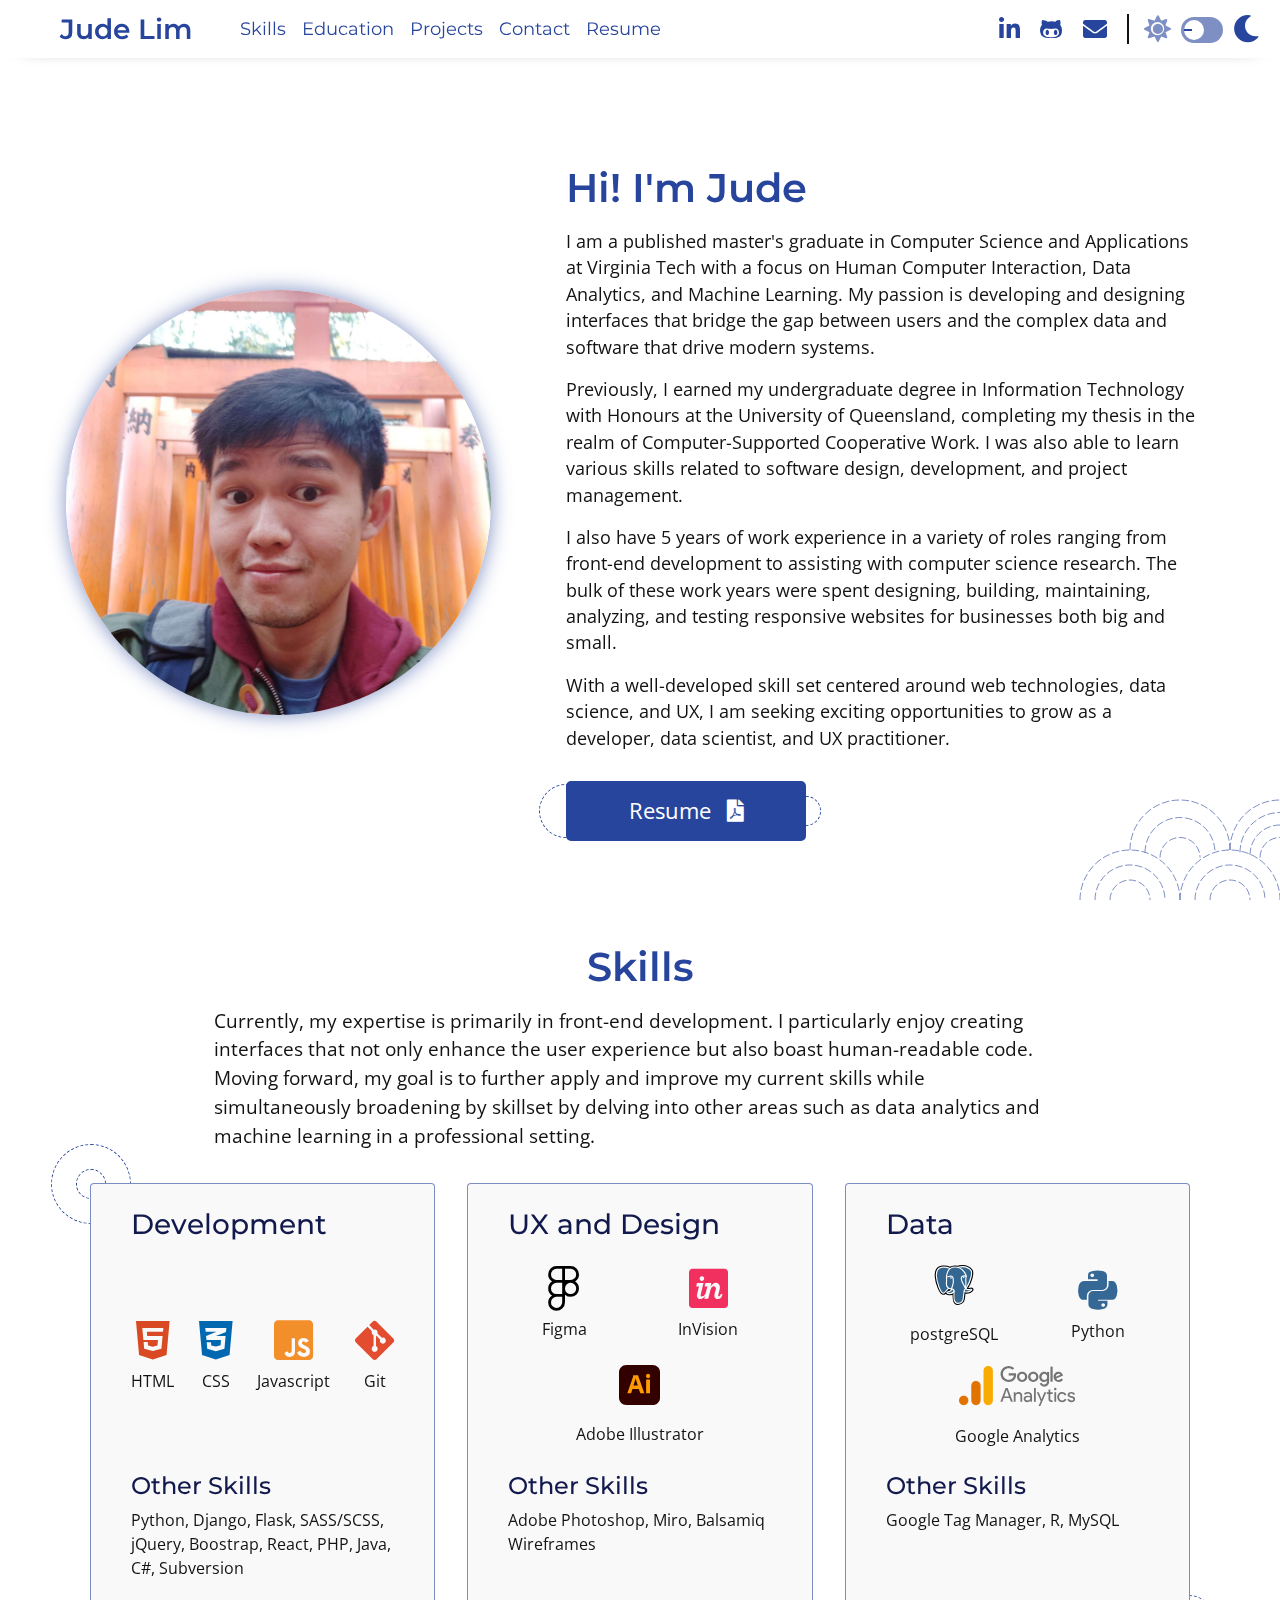
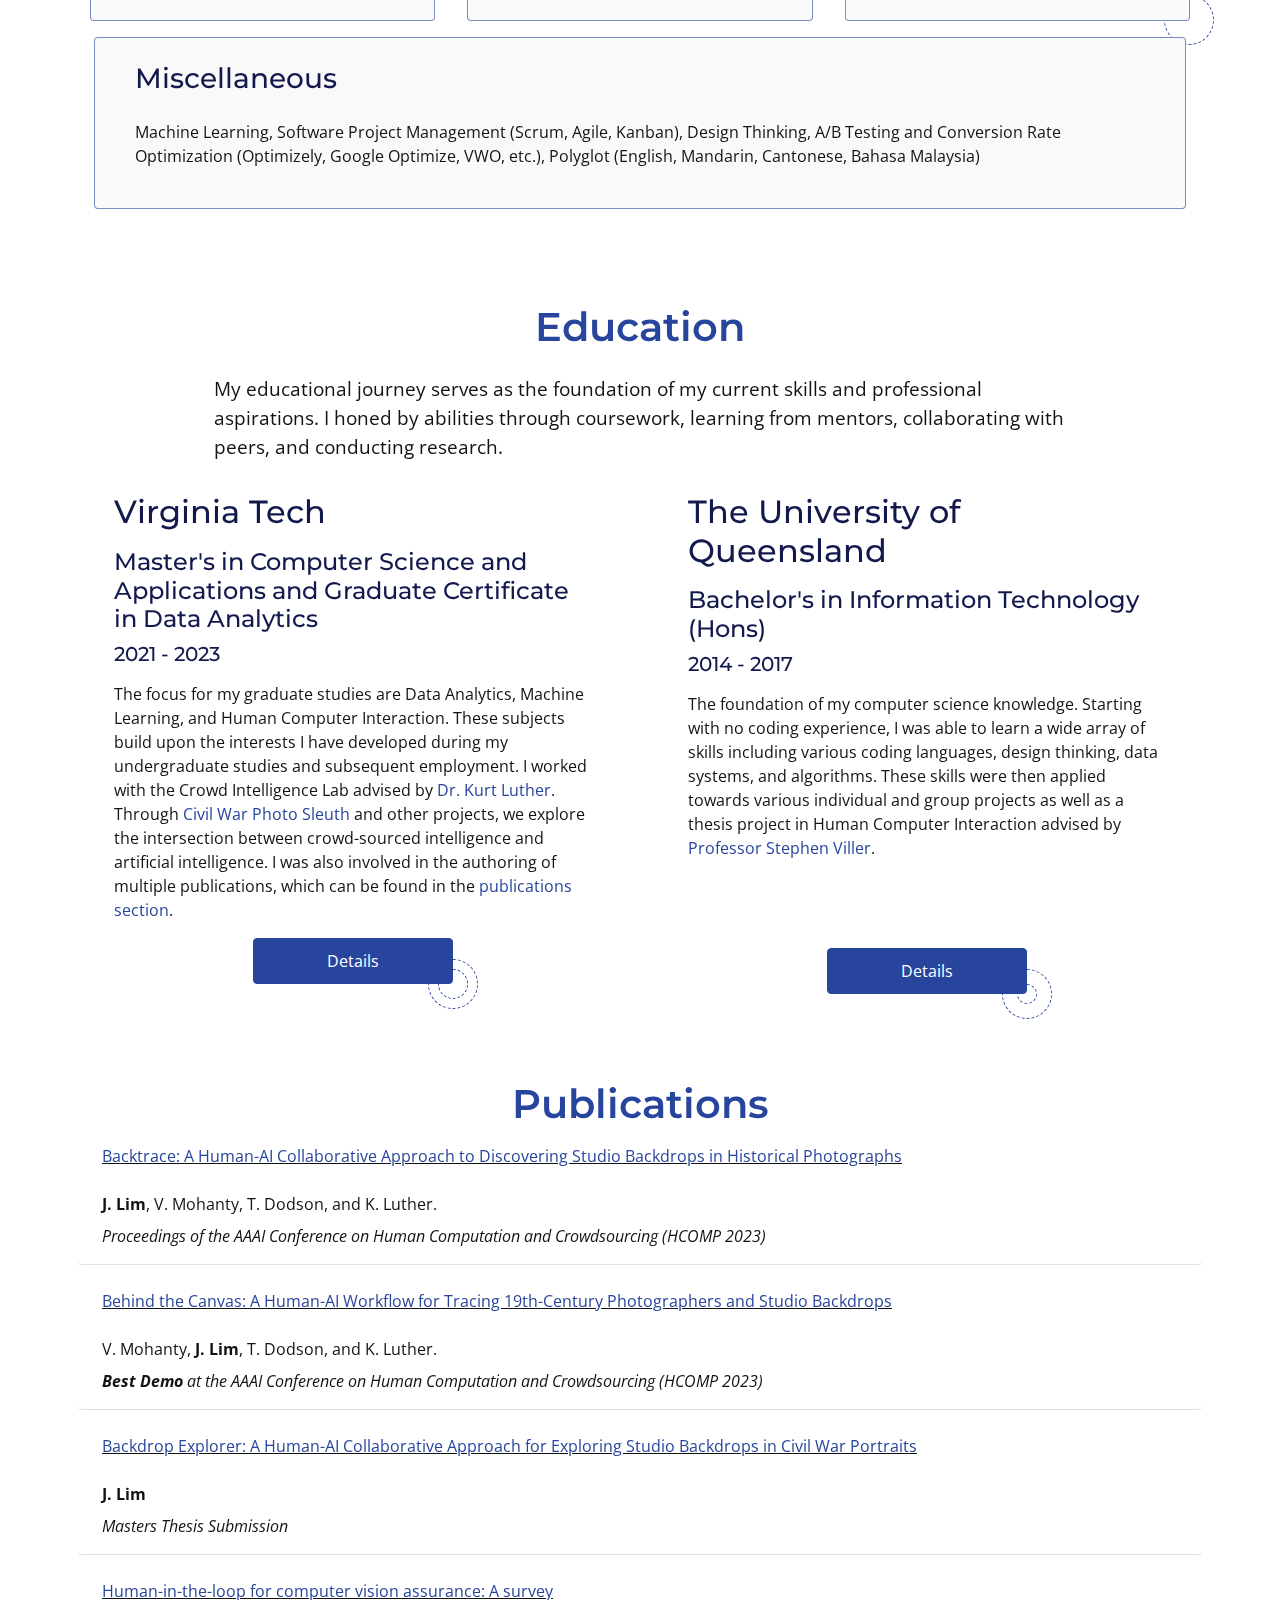
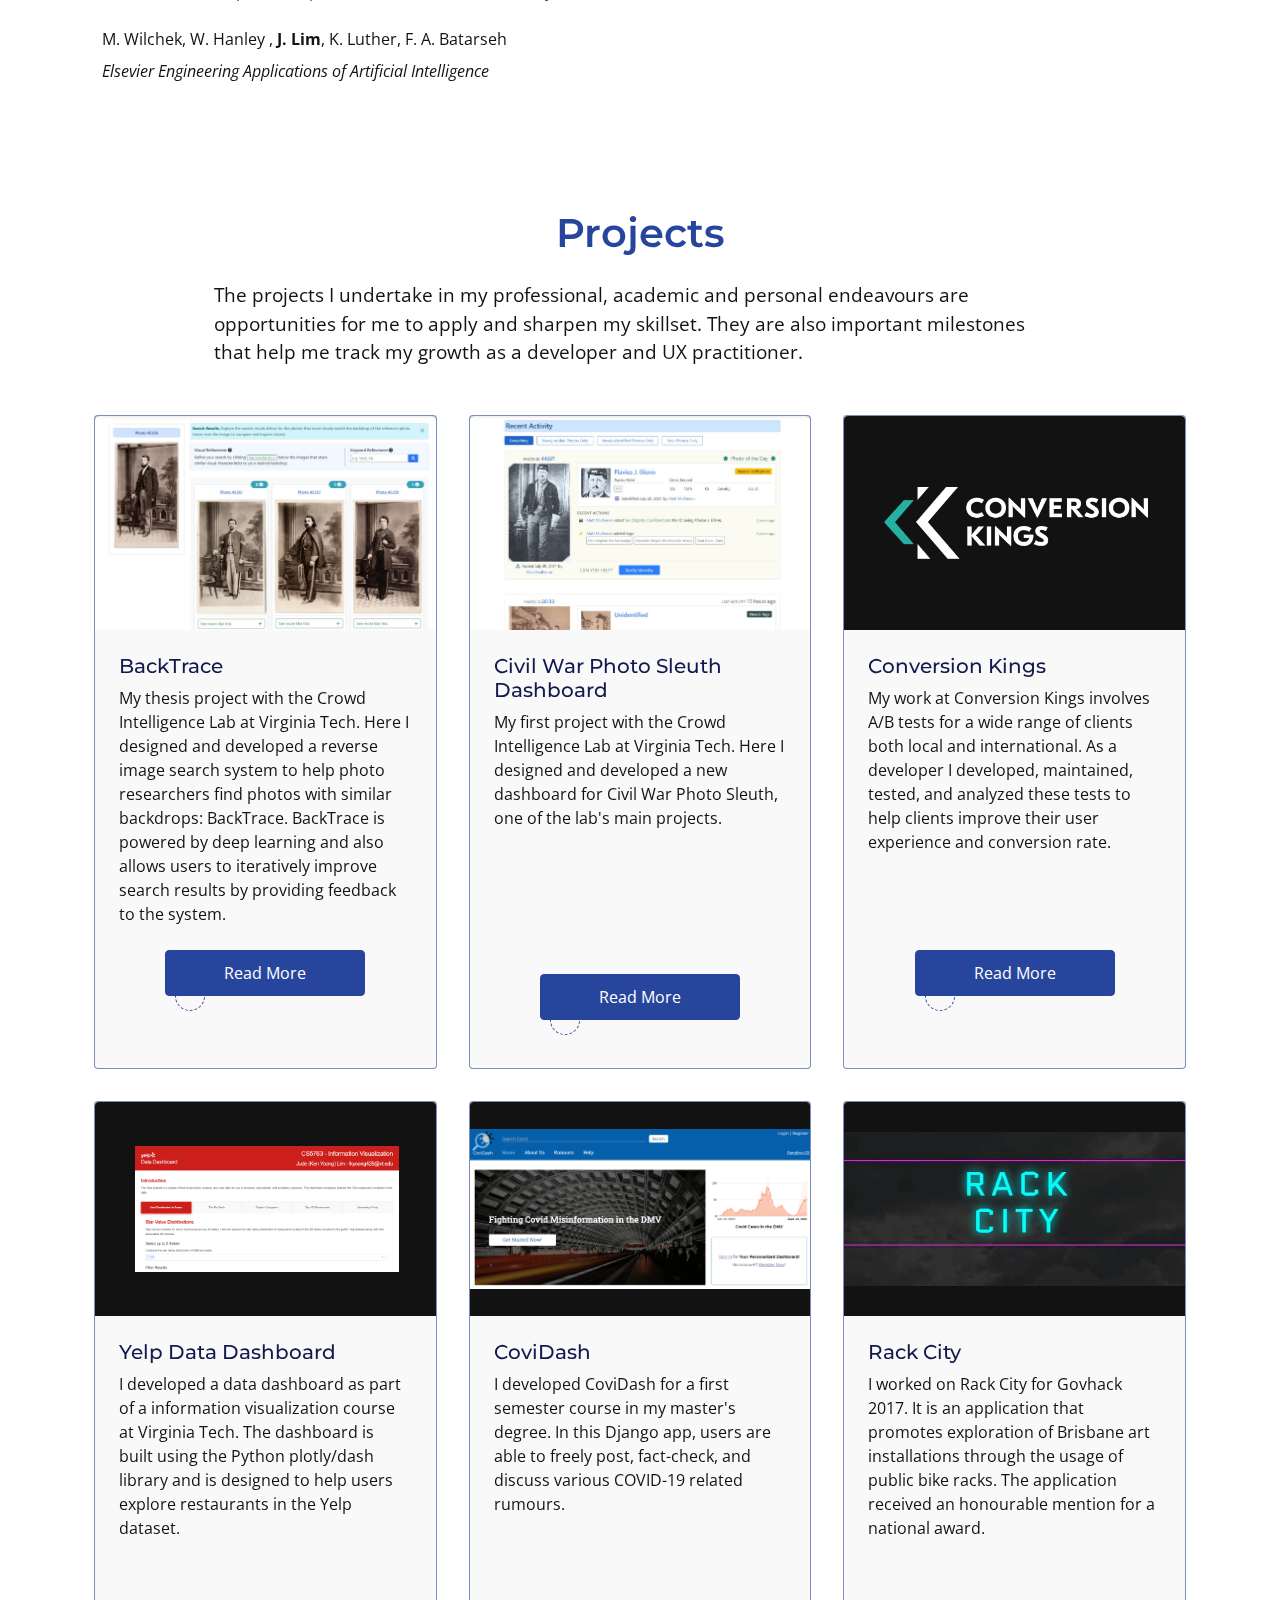
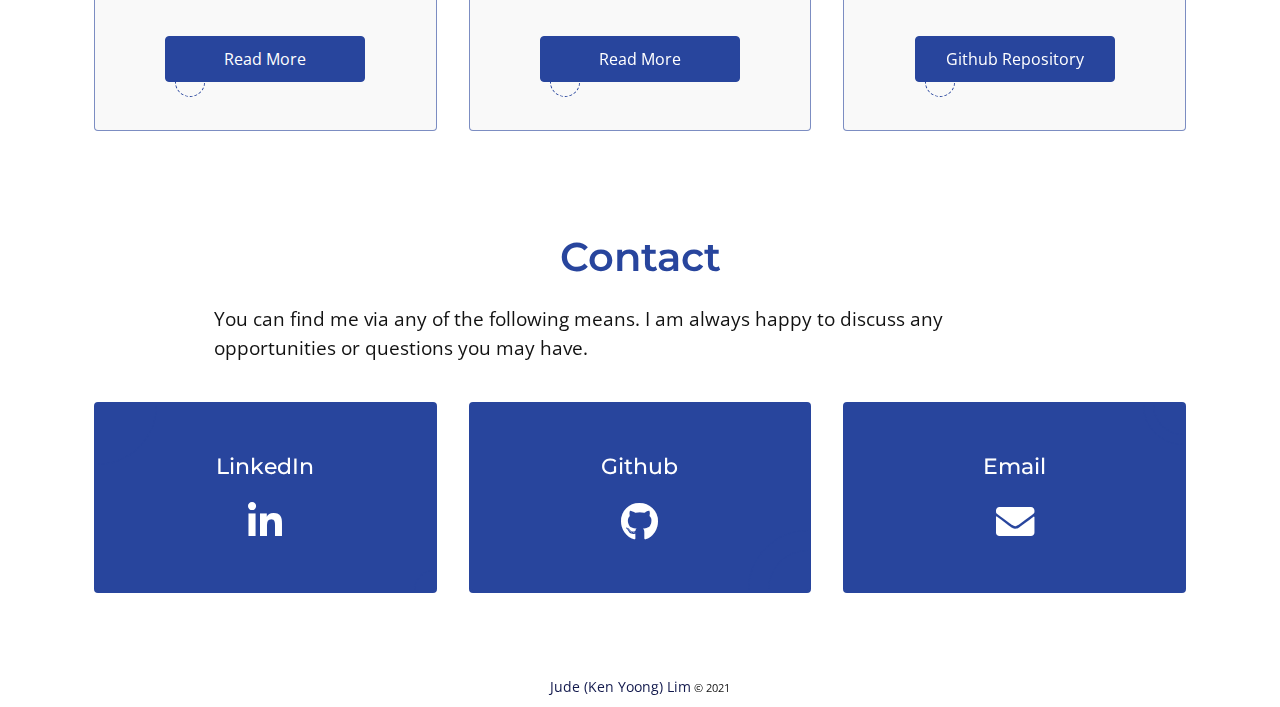
<file: index.html>
<!doctype html>
<html lang="en">

<head>
    <meta charset="utf-8">
    <meta name="viewport" content="width=device-width, initial-scale=1, maximum-scale=1, user-scalable=no">
    <link rel="icon" type="image/ico" href="img/logo.ico">

    <title>Jude Lim's Personal Homepage</title>

    <!--Stylesheets-->
    <link rel="stylesheet" href="css/normalize.css">
    <link rel="stylesheet" href="css/slick-theme.css">
    <link rel="stylesheet" href="css/slick.css">
    <link rel="stylesheet" href="css/bootstrap.min.css">
    <link rel="stylesheet" href="css/style.css">
    <link rel="stylesheet" href="css/all.min.css">
    <link rel="preconnect" href="https://fonts.googleapis.com">
    <link rel="preconnect" href="https://fonts.gstatic.com" crossorigin>
    <link
        href="https://fonts.googleapis.com/css2?family=Montserrat:ital,wght@0,100;0,400;0,600;1,100;1,400;1,600&family=Open+Sans:ital,wght@0,400;0,600;0,700;1,400;1,600;1,700&display=swap"
        rel="stylesheet">

    <!--Scripts-->
    <script src="js/jquery-3.6.0.min.js" defer></script>
    <script src="js/bootstrap.bundle.min.js" defer></script>
    <script src="js/slick.min.js" defer></script>
    <script src="js/scripts.js" defer></script>

</head>

<body>
    <noscript>You need to enable JavaScript to run this app.</noscript>

    <header>
        <nav class="navbar fixed-top navbar-expand-lg">
            <div class="mobo-toggle">
                <div class="top"></div>
                <div class="mid"></div>
                <div class="bot"></div>
            </div>

            <div class="collapse navbar-collapse" id="navbarNav">
                <a href="#bio" class="nav-name">
                    Jude Lim
                </a>

                <ul class="navbar-nav">
                    <li class="nav-item">
                        <a class="nav-link" href="#skills">Skills</a>
                    </li>
                    <li class="nav-item">
                        <a class="nav-link" href="#education">Education</a>
                    </li>
                    <li class="nav-item">
                        <a class="nav-link" href="#projects">Projects</a>
                    </li>
                    <li class="nav-item">
                        <a class="nav-link" href="#contact">Contact</a>
                    </li>
                    <li class="nav-item">
                        <a href="/download/Resume.pdf" target="_blank" rel="noopener noreferrer" class="nav-link"
                            href="#">Resume</a>
                    </li>
                </ul>
            </div>

            <div class="d-flex align-items-center nav-right">
                <div class="d-flex justify-content-end socials">
                    <a target="_blank" rel="noopener noreferrer" href="https://www.linkedin.com/in/jude-lim-9a2612101/">

                        <i class="fab fa-linkedin-in"></i>
                    </a>
                    <a target="_blank" rel="noopener noreferrer" href="https://github.com/KenLim4337/">

                        <i class="fab fa-github-alt"></i>
                    </a>
                    <a target="_blank" rel="noopener noreferrer" href="mailto:lkyoong428@gmail.com">

                        <i class="fas fa-envelope"></i>
                    </a>
                </div>
                <div class="toggle-wrap">


                    <button class="modeToggle" data-toggle="tooltip" data-placement="top"
                        title="Click to toggle dark mode!">
                        <div class="toggleInner">
                            <div class="toggleCircle"></div>
                        </div>
                    </button>

                    <i class="darkIcon fas fa-sun"></i>

                    <i class="lightIcon fas fa-moon"></i>
                </div>
            </div>
        </nav>
    </header>

    <main>
        <section id="bio" class="container bio-block p-2">
            <div class="row align-items-center">
                <div class="head-wrap">
                    <img class="headshot" src="img/headshot.jpg" alt="Headshot">
                </div>
                <div class="bio-text py-3">
                    <h1>Hi! I'm Jude</h1>

                    <div class="bio-body pt-2">
                        <p>
                            I am a published master's graduate in Computer Science and Applications at Virginia Tech with a focus on
                            Human Computer Interaction, Data Analytics, and Machine Learning. My passion is developing
                            and designing interfaces that bridge the gap between users and the complex data and software
                            that drive modern systems.
                        </p>

                        <p>
                            Previously, I earned my undergraduate degree in Information Technology with Honours at the
                            University of
                            Queensland, completing my thesis in the realm of Computer-Supported Cooperative Work. I was
                            also able to learn various skills related to software design, development, and project
                            management.
                        </p>

                        <p>
                            I also have 5 years of work experience in a variety of roles ranging from front-end
                            development to assisting with computer science research. The bulk of these work years were spent designing, building, maintaining, analyzing, and testing responsive websites for businesses both big and small.
                        </p>

                        <p>
                            With a well-developed skill set centered around web technologies, data science, and UX, I am seeking 
                            exciting opportunities to grow as a developer, data scientist, and UX practitioner.
                        </p>

                        <div class="cta-wrap">
                            <a href="/download/Resume.pdf" target="_blank" rel="noopener noreferrer"
                                class="resume-cta d-block">Resume <i class="fas fa-file-pdf"></i></a>
                        </div>
                    </div>
                </div>
            </div>
        </section>

        <section id="skills" class="container skills-block p-2">
            <h1 class="text-center">Skills</h1>

            <div class="section-sub-header text-left my-3 px-4">
                Currently, my expertise is primarily in front-end development. I particularly enjoy creating interfaces that not only enhance the user experience but also boast human-readable code. Moving forward, my goal is to further apply and improve my current skills while simultaneously broadening by skillset by delving into other areas such as data analytics and machine learning in a professional setting.
            </div>

            <div class="skill-wrapper row px-2 mt-4">
                <!--Dev, UX/Design, Data-->
                <div class="col-lg-4 p-2 px-3">
                    <div class="card rounded p-4 pb-2">
                        <h3 class="text-left ps-3 pe-3">Development</h3>

                        <div class="card-body">
                            <div class="highlighted-skills">
                                <div class="row justify-content-around align-items-center">
                                    <span class="key-skill d-inline-block" data-toggle="tooltip" data-placement="top"
                                        title="HTML"><i class="fab fa-html5"></i>
                                        <div>HTML</div>
                                    </span>
                                    <span class="key-skill d-inline-block" data-toggle="tooltip" data-placement="top"
                                        title="CSS"><i class="fab fa-css3-alt"></i>
                                        <div>CSS</div>
                                    </span>
                                    <span class="key-skill d-inline-block" data-toggle="tooltip" data-placement="top"
                                        title="Javascript" data-toggle="tooltip" data-placement="top"
                                        title="Javascript"><i class="fab fa-js-square"></i>
                                        <div>Javascript</div>
                                    </span>
                                    <span class="key-skill d-inline-block" data-toggle="tooltip" data-placement="top"
                                        title="Git"><i class="fab fa-git-alt"></i>
                                        <div>Git</div>
                                    </span>
                                </div>
                            </div>

                            <div class="other-skills mt-1">
                                <h4 class="text-left">Other Skills</h4>
                                <p class="text-left">
                                    Python, Django, Flask, SASS/SCSS, jQuery, Boostrap, React, PHP, Java, C#, Subversion
                                </p>
                            </div>
                        </div>
                    </div>
                </div>
                <div class="col-lg-4 p-2 px-3">
                    <div class="card rounded p-4 pb-2 pb-3">
                        <h3 class="text-left ps-3 pe-3">UX and Design</h3>

                        <div class="card-body">
                            <div class="highlighted-skills">
                                <div class="row justify-content-around align-items-center">
                                    <span class="key-skill d-inline-block" data-toggle="tooltip" data-placement="top"
                                        title="Figma"><i class="fab fa-figma"></i>
                                        <div>Figma</div>
                                    </span>

                                    <span class="key-skill d-inline-block" data-toggle="tooltip" data-placement="top"
                                        title="InVision"><i class="fab fa-invision"></i>
                                        <div>InVision</div>
                                    </span>

                                    <span class="key-skill d-inline-block" data-toggle="tooltip" data-placement="top"
                                        title="Adobe Illustrator"><i>
                                            <svg xmlns="http://www.w3.org/2000/svg"
                                                style="enable-background:new 0 0 240 234" version="1.1"
                                                viewBox="0 0 240 234" xml:space="preserve">
                                                <title>Adobe Illustrator CC logo</title>
                                                <style type="text/css">
                                                    .st0 {
                                                        fill: #330000;
                                                    }

                                                    .st1 {
                                                        fill: #FF9A00;
                                                    }
                                                </style>
                                                <g id="vlpa">
                                                    <g id="vlpb">
                                                        <g id="vlpc">
                                                            <g id="vlpd">
                                                                <path class="st0"
                                                                    d="M42.5,0h155C221,0,240,19,240,42.5v149c0,23.5-19,42.5-42.5,42.5h-155C19,234,0,215,0,191.5v-149      C0,19,19,0,42.5,0z" />
                                                            </g>
                                                        </g>
                                                    </g>
                                                    <g id="vlpe">
                                                        <g id="vlpf">
                                                            <path class="st1"
                                                                d="m116 140h-37.2l-7.6 23.5c-0.2 0.9-1 1.5-1.9 1.4h-18.8c-1.1 0-1.4-0.6-1.1-1.8l32.2-92.7c0.3-1 0.6-2.1 1-3.3 0.4-2.1 0.6-4.3 0.6-6.5-0.1-0.5 0.3-1 0.8-1.1h0.3 25.6c0.8 0 1.2 0.3 1.3 0.8l36.5 103c0.3 1.1 0 1.6-1 1.6h-20.9c-0.7 0.1-1.4-0.4-1.6-1.1l-8.2-23.8zm-31.4-20.3h25.4c-0.6-2.1-1.4-4.6-2.3-7.2-0.9-2.7-1.8-5.6-2.7-8.6-1-3.1-1.9-6.1-2.9-9.2s-1.9-6-2.7-8.9c-0.8-2.8-1.5-5.4-2.2-7.8h-0.2c-0.9 4.3-2 8.6-3.4 12.9-1.5 4.8-3 9.8-4.6 14.8-1.4 5.1-2.9 9.8-4.4 14z" />
                                                            <path class="st1"
                                                                d="m170 77c-3.3 0.1-6.5-1.2-8.9-3.5-2.3-2.5-3.5-5.8-3.4-9.2-0.1-3.4 1.2-6.6 3.6-8.9s5.6-3.5 8.9-3.5c3.9 0 6.9 1.2 9.1 3.5 2.2 2.4 3.4 5.6 3.3 8.9 0.1 3.4-1.1 6.7-3.5 9.2-2.3 2.4-5.7 3.7-9.1 3.5zm-11.2 86.8v-77c0-1 0.4-1.4 1.3-1.4h19.8c0.9 0 1.3 0.5 1.3 1.4v77c0 1.1-0.4 1.6-1.3 1.6h-19.6c-1 0-1.5-0.6-1.5-1.6z" />
                                                        </g>
                                                    </g>
                                                </g>
                                            </svg>
                                        </i>
                                        <div>Adobe Illustrator</div>
                                    </span>
                                </div>
                            </div>

                            <div class="other-skills mt-1">
                                <h4 class="text-left">Other Skills</h4>
                                <p class="text-left">
                                    Adobe Photoshop, Miro, Balsamiq Wireframes
                                </p>
                            </div>
                        </div>
                    </div>
                </div>

                <div class="col-lg-4 p-2 px-3">
                    <div class="card rounded p-4 pb-2">
                        <h3 class="text-left ps-3 pe-3">Data</h3>

                        <div class="card-body">
                            <div class="highlighted-skills">
                                <div class="row justify-content-around align-items-center">

                                    <span class="key-skill d-inline-block" data-toggle="tooltip" data-placement="top"
                                        title="postgreSQL"><i>
                                            <svg xmlns="http://www.w3.org/2000/svg" height="64" viewBox="0 0 25.6 25.6"
                                                width="64">
                                                <style>
                                                    .B {
                                                        stroke-linecap: round
                                                    }

                                                    .C {
                                                        stroke-linejoin: round
                                                    }

                                                    .D {
                                                        stroke-linejoin: miter
                                                    }

                                                    .E {
                                                        stroke-width: .716
                                                    }
                                                </style>
                                                <g fill="none" stroke="#fff">
                                                    <path
                                                        d="M18.983 18.636c.163-1.357.114-1.555 1.124-1.336l.257.023c.777.035 1.793-.125 2.4-.402 1.285-.596 2.047-1.592.78-1.33-2.89.596-3.1-.383-3.1-.383 3.053-4.53 4.33-10.28 3.227-11.687-3.004-3.84-8.205-2.024-8.292-1.976l-.028.005c-.57-.12-1.2-.19-1.93-.2-1.308-.02-2.3.343-3.054.914 0 0-9.277-3.822-8.846 4.807.092 1.836 2.63 13.9 5.66 10.25C8.29 15.987 9.36 14.86 9.36 14.86c.53.353 1.167.533 1.834.468l.052-.044a2.01 2.01 0 0 0 .021.518c-.78.872-.55 1.025-2.11 1.346-1.578.325-.65.904-.046 1.056.734.184 2.432.444 3.58-1.162l-.046.183c.306.245.285 1.76.33 2.842s.116 2.093.337 2.688.48 2.13 2.53 1.7c1.713-.367 3.023-.896 3.143-5.81"
                                                        fill="#000" stroke="#000" stroke-linecap="butt"
                                                        stroke-width="2.149" class="D" />
                                                    <path
                                                        d="M23.535 15.6c-2.89.596-3.1-.383-3.1-.383 3.053-4.53 4.33-10.28 3.228-11.687-3.004-3.84-8.205-2.023-8.292-1.976l-.028.005a10.31 10.31 0 0 0-1.929-.201c-1.308-.02-2.3.343-3.054.914 0 0-9.278-3.822-8.846 4.807.092 1.836 2.63 13.9 5.66 10.25C8.29 15.987 9.36 14.86 9.36 14.86c.53.353 1.167.533 1.834.468l.052-.044a2.02 2.02 0 0 0 .021.518c-.78.872-.55 1.025-2.11 1.346-1.578.325-.65.904-.046 1.056.734.184 2.432.444 3.58-1.162l-.046.183c.306.245.52 1.593.484 2.815s-.06 2.06.18 2.716.48 2.13 2.53 1.7c1.713-.367 2.6-1.32 2.725-2.906.088-1.128.286-.962.3-1.97l.16-.478c.183-1.53.03-2.023 1.085-1.793l.257.023c.777.035 1.794-.125 2.39-.402 1.285-.596 2.047-1.592.78-1.33z"
                                                        fill="#336791" stroke="none" />
                                                    <g class="E">
                                                        <g class="B">
                                                            <path
                                                                d="M12.814 16.467c-.08 2.846.02 5.712.298 6.4s.875 2.05 2.926 1.612c1.713-.367 2.337-1.078 2.607-2.647l.633-5.017M10.356 2.2S1.072-1.596 1.504 7.033c.092 1.836 2.63 13.9 5.66 10.25C8.27 15.95 9.27 14.907 9.27 14.907m6.1-13.4c-.32.1 5.164-2.005 8.282 1.978 1.1 1.407-.175 7.157-3.228 11.687"
                                                                class="C" />
                                                            <path
                                                                d="M20.425 15.17s.2.98 3.1.382c1.267-.262.504.734-.78 1.33-1.054.49-3.418.615-3.457-.06-.1-1.745 1.244-1.215 1.147-1.652-.088-.394-.69-.78-1.086-1.744-.347-.84-4.76-7.29 1.224-6.333.22-.045-1.56-5.7-7.16-5.782S7.99 8.196 7.99 8.196"
                                                                stroke-linejoin="bevel" />
                                                        </g>
                                                        <g class="C">
                                                            <path
                                                                d="M11.247 15.768c-.78.872-.55 1.025-2.11 1.346-1.578.325-.65.904-.046 1.056.734.184 2.432.444 3.58-1.163.35-.49-.002-1.27-.482-1.468-.232-.096-.542-.216-.94.23z" />
                                                            <path
                                                                d="M11.196 15.753c-.08-.513.168-1.122.433-1.836.398-1.07 1.316-2.14.582-5.537-.547-2.53-4.22-.527-4.22-.184s.166 1.74-.06 3.365c-.297 2.122 1.35 3.916 3.246 3.733"
                                                                class="B" />
                                                        </g>
                                                    </g>
                                                    <g fill="#fff" class="D">
                                                        <path
                                                            d="M10.322 8.145c-.017.117.215.43.516.472s.558-.202.575-.32-.215-.246-.516-.288-.56.02-.575.136z"
                                                            stroke-width=".239" />
                                                        <path
                                                            d="M19.486 7.906c.016.117-.215.43-.516.472s-.56-.202-.575-.32.215-.246.516-.288.56.02.575.136z"
                                                            stroke-width=".119" />
                                                    </g>
                                                    <path
                                                        d="M20.562 7.095c.05.92-.198 1.545-.23 2.524-.046 1.422.678 3.05-.413 4.68"
                                                        class="B C E" />
                                                </g>
                                            </svg>
                                        </i>
                                        <div>postgreSQL</div>
                                    </span>

                                    <span class="key-skill d-inline-block" data-toggle="tooltip" data-placement="top"
                                        title="Python"><i class="fab fa-python"></i></i>
                                        <div>Python</div>
                                    </span>

                                    <span class="key-skill d-inline-block" data-toggle="tooltip" data-placement="top"
                                        title="Google Analytics"><i>
                                            <svg xmlns:dc="http://purl.org/dc/elements/1.1/"
                                                xmlns:cc="http://creativecommons.org/ns#"
                                                xmlns:rdf="http://www.w3.org/1999/02/22-rdf-syntax-ns#"
                                                xmlns:svg="http://www.w3.org/2000/svg"
                                                xmlns="http://www.w3.org/2000/svg"
                                                xmlns:xlink="http://www.w3.org/1999/xlink"
                                                xmlns:sodipodi="http://sodipodi.sourceforge.net/DTD/sodipodi-0.dtd"
                                                xmlns:inkscape="http://www.inkscape.org/namespaces/inkscape"
                                                inkscape:version="1.0 (4035a4f, 2020-05-01)"
                                                sodipodi:docname="Analytics_1.svg" id="svg4243" version="1.1"
                                                viewBox="0 0 450 154.87004" height="154.87004pt" width="450pt">
                                                <metadata id="metadata4247">
                                                    <rdf:RDF>
                                                        <cc:Work rdf:about="">
                                                            <dc:format>image/svg+xml</dc:format>
                                                            <dc:type
                                                                rdf:resource="http://purl.org/dc/dcmitype/StillImage" />
                                                        </cc:Work>
                                                    </rdf:RDF>
                                                </metadata>
                                                <sodipodi:namedview inkscape:current-layer="svg4243"
                                                    inkscape:window-maximized="0" inkscape:window-y="0"
                                                    inkscape:window-x="0" inkscape:cy="5.2810631"
                                                    inkscape:cx="97.109558" inkscape:zoom="0.39975639" showgrid="false"
                                                    id="namedview4245" inkscape:window-height="900"
                                                    inkscape:window-width="1440" inkscape:pageshadow="2"
                                                    inkscape:pageopacity="0" guidetolerance="10" gridtolerance="10"
                                                    objecttolerance="10" borderopacity="1" bordercolor="#666666"
                                                    pagecolor="#ffffff" />
                                                <defs id="defs1428">
                                                    <g id="g1319">
                                                        <symbol id="glyph0-0" overflow="visible">
                                                            <path id="path833"
                                                                d="M 21.046875,0 H 3.3125 v -30.078125 h 17.734375 z m -2.53125,-2.390625 v -25.28125 H 5.84375 v 25.28125 z m 0,0"
                                                                style="stroke:none" />
                                                        </symbol>
                                                        <symbol id="glyph0-1" overflow="visible">
                                                            <path id="path836"
                                                                d="M 3.359375,-30.078125 H 14.15625 c 1.507812,0 2.925781,0.355469 4.25,1.0625 1.332031,0.699219 2.390625,1.664063 3.171875,2.890625 0.789063,1.230469 1.1875,2.617188 1.1875,4.15625 0,1.460938 -0.375,2.734375 -1.125,3.828125 -0.742187,1.09375 -1.742187,1.933594 -3,2.515625 v 0.171875 c 1.519531,0.5 2.753906,1.371094 3.703125,2.609375 0.945312,1.230469 1.421875,2.667969 1.421875,4.3125 0,1.625 -0.414063,3.089844 -1.234375,4.390625 -0.824219,1.304687 -1.929688,2.320313 -3.3125,3.046875 C 17.832031,-0.363281 16.335938,0 14.734375,0 h -11.375 z M 14.15625,-17.09375 c 1.007812,0 1.894531,-0.226562 2.65625,-0.6875 0.769531,-0.46875 1.363281,-1.070312 1.78125,-1.8125 0.425781,-0.738281 0.640625,-1.5 0.640625,-2.28125 0,-0.757812 -0.203125,-1.507812 -0.609375,-2.25 -0.40625,-0.738281 -0.980469,-1.347656 -1.71875,-1.828125 -0.742188,-0.476563 -1.601562,-0.71875 -2.578125,-0.71875 H 6.9375 v 9.578125 z m 0.796875,13.6875 c 1.007813,0 1.910156,-0.25 2.703125,-0.75 0.800781,-0.5 1.414062,-1.148438 1.84375,-1.953125 0.4375,-0.800781 0.65625,-1.617187 0.65625,-2.453125 0,-0.84375 -0.226562,-1.660156 -0.671875,-2.453125 -0.449219,-0.800781 -1.078125,-1.445313 -1.890625,-1.9375 -0.8125,-0.488281 -1.75,-0.734375 -2.8125,-0.734375 H 6.9375 v 10.28125 z m 0,0"
                                                                style="stroke:none" />
                                                        </symbol>
                                                        <symbol id="glyph0-2" overflow="visible">
                                                            <path id="path839"
                                                                d="m 4.75,-25.375 c -0.699219,0 -1.304688,-0.25 -1.8125,-0.75 -0.5,-0.5 -0.75,-1.101562 -0.75,-1.8125 0,-0.71875 0.25,-1.320312 0.75,-1.8125 0.507812,-0.488281 1.113281,-0.734375 1.8125,-0.734375 0.726562,0 1.335938,0.246094 1.828125,0.734375 0.488281,0.492188 0.734375,1.09375 0.734375,1.8125 0,0.710938 -0.246094,1.3125 -0.734375,1.8125 -0.492187,0.5 -1.101563,0.75 -1.828125,0.75 z m -1.765625,3.953125 h 3.5625 V 0 h -3.5625 z m 0,0"
                                                                style="stroke:none" />
                                                        </symbol>
                                                        <symbol id="glyph0-3" overflow="visible">
                                                            <path id="path842"
                                                                d="m 12.1875,0.671875 c -2.054688,0 -3.890625,-0.492187 -5.515625,-1.46875 C 5.046875,-1.773438 3.78125,-3.125 2.875,-4.84375 1.96875,-6.570312 1.515625,-8.515625 1.515625,-10.671875 c 0,-2.039063 0.425781,-3.9375 1.28125,-5.6875 0.851563,-1.75 2.066406,-3.140625 3.640625,-4.171875 1.582031,-1.039062 3.398438,-1.5625 5.453125,-1.5625 2.09375,0 3.910156,0.46875 5.453125,1.40625 1.539062,0.9375 2.722656,2.234375 3.546875,3.890625 0.832031,1.648437 1.25,3.539063 1.25,5.671875 0,0.335938 -0.03125,0.699219 -0.09375,1.09375 H 5.078125 c 0.082031,1.617188 0.472656,2.984375 1.171875,4.109375 0.707031,1.125 1.597656,1.96875 2.671875,2.53125 1.082031,0.554687 2.210937,0.828125 3.390625,0.828125 2.789062,0 4.898438,-1.285156 6.328125,-3.859375 l 3.03125,1.46875 c -0.898437,1.710937 -2.140625,3.074219 -3.734375,4.09375 -1.59375,1.019531 -3.511719,1.53125 -5.75,1.53125 z m 6.171875,-13.65625 c -0.0625,-0.894531 -0.320313,-1.789063 -0.765625,-2.6875 -0.449219,-0.894531 -1.152344,-1.648437 -2.109375,-2.265625 -0.949219,-0.613281 -2.148437,-0.921875 -3.59375,-0.921875 -1.6875,0 -3.121094,0.542969 -4.296875,1.625 -1.167969,1.074219 -1.933594,2.492187 -2.296875,4.25 z m 0,0"
                                                                style="stroke:none" />
                                                        </symbol>
                                                        <symbol id="glyph0-4" overflow="visible">
                                                            <path id="path845"
                                                                d="m 2.640625,-21.421875 h 3.40625 v 3.15625 H 6.21875 c 0.582031,-1.0625 1.519531,-1.960937 2.8125,-2.703125 1.289062,-0.75 2.660156,-1.125 4.109375,-1.125 2.582031,0 4.550781,0.75 5.90625,2.25 1.351563,1.5 2.03125,3.539062 2.03125,6.109375 V 0 h -3.5625 v -13.1875 c 0,-1.988281 -0.480469,-3.429688 -1.4375,-4.328125 -0.949219,-0.894531 -2.246094,-1.34375 -3.890625,-1.34375 -1.15625,0 -2.1875,0.324219 -3.09375,0.96875 -0.90625,0.648437 -1.617188,1.496094 -2.125,2.546875 -0.5,1.042969 -0.75,2.140625 -0.75,3.296875 V 0 H 2.640625 Z m 0,0"
                                                                style="stroke:none" />
                                                        </symbol>
                                                        <symbol id="glyph0-5" overflow="visible">
                                                            <path id="path848"
                                                                d="m 0.296875,-21.421875 h 3.8125 L 10.75,-4.203125 h 0.09375 l 6.71875,-17.21875 h 3.734375 L 12.5625,0 H 8.953125 Z m 0,0"
                                                                style="stroke:none" />
                                                        </symbol>
                                                        <symbol id="glyph0-6" overflow="visible">
                                                            <path id="path851"
                                                                d="m 10.421875,0.671875 c -2.585937,0 -4.554687,-0.7539062 -5.90625,-2.265625 -1.355469,-1.507812 -2.03125,-3.625 -2.03125,-6.34375 v -13.484375 h 3.5625 v 12.9375 c 0,2.042969 0.457031,3.542969 1.375,4.5 0.925781,0.949219 2.175781,1.421875 3.75,1.421875 1.207031,0 2.28125,-0.320312 3.21875,-0.96875 0.9375,-0.644531 1.660156,-1.484375 2.171875,-2.515625 0.519531,-1.039063 0.78125,-2.132813 0.78125,-3.28125 v -12.09375 h 3.578125 V 0 h -3.40625 V -3.109375 H 17.34375 c -0.585938,1.0625 -1.523438,1.960937 -2.8125,2.6875 -1.292969,0.726563 -2.664062,1.09375 -4.109375,1.09375 z m 0,0"
                                                                style="stroke:none" />
                                                        </symbol>
                                                        <symbol id="glyph0-7" overflow="visible">
                                                            <path id="path854"
                                                                d="m 11.765625,0.671875 c -1.9375,0 -3.683594,-0.492187 -5.234375,-1.46875 C 4.976562,-1.773438 3.753906,-3.125 2.859375,-4.84375 c -0.898437,-1.726562 -1.34375,-3.679688 -1.34375,-5.859375 0,-2.15625 0.445313,-4.101563 1.34375,-5.84375 0.894531,-1.738281 2.117187,-3.097656 3.671875,-4.078125 1.550781,-0.976562 3.296875,-1.46875 5.234375,-1.46875 1.625,0 3.078125,0.375 4.359375,1.125 1.289062,0.742188 2.269531,1.652344 2.9375,2.734375 h 0.171875 l -0.171875,-2.96875 v -8.875 h 3.578125 V 0 h -3.40625 V -3.15625 H 19.0625 c -0.667969,1.074219 -1.648438,1.980469 -2.9375,2.71875 -1.28125,0.738281 -2.734375,1.109375 -4.359375,1.109375 z m 0.375,-3.234375 c 1.257813,0 2.425781,-0.332031 3.5,-1 1.082031,-0.675781 1.953125,-1.628906 2.609375,-2.859375 0.65625,-1.238281 0.984375,-2.664063 0.984375,-4.28125 0,-1.625 -0.328125,-3.050781 -0.984375,-4.28125 -0.65625,-1.238281 -1.527344,-2.191406 -2.609375,-2.859375 -1.074219,-0.675781 -2.242187,-1.015625 -3.5,-1.015625 -1.230469,0 -2.390625,0.339844 -3.484375,1.015625 -1.09375,0.667969 -1.96875,1.625 -2.625,2.875 -0.65625,1.242188 -0.984375,2.664062 -0.984375,4.265625 0,1.59375 0.328125,3.015625 0.984375,4.265625 0.65625,1.242188 1.53125,2.199219 2.625,2.875 1.09375,0.667969 2.253906,1 3.484375,1 z m 0,0"
                                                                style="stroke:none" />
                                                        </symbol>
                                                        <symbol id="glyph0-8" overflow="visible">
                                                            <path id="path857"
                                                                d="M 9.484375,0.671875 C 7.921875,0.671875 6.519531,0.363281 5.28125,-0.25 4.050781,-0.863281 3.097656,-1.707031 2.421875,-2.78125 c -0.667969,-1.082031 -1,-2.3125 -1,-3.6875 0,-2.269531 0.851563,-4.039062 2.5625,-5.3125 1.707031,-1.269531 3.863281,-1.90625 6.46875,-1.90625 1.289063,0 2.488281,0.140625 3.59375,0.421875 1.101563,0.273437 1.953125,0.589844 2.546875,0.953125 v -1.296875 c 0,-1.59375 -0.5625,-2.875 -1.6875,-3.84375 -1.117188,-0.96875 -2.527344,-1.453125 -4.234375,-1.453125 -1.179687,0 -2.277344,0.261719 -3.296875,0.78125 -1.023438,0.523438 -1.828125,1.246094 -2.421875,2.171875 l -2.6875,-2.015625 C 3.109375,-19.257812 4.269531,-20.269531 5.75,-21 c 1.488281,-0.726562 3.128906,-1.09375 4.921875,-1.09375 2.90625,0 5.179687,0.765625 6.828125,2.296875 1.65625,1.523437 2.484375,3.601563 2.484375,6.234375 V 0 H 16.59375 v -3.0625 h -0.171875 c -0.617187,1.03125 -1.542969,1.914062 -2.78125,2.640625 -1.230469,0.726563 -2.617187,1.09375 -4.15625,1.09375 z m 0.34375,-3.15625 c 1.207031,0 2.328125,-0.304687 3.359375,-0.921875 1.03125,-0.613281 1.851562,-1.4375 2.46875,-2.46875 0.625,-1.039062 0.9375,-2.175781 0.9375,-3.40625 -0.679688,-0.445312 -1.507812,-0.8125 -2.484375,-1.09375 C 13.128906,-10.65625 12.09375,-10.796875 11,-10.796875 c -1.960938,0 -3.4375,0.40625 -4.4375,1.21875 -0.992188,0.8125 -1.484375,1.867187 -1.484375,3.15625 0,1.179687 0.445313,2.132813 1.34375,2.859375 0.894531,0.71875 2.03125,1.078125 3.40625,1.078125 z m 0,0"
                                                                style="stroke:none" />
                                                        </symbol>
                                                        <symbol id="glyph0-9" overflow="visible">
                                                            <path id="path860"
                                                                d="M 10.125,0.671875 C 7.820312,0.671875 5.898438,0.132812 4.359375,-0.9375 2.828125,-2.019531 1.738281,-3.398438 1.09375,-5.078125 l 3.1875,-1.4375 c 0.53125,1.292969 1.320312,2.289063 2.375,2.984375 1.050781,0.699219 2.207031,1.046875 3.46875,1.046875 1.34375,0 2.488281,-0.269531 3.4375,-0.8125 C 14.519531,-3.835938 15,-4.613281 15,-5.625 c 0,-0.894531 -0.382812,-1.613281 -1.140625,-2.15625 -0.761719,-0.550781 -1.949219,-1.023438 -3.5625,-1.421875 L 7.6875,-9.875 c -1.710938,-0.414062 -3.109375,-1.128906 -4.203125,-2.140625 -1.09375,-1.007813 -1.640625,-2.3125 -1.640625,-3.90625 0,-1.226563 0.367188,-2.3125 1.109375,-3.25 0.75,-0.9375 1.738281,-1.65625 2.96875,-2.15625 1.226563,-0.507813 2.554687,-0.765625 3.984375,-0.765625 1.875,0 3.546875,0.40625 5.015625,1.21875 1.476563,0.8125 2.523437,1.949219 3.140625,3.40625 l -3.109375,1.421875 C 14.003906,-17.953125 12.3125,-18.90625 9.875,-18.90625 c -1.179688,0 -2.210938,0.277344 -3.09375,0.828125 C 5.894531,-17.535156 5.453125,-16.84375 5.453125,-16 c 0,0.78125 0.304687,1.417969 0.921875,1.90625 0.625,0.492188 1.550781,0.890625 2.78125,1.203125 l 3.109375,0.796875 c 2.09375,0.53125 3.671875,1.324219 4.734375,2.375 1.070312,1.054688 1.609375,2.335938 1.609375,3.84375 0,1.3125 -0.382813,2.46875 -1.140625,3.46875 -0.75,0.992188 -1.773438,1.75 -3.0625,2.28125 C 13.113281,0.40625 11.6875,0.671875 10.125,0.671875 Z m 0,0"
                                                                style="stroke:none" />
                                                        </symbol>
                                                        <symbol id="glyph0-10" overflow="visible">
                                                            <path id="path863"
                                                                d="m 17.46875,0.671875 c -2.824219,0 -5.429688,-0.6796875 -7.8125,-2.046875 C 7.28125,-2.75 5.390625,-4.640625 3.984375,-7.046875 2.585938,-9.460938 1.890625,-12.125 1.890625,-15.03125 c 0,-2.914062 0.695313,-5.578125 2.09375,-7.984375 1.40625,-2.40625 3.296875,-4.296875 5.671875,-5.671875 2.382812,-1.375 4.988281,-2.0625 7.8125,-2.0625 2.21875,0 4.296875,0.398438 6.234375,1.1875 1.945313,0.78125 3.550781,1.886719 4.8125,3.3125 L 26,-23.6875 c -0.980469,-1.175781 -2.214844,-2.078125 -3.703125,-2.703125 -1.480469,-0.632813 -3.074219,-0.953125 -4.78125,-0.953125 -2.105469,0 -4.085937,0.511719 -5.9375,1.53125 -1.84375,1.023438 -3.320313,2.464844 -4.421875,4.328125 C 6.050781,-19.617188 5.5,-17.46875 5.5,-15.03125 c 0,2.4375 0.550781,4.589844 1.65625,6.453125 1.101562,1.855469 2.578125,3.292969 4.421875,4.3125 1.851563,1.023437 3.832031,1.53125 5.9375,1.53125 2.007813,0 3.691406,-0.3125 5.046875,-0.9375 1.363281,-0.632813 2.535156,-1.46875 3.515625,-2.5 0.726563,-0.78125 1.316406,-1.722656 1.765625,-2.828125 0.445312,-1.113281 0.726562,-2.34375 0.84375,-3.6875 H 17.5625 V -16 H 32 c 0.144531,0.78125 0.21875,1.511719 0.21875,2.1875 0,1.84375 -0.296875,3.640625 -0.890625,5.390625 -0.585937,1.75 -1.523437,3.28125 -2.8125,4.59375 -2.773437,3 -6.453125,4.5 -11.046875,4.5 z m 0,0"
                                                                style="stroke:none" />
                                                        </symbol>
                                                        <symbol id="glyph0-11" overflow="visible">
                                                            <path id="path866"
                                                                d="m 12.515625,0.671875 c -2.105469,0 -3.996094,-0.507813 -5.671875,-1.515625 -1.679688,-1.007812 -2.984375,-2.378906 -3.921875,-4.109375 -0.9375,-1.738281 -1.40625,-3.65625 -1.40625,-5.75 0,-2.101563 0.46875,-4.019531 1.40625,-5.75 0.9375,-1.738281 2.242187,-3.113281 3.921875,-4.125 1.675781,-1.007813 3.566406,-1.515625 5.671875,-1.515625 2.101563,0 3.992187,0.507812 5.671875,1.515625 1.675781,1.011719 2.984375,2.386719 3.921875,4.125 0.9375,1.730469 1.40625,3.648437 1.40625,5.75 0,2.09375 -0.46875,4.011719 -1.40625,5.75 -0.9375,1.730469 -2.246094,3.101563 -3.921875,4.109375 -1.679688,1.007812 -3.570312,1.515625 -5.671875,1.515625 z m 0,-3.234375 c 1.3125,0 2.535156,-0.328125 3.671875,-0.984375 1.132812,-0.65625 2.046875,-1.597656 2.734375,-2.828125 0.6875,-1.238281 1.03125,-2.679688 1.03125,-4.328125 0,-1.65625 -0.34375,-3.097656 -1.03125,-4.328125 -0.6875,-1.238281 -1.601563,-2.1875 -2.734375,-2.84375 -1.136719,-0.65625 -2.359375,-0.984375 -3.671875,-0.984375 -1.3125,0 -2.546875,0.328125 -3.703125,0.984375 -1.148438,0.65625 -2.0625,1.605469 -2.75,2.84375 -0.679688,1.230469 -1.015625,2.671875 -1.015625,4.328125 0,1.648437 0.335937,3.089844 1.015625,4.328125 0.6875,1.230469 1.601562,2.171875 2.75,2.828125 1.15625,0.65625 2.390625,0.984375 3.703125,0.984375 z m 0,0"
                                                                style="stroke:none" />
                                                        </symbol>
                                                        <symbol id="glyph0-12" overflow="visible">
                                                            <path id="path869"
                                                                d="M 12.046875,9.75 C 9.535156,9.75 7.457031,9.160156 5.8125,7.984375 4.175781,6.804688 3.078125,5.390625 2.515625,3.734375 l 3.28125,-1.375 c 0.445313,1.226563 1.222656,2.226563 2.328125,3 1.101562,0.769531 2.410156,1.15625 3.921875,1.15625 2.21875,0 3.9375,-0.648437 5.15625,-1.9375 C 18.421875,3.285156 19.03125,1.46875 19.03125,-0.875 v -2.40625 h -0.171875 c -0.699219,1.09375 -1.6875,1.984375 -2.96875,2.671875 -1.273437,0.6875 -2.71875,1.03125 -4.34375,1.03125 -1.84375,0 -3.53125,-0.4726562 -5.0625,-1.421875 -1.523437,-0.957031 -2.730469,-2.289062 -3.625,-4 -0.898437,-1.707031 -1.34375,-3.65625 -1.34375,-5.84375 0,-2.144531 0.445313,-4.078125 1.34375,-5.796875 0.894531,-1.726563 2.101563,-3.066406 3.625,-4.015625 1.53125,-0.957031 3.21875,-1.4375 5.0625,-1.4375 1.625,0 3.070313,0.34375 4.34375,1.03125 1.28125,0.6875 2.269531,1.589844 2.96875,2.703125 h 0.171875 v -3.0625 h 3.390625 V -0.84375 c 0,3.445312 -0.953125,6.070312 -2.859375,7.875 C 17.664062,8.84375 15.160156,9.75 12.046875,9.75 Z m 0,-12.5625 c 1.289063,0 2.460937,-0.320312 3.515625,-0.96875 1.050781,-0.644531 1.890625,-1.566406 2.515625,-2.765625 0.632813,-1.207031 0.953125,-2.640625 0.953125,-4.296875 0,-1.675781 -0.320312,-3.113281 -0.953125,-4.3125 -0.625,-1.207031 -1.464844,-2.125 -2.515625,-2.75 -1.054688,-0.632812 -2.226562,-0.953125 -3.515625,-0.953125 -1.28125,0 -2.453125,0.324219 -3.515625,0.96875 -1.0625,0.648437 -1.914062,1.574219 -2.546875,2.78125 -0.625,1.199219 -0.9375,2.621094 -0.9375,4.265625 0,1.65625 0.3125,3.09375 0.9375,4.3125 0.632813,1.21875 1.484375,2.148438 2.546875,2.78125 1.0625,0.625 2.234375,0.9375 3.515625,0.9375 z m 0,0"
                                                                style="stroke:none" />
                                                        </symbol>
                                                        <symbol id="glyph0-13" overflow="visible">
                                                            <path id="path872"
                                                                d="M 2.640625,-30.078125 H 6.21875 V 0 H 2.640625 Z m 0,0"
                                                                style="stroke:none" />
                                                        </symbol>
                                                        <symbol id="glyph1-0" overflow="visible">
                                                            <path id="path875"
                                                                d="M 6.765625,0 H 1.0625 v -9.671875 h 5.703125 z m -0.8125,-0.765625 v -8.125 H 1.875 v 8.125 z m 0,0"
                                                                style="stroke:none" />
                                                        </symbol>
                                                        <symbol id="glyph1-1" overflow="visible">
                                                            <path id="path878"
                                                                d="M 5.609375,0.21875 C 4.703125,0.21875 3.863281,0 3.09375,-0.4375 2.332031,-0.882812 1.726562,-1.492188 1.28125,-2.265625 c -0.449219,-0.769531 -0.671875,-1.625 -0.671875,-2.5625 0,-0.9375 0.222656,-1.789063 0.671875,-2.5625 C 1.726562,-8.171875 2.332031,-8.78125 3.09375,-9.21875 3.863281,-9.65625 4.703125,-9.875 5.609375,-9.875 6.328125,-9.875 7,-9.75 7.625,-9.5 c 0.625,0.25 1.140625,0.605469 1.546875,1.0625 l -0.8125,0.828125 c -0.3125,-0.382813 -0.710937,-0.675781 -1.1875,-0.875 C 6.691406,-8.679688 6.175781,-8.78125 5.625,-8.78125 c -0.679688,0 -1.3125,0.167969 -1.90625,0.5 -0.59375,0.324219 -1.070312,0.789062 -1.421875,1.390625 -0.355469,0.59375 -0.53125,1.28125 -0.53125,2.0625 0,0.78125 0.175781,1.476563 0.53125,2.078125 C 2.648438,-2.15625 3.125,-1.691406 3.71875,-1.359375 4.3125,-1.035156 4.945312,-0.875 5.625,-0.875 c 0.644531,0 1.1875,-0.097656 1.625,-0.296875 0.4375,-0.207031 0.816406,-0.476563 1.140625,-0.8125 0.226563,-0.25 0.414063,-0.550781 0.5625,-0.90625 0.144531,-0.351563 0.234375,-0.75 0.265625,-1.1875 H 5.640625 v -1.0625 h 4.640625 c 0.05078,0.25 0.07813,0.484375 0.07813,0.703125 0,0.59375 -0.101563,1.171875 -0.296875,1.734375 -0.1875,0.5625 -0.484375,1.054687 -0.890625,1.46875 -0.898437,0.96875 -2.085937,1.453125 -3.5625,1.453125 z m 0,0"
                                                                style="stroke:none" />
                                                        </symbol>
                                                        <symbol id="glyph1-2" overflow="visible">
                                                            <path id="path881"
                                                                d="m 4.015625,0.21875 c -0.667969,0 -1.273437,-0.1640625 -1.8125,-0.484375 C 1.660156,-0.585938 1.238281,-1.03125 0.9375,-1.59375 0.632812,-2.15625 0.484375,-2.769531 0.484375,-3.4375 c 0,-0.675781 0.148437,-1.289062 0.453125,-1.84375 0.300781,-0.5625 0.722656,-1.003906 1.265625,-1.328125 0.539063,-0.320313 1.144531,-0.484375 1.8125,-0.484375 0.675781,0 1.285156,0.164062 1.828125,0.484375 0.539062,0.324219 0.960938,0.765625 1.265625,1.328125 0.300781,0.554688 0.453125,1.167969 0.453125,1.84375 0,0.667969 -0.152344,1.28125 -0.453125,1.84375 C 6.804688,-1.03125 6.382812,-0.585938 5.84375,-0.265625 5.300781,0.0546875 4.691406,0.21875 4.015625,0.21875 Z m 0,-1.046875 c 0.425781,0 0.820313,-0.101563 1.1875,-0.3125 0.363281,-0.207031 0.65625,-0.507813 0.875,-0.90625 0.21875,-0.394531 0.328125,-0.859375 0.328125,-1.390625 0,-0.53125 -0.109375,-0.992188 -0.328125,-1.390625 -0.21875,-0.394531 -0.511719,-0.695313 -0.875,-0.90625 -0.367187,-0.21875 -0.761719,-0.328125 -1.1875,-0.328125 -0.417969,0 -0.8125,0.109375 -1.1875,0.328125 -0.367187,0.210937 -0.65625,0.511719 -0.875,0.90625 C 1.734375,-4.429688 1.625,-3.96875 1.625,-3.4375 c 0,0.53125 0.109375,0.996094 0.328125,1.390625 0.21875,0.398437 0.507813,0.699219 0.875,0.90625 0.375,0.210937 0.769531,0.3125 1.1875,0.3125 z m 0,0"
                                                                style="stroke:none" />
                                                        </symbol>
                                                        <symbol id="glyph1-3" overflow="visible">
                                                            <path id="path884"
                                                                d="M 3.875,3.125 C 3.0625,3.125 2.390625,2.9375 1.859375,2.5625 1.335938,2.1875 0.988281,1.734375 0.8125,1.203125 L 1.859375,0.75 c 0.144531,0.394531 0.394531,0.71875 0.75,0.96875 0.351563,0.25 0.773437,0.375 1.265625,0.375 0.707031,0 1.253906,-0.210938 1.640625,-0.625 0.394531,-0.417969 0.59375,-1 0.59375,-1.75 V -1.046875 H 6.0625 C 5.832031,-0.703125 5.515625,-0.414062 5.109375,-0.1875 4.703125,0.03125 4.238281,0.140625 3.71875,0.140625 3.125,0.140625 2.578125,-0.0078125 2.078125,-0.3125 1.585938,-0.625 1.195312,-1.054688 0.90625,-1.609375 0.625,-2.160156 0.484375,-2.785156 0.484375,-3.484375 c 0,-0.6875 0.140625,-1.304687 0.421875,-1.859375 0.289062,-0.5625 0.679688,-0.992188 1.171875,-1.296875 0.5,-0.300781 1.046875,-0.453125 1.640625,-0.453125 0.519531,0 0.984375,0.109375 1.390625,0.328125 0.40625,0.21875 0.722656,0.507813 0.953125,0.859375 h 0.046875 v -0.984375 h 1.09375 v 6.625 C 7.203125,0.835938 6.894531,1.675781 6.28125,2.25 5.675781,2.832031 4.875,3.125 3.875,3.125 Z m 0,-4.03125 c 0.414062,0 0.789062,-0.101562 1.125,-0.3125 0.34375,-0.207031 0.613281,-0.503906 0.8125,-0.890625 0.195312,-0.382813 0.296875,-0.84375 0.296875,-1.375 C 6.109375,-4.023438 6.007812,-4.488281 5.8125,-4.875 5.613281,-5.257812 5.34375,-5.550781 5,-5.75 4.664062,-5.957031 4.289062,-6.0625 3.875,-6.0625 c -0.417969,0 -0.796875,0.105469 -1.140625,0.3125 -0.335937,0.210938 -0.605469,0.507812 -0.8125,0.890625 -0.199219,0.386719 -0.296875,0.84375 -0.296875,1.375 0,0.53125 0.097656,0.996094 0.296875,1.390625 0.207031,0.386719 0.476563,0.683594 0.8125,0.890625 0.34375,0.199219 0.722656,0.296875 1.140625,0.296875 z m 0,0"
                                                                style="stroke:none" />
                                                        </symbol>
                                                        <symbol id="glyph1-4" overflow="visible">
                                                            <path id="path887"
                                                                d="M 0.84375,-9.671875 H 2 V 0 H 0.84375 Z m 0,0"
                                                                style="stroke:none" />
                                                        </symbol>
                                                        <symbol id="glyph1-5" overflow="visible">
                                                            <path id="path890"
                                                                d="M 3.921875,0.21875 C 3.253906,0.21875 2.660156,0.0625 2.140625,-0.25 1.617188,-0.570312 1.210938,-1.007812 0.921875,-1.5625 c -0.292969,-0.550781 -0.4375,-1.171875 -0.4375,-1.859375 0,-0.664063 0.132813,-1.28125 0.40625,-1.84375 0.28125,-0.5625 0.671875,-1.003906 1.171875,-1.328125 0.507812,-0.332031 1.097656,-0.5 1.765625,-0.5 0.664063,0 1.242187,0.152344 1.734375,0.453125 0.5,0.292969 0.878906,0.703125 1.140625,1.234375 0.269531,0.53125 0.40625,1.140625 0.40625,1.828125 0,0.105469 -0.00781,0.226563 -0.015625,0.359375 H 1.640625 C 1.660156,-2.695312 1.78125,-2.253906 2,-1.890625 c 0.226562,0.355469 0.515625,0.621094 0.859375,0.796875 0.351563,0.179688 0.71875,0.265625 1.09375,0.265625 0.90625,0 1.585937,-0.410156 2.046875,-1.234375 l 0.96875,0.46875 C 6.675781,-1.039062 6.273438,-0.597656 5.765625,-0.265625 5.253906,0.0546875 4.640625,0.21875 3.921875,0.21875 Z M 5.90625,-4.171875 C 5.882812,-4.460938 5.800781,-4.75 5.65625,-5.03125 5.507812,-5.320312 5.28125,-5.566406 4.96875,-5.765625 4.664062,-5.960938 4.285156,-6.0625 3.828125,-6.0625 c -0.542969,0 -1.007813,0.179688 -1.390625,0.53125 -0.375,0.34375 -0.621094,0.796875 -0.734375,1.359375 z m 0,0"
                                                                style="stroke:none" />
                                                        </symbol>
                                                        <symbol id="glyph1-6" overflow="visible">
                                                            <path id="path893"
                                                                d="M 3.875,-9.671875 H 5.171875 L 8.84375,0 h -1.25 L 6.609375,-2.65625 H 2.4375 L 1.453125,0 h -1.25 z m 2.34375,5.9375 -1.296875,-3.484375 -0.375,-1.046875 H 4.5 L 4.125,-7.21875 2.828125,-3.734375 Z m 0,0"
                                                                style="stroke:none" />
                                                        </symbol>
                                                        <symbol id="glyph1-7" overflow="visible">
                                                            <path id="path896"
                                                                d="M 0.84375,-6.890625 H 1.9375 V -5.875 H 2 c 0.1875,-0.34375 0.488281,-0.628906 0.90625,-0.859375 0.414062,-0.238281 0.851562,-0.359375 1.3125,-0.359375 0.832031,0 1.46875,0.242188 1.90625,0.71875 0.4375,0.480469 0.65625,1.132812 0.65625,1.953125 V 0 H 5.625 v -4.234375 c 0,-0.644531 -0.152344,-1.109375 -0.453125,-1.390625 -0.304687,-0.289062 -0.71875,-0.4375 -1.25,-0.4375 -0.375,0 -0.710937,0.105469 -1,0.3125 -0.292969,0.210938 -0.523437,0.484375 -0.6875,0.828125 C 2.078125,-4.585938 2,-4.238281 2,-3.875 V 0 H 0.84375 Z m 0,0"
                                                                style="stroke:none" />
                                                        </symbol>
                                                        <symbol id="glyph1-8" overflow="visible">
                                                            <path id="path899"
                                                                d="m 3.046875,0.21875 c -0.5,0 -0.949219,-0.101562 -1.34375,-0.296875 C 1.304688,-0.273438 1,-0.546875 0.78125,-0.890625 c -0.21875,-0.351563 -0.328125,-0.75 -0.328125,-1.1875 0,-0.726563 0.273437,-1.296875 0.828125,-1.703125 0.550781,-0.414062 1.242188,-0.625 2.078125,-0.625 0.414063,0 0.800781,0.046875 1.15625,0.140625 0.351563,0.09375 0.625,0.199219 0.8125,0.3125 V -4.375 c 0,-0.507812 -0.183594,-0.921875 -0.546875,-1.234375 -0.355469,-0.3125 -0.808594,-0.46875 -1.359375,-0.46875 -0.375,0 -0.730469,0.085937 -1.0625,0.25 C 2.035156,-5.660156 1.78125,-5.425781 1.59375,-5.125 L 0.734375,-5.78125 C 1.003906,-6.195312 1.375,-6.519531 1.84375,-6.75 c 0.476562,-0.226562 1.003906,-0.34375 1.578125,-0.34375 0.9375,0 1.671875,0.246094 2.203125,0.734375 0.53125,0.492187 0.796875,1.15625 0.796875,2 V 0 H 5.328125 V -0.984375 H 5.28125 C 5.082031,-0.648438 4.785156,-0.363281 4.390625,-0.125 3.992188,0.101562 3.546875,0.21875 3.046875,0.21875 Z M 3.15625,-0.796875 c 0.382812,0 0.742188,-0.097656 1.078125,-0.296875 0.332031,-0.195312 0.597656,-0.460938 0.796875,-0.796875 0.195312,-0.332031 0.296875,-0.695313 0.296875,-1.09375 -0.210937,-0.144531 -0.476563,-0.257813 -0.796875,-0.34375 -0.3125,-0.09375 -0.648438,-0.140625 -1,-0.140625 -0.625,0 -1.101562,0.132812 -1.421875,0.390625 -0.3125,0.261719 -0.46875,0.601563 -0.46875,1.015625 0,0.375 0.140625,0.683594 0.421875,0.921875 0.289062,0.230469 0.65625,0.34375 1.09375,0.34375 z m 0,0"
                                                                style="stroke:none" />
                                                        </symbol>
                                                        <symbol id="glyph1-9" overflow="visible">
                                                            <path id="path902"
                                                                d="M 2.953125,-0.4375 0.109375,-6.890625 H 1.34375 l 2.171875,5.125 H 3.53125 l 2.078125,-5.125 h 1.25 l -4.25,9.8125 h -1.1875 z m 0,0"
                                                                style="stroke:none" />
                                                        </symbol>
                                                        <symbol id="glyph1-10" overflow="visible">
                                                            <path id="path905"
                                                                d="m 3.5,0.109375 c -0.28125,0 -0.542969,-0.0429688 -0.78125,-0.125 -0.242188,-0.09375 -0.4375,-0.21875 -0.59375,-0.375 C 1.757812,-0.734375 1.578125,-1.207031 1.578125,-1.8125 V -5.84375 H 0.375 v -1.046875 h 1.203125 v -1.9375 h 1.15625 v 1.9375 h 1.6875 v 1.046875 h -1.6875 v 3.75 c 0,0.375 0.066406,0.65625 0.203125,0.84375 0.175781,0.199219 0.425781,0.296875 0.75,0.296875 0.28125,0 0.53125,-0.078125 0.75,-0.234375 v 1.125 C 4.300781,0 4.164062,0.0390625 4.03125,0.0625 3.894531,0.09375 3.71875,0.109375 3.5,0.109375 Z m 0,0"
                                                                style="stroke:none" />
                                                        </symbol>
                                                        <symbol id="glyph1-11" overflow="visible">
                                                            <path id="path908"
                                                                d="m 1.53125,-8.15625 c -0.230469,0 -0.429688,-0.078125 -0.59375,-0.234375 -0.15625,-0.164063 -0.234375,-0.363281 -0.234375,-0.59375 0,-0.226563 0.078125,-0.421875 0.234375,-0.578125 0.164062,-0.15625 0.363281,-0.234375 0.59375,-0.234375 0.226562,0 0.421875,0.078125 0.578125,0.234375 0.15625,0.15625 0.234375,0.351562 0.234375,0.578125 0,0.230469 -0.078125,0.429687 -0.234375,0.59375 -0.15625,0.15625 -0.351563,0.234375 -0.578125,0.234375 z m -0.578125,1.265625 h 1.15625 V 0 h -1.15625 z m 0,0"
                                                                style="stroke:none" />
                                                        </symbol>
                                                        <symbol id="glyph1-12" overflow="visible">
                                                            <path id="path911"
                                                                d="m 3.96875,0.21875 c -0.667969,0 -1.265625,-0.1640625 -1.796875,-0.484375 -0.53125,-0.320313 -0.949219,-0.757813 -1.25,-1.3125 C 0.628906,-2.128906 0.484375,-2.75 0.484375,-3.4375 c 0,-0.695312 0.144531,-1.320312 0.4375,-1.875 0.300781,-0.5625 0.71875,-1 1.25,-1.3125 0.53125,-0.3125 1.128906,-0.46875 1.796875,-0.46875 0.75,0 1.375,0.171875 1.875,0.515625 0.507812,0.34375 0.875,0.804687 1.09375,1.375 l -1.03125,0.4375 C 5.726562,-5.191406 5.46875,-5.515625 5.125,-5.734375 4.789062,-5.953125 4.390625,-6.0625 3.921875,-6.0625 c -0.40625,0 -0.789063,0.109375 -1.140625,0.328125 -0.355469,0.21875 -0.636719,0.527344 -0.84375,0.921875 -0.210938,0.398438 -0.3125,0.855469 -0.3125,1.375 0,0.511719 0.101562,0.964844 0.3125,1.359375 0.207031,0.398437 0.488281,0.703125 0.84375,0.921875 0.351562,0.21875 0.734375,0.328125 1.140625,0.328125 0.476563,0 0.894531,-0.109375 1.25,-0.328125 0.351563,-0.226562 0.613281,-0.550781 0.78125,-0.96875 l 1.03125,0.4375 C 6.742188,-1.125 6.363281,-0.664062 5.84375,-0.3125 5.332031,0.0390625 4.707031,0.21875 3.96875,0.21875 Z m 0,0"
                                                                style="stroke:none" />
                                                        </symbol>
                                                        <symbol id="glyph1-13" overflow="visible">
                                                            <path id="path914"
                                                                d="M 3.25,0.21875 C 2.507812,0.21875 1.890625,0.046875 1.390625,-0.296875 0.898438,-0.648438 0.550781,-1.097656 0.34375,-1.640625 L 1.375,-2.09375 c 0.175781,0.417969 0.429688,0.742188 0.765625,0.96875 0.332031,0.21875 0.703125,0.328125 1.109375,0.328125 0.4375,0 0.804688,-0.085937 1.109375,-0.265625 C 4.660156,-1.238281 4.8125,-1.488281 4.8125,-1.8125 4.8125,-2.09375 4.691406,-2.320312 4.453125,-2.5 4.210938,-2.675781 3.832031,-2.828125 3.3125,-2.953125 l -0.84375,-0.21875 c -0.554688,-0.132813 -1.007812,-0.363281 -1.359375,-0.6875 -0.34375,-0.320313 -0.515625,-0.738281 -0.515625,-1.25 0,-0.394531 0.117188,-0.742187 0.359375,-1.046875 0.238281,-0.300781 0.554687,-0.53125 0.953125,-0.6875 0.394531,-0.164062 0.820312,-0.25 1.28125,-0.25 0.601562,0 1.140625,0.132812 1.609375,0.390625 0.476563,0.261719 0.816406,0.625 1.015625,1.09375 l -1,0.453125 C 4.5,-5.769531 3.953125,-6.078125 3.171875,-6.078125 c -0.375,0 -0.710937,0.089844 -1,0.265625 C 1.890625,-5.632812 1.75,-5.410156 1.75,-5.140625 c 0,0.25 0.097656,0.453125 0.296875,0.609375 0.195313,0.15625 0.492187,0.289062 0.890625,0.390625 l 1,0.25 c 0.675781,0.179687 1.1875,0.433594 1.53125,0.765625 0.34375,0.335938 0.515625,0.746094 0.515625,1.234375 0,0.429687 -0.125,0.804687 -0.375,1.125 -0.242187,0.3125 -0.570313,0.558594 -0.984375,0.734375 -0.40625,0.164062 -0.867188,0.25 -1.375,0.25 z m 0,0"
                                                                style="stroke:none" />
                                                        </symbol>
                                                        <symbol id="glyph1-14" overflow="visible">
                                                            <path id="path917" d="M 0,0 Z M 0,0" style="stroke:none" />
                                                        </symbol>
                                                        <symbol id="glyph1-15" overflow="visible">
                                                            <path id="path920"
                                                                d="m 0.09375,-6.890625 h 1.234375 l 2.125,5.546875 h 0.03125 l 2.15625,-5.546875 H 6.84375 L 4.03125,0 H 2.875 Z m 0,0"
                                                                style="stroke:none" />
                                                        </symbol>
                                                        <symbol id="glyph1-16" overflow="visible">
                                                            <path id="path923"
                                                                d="m 3.34375,0.21875 c -0.824219,0 -1.453125,-0.2382812 -1.890625,-0.71875 -0.4375,-0.488281 -0.65625,-1.171875 -0.65625,-2.046875 v -4.34375 H 1.9375 v 4.15625 c 0,0.667969 0.144531,1.152344 0.4375,1.453125 0.300781,0.304688 0.707031,0.453125 1.21875,0.453125 0.382812,0 0.726562,-0.097656 1.03125,-0.296875 0.300781,-0.207031 0.535156,-0.476562 0.703125,-0.8125 0.164063,-0.332031 0.25,-0.6875 0.25,-1.0625 V -6.890625 H 6.71875 V 0 H 5.625 V -1 H 5.578125 c -0.1875,0.34375 -0.492187,0.636719 -0.90625,0.875 C 4.253906,0.101562 3.8125,0.21875 3.34375,0.21875 Z m 0,0"
                                                                style="stroke:none" />
                                                        </symbol>
                                                        <symbol id="glyph1-17" overflow="visible">
                                                            <path id="path926"
                                                                d="M 0.84375,-6.890625 H 1.9375 V -5.78125 H 2 c 0.132812,-0.375 0.394531,-0.6875 0.78125,-0.9375 0.382812,-0.25 0.789062,-0.375 1.21875,-0.375 0.3125,0 0.582031,0.046875 0.8125,0.140625 v 1.25 c -0.292969,-0.144531 -0.621094,-0.21875 -0.984375,-0.21875 -0.335937,0 -0.640625,0.09375 -0.921875,0.28125 C 2.632812,-5.453125 2.414062,-5.195312 2.25,-4.875 2.082031,-4.5625 2,-4.21875 2,-3.84375 V 0 H 0.84375 Z m 0,0"
                                                                style="stroke:none" />
                                                        </symbol>
                                                        <symbol id="glyph1-18" overflow="visible">
                                                            <path id="path929"
                                                                d="m 3.78125,0.21875 c -0.625,0 -1.1875,-0.15625 -1.6875,-0.46875 -0.5,-0.320312 -0.898438,-0.757812 -1.1875,-1.3125 -0.28125,-0.550781 -0.421875,-1.175781 -0.421875,-1.875 0,-0.695312 0.140625,-1.320312 0.421875,-1.875 0.289062,-0.5625 0.6875,-1 1.1875,-1.3125 0.5,-0.3125 1.0625,-0.46875 1.6875,-0.46875 0.519531,0 0.988281,0.121094 1.40625,0.359375 0.414062,0.230469 0.726562,0.523437 0.9375,0.875 H 6.1875 L 6.125,-6.8125 V -9.671875 H 7.28125 V 0 H 6.1875 V -1.015625 H 6.125 c -0.210938,0.34375 -0.523438,0.636719 -0.9375,0.875 C 4.769531,0.0976562 4.300781,0.21875 3.78125,0.21875 Z m 0.125,-1.046875 c 0.40625,0 0.78125,-0.101563 1.125,-0.3125 C 5.375,-1.359375 5.648438,-1.664062 5.859375,-2.0625 6.078125,-2.457031 6.1875,-2.914062 6.1875,-3.4375 6.1875,-3.957031 6.078125,-4.414062 5.859375,-4.8125 5.648438,-5.207031 5.375,-5.515625 5.03125,-5.734375 4.6875,-5.953125 4.3125,-6.0625 3.90625,-6.0625 c -0.398438,0 -0.773438,0.109375 -1.125,0.328125 -0.355469,0.21875 -0.636719,0.527344 -0.84375,0.921875 -0.210938,0.398438 -0.3125,0.855469 -0.3125,1.375 0,0.511719 0.101562,0.96875 0.3125,1.375 0.207031,0.398438 0.488281,0.703125 0.84375,0.921875 0.351562,0.210937 0.726562,0.3125 1.125,0.3125 z m 0,0"
                                                                style="stroke:none" />
                                                        </symbol>
                                                        <symbol id="glyph1-19" overflow="visible">
                                                            <path id="path932"
                                                                d="M 0.5,-0.984375 4.5625,-5.84375 H 0.625 v -1.046875 h 5.34375 v 0.984375 l -4.0625,4.859375 H 6.078125 V 0 H 0.5 Z m 0,0"
                                                                style="stroke:none" />
                                                        </symbol>
                                                        <symbol id="glyph1-20" overflow="visible">
                                                            <path id="path935"
                                                                d="M 4.34375,0.21875 C 3.820312,0.21875 3.351562,0.0976562 2.9375,-0.140625 2.519531,-0.378906 2.207031,-0.671875 2,-1.015625 H 1.9375 V 0 H 0.84375 V -9.671875 H 2 V -6.8125 L 1.9375,-5.859375 H 2 c 0.207031,-0.351563 0.519531,-0.644531 0.9375,-0.875 0.414062,-0.238281 0.882812,-0.359375 1.40625,-0.359375 0.625,0 1.1875,0.15625 1.6875,0.46875 0.5,0.3125 0.890625,0.75 1.171875,1.3125 0.289063,0.554688 0.4375,1.179688 0.4375,1.875 0,0.699219 -0.148437,1.324219 -0.4375,1.875 -0.28125,0.554688 -0.671875,0.992188 -1.171875,1.3125 -0.5,0.3125 -1.0625,0.46875 -1.6875,0.46875 z m -0.125,-1.046875 c 0.394531,0 0.769531,-0.101563 1.125,-0.3125 C 5.695312,-1.359375 5.976562,-1.664062 6.1875,-2.0625 6.394531,-2.457031 6.5,-2.914062 6.5,-3.4375 6.5,-3.957031 6.394531,-4.414062 6.1875,-4.8125 5.976562,-5.207031 5.695312,-5.515625 5.34375,-5.734375 4.988281,-5.953125 4.613281,-6.0625 4.21875,-6.0625 c -0.398438,0 -0.773438,0.109375 -1.125,0.328125 C 2.75,-5.515625 2.46875,-5.207031 2.25,-4.8125 c -0.210938,0.398438 -0.3125,0.855469 -0.3125,1.375 0,0.523438 0.101562,0.980469 0.3125,1.375 0.21875,0.398438 0.5,0.703125 0.84375,0.921875 0.351562,0.210937 0.726562,0.3125 1.125,0.3125 z m 0,0"
                                                                style="stroke:none" />
                                                        </symbol>
                                                        <symbol id="glyph1-21" overflow="visible">
                                                            <path id="path938"
                                                                d="M 0.6875,-9.671875 H 1.734375 V -6.6875 H 0.6875 Z m 0,0"
                                                                style="stroke:none" />
                                                        </symbol>
                                                        <symbol id="glyph1-22" overflow="visible">
                                                            <path id="path941"
                                                                d="m 0.796875,-6.890625 h 1.09375 v 1.03125 H 1.9375 c 0.207031,-0.351563 0.519531,-0.644531 0.9375,-0.875 0.425781,-0.238281 0.898438,-0.359375 1.421875,-0.359375 0.613281,0 1.171875,0.15625 1.671875,0.46875 0.5,0.3125 0.894531,0.75 1.1875,1.3125 0.289062,0.554688 0.4375,1.179688 0.4375,1.875 0,0.699219 -0.148438,1.324219 -0.4375,1.875 -0.292969,0.554688 -0.6875,0.992188 -1.1875,1.3125 -0.5,0.3125 -1.058594,0.46875 -1.671875,0.46875 -0.523437,0 -0.996094,-0.1210938 -1.421875,-0.359375 -0.417969,-0.238281 -0.730469,-0.53125 -0.9375,-0.875 H 1.890625 L 1.9375,-0.0625 V 2.921875 H 0.796875 Z m 3.375,6.0625 c 0.394531,0 0.765625,-0.101563 1.109375,-0.3125 0.351562,-0.21875 0.632812,-0.523437 0.84375,-0.921875 0.207031,-0.394531 0.3125,-0.851562 0.3125,-1.375 0,-0.519531 -0.105469,-0.976562 -0.3125,-1.375 C 5.914062,-5.207031 5.632812,-5.515625 5.28125,-5.734375 4.9375,-5.953125 4.566406,-6.0625 4.171875,-6.0625 c -0.40625,0 -0.78125,0.109375 -1.125,0.328125 -0.34375,0.21875 -0.625,0.527344 -0.84375,0.921875 -0.210937,0.398438 -0.3125,0.855469 -0.3125,1.375 0,0.523438 0.101563,0.980469 0.3125,1.375 0.21875,0.398438 0.5,0.703125 0.84375,0.921875 0.34375,0.210937 0.71875,0.3125 1.125,0.3125 z m 0,0"
                                                                style="stroke:none" />
                                                        </symbol>
                                                        <symbol id="glyph1-23" overflow="visible">
                                                            <path id="path944"
                                                                d="M 1.640625,-5.84375 H 0.375 V -6.890625 H 1.640625 V -7.625 c 0,-0.4375 0.097656,-0.816406 0.296875,-1.140625 0.195312,-0.320313 0.460938,-0.570313 0.796875,-0.75 C 3.066406,-9.691406 3.4375,-9.78125 3.84375,-9.78125 c 0.382812,0 0.722656,0.058594 1.015625,0.171875 v 1.125 c -0.167969,-0.070313 -0.324219,-0.125 -0.46875,-0.15625 -0.136719,-0.039063 -0.304687,-0.0625 -0.5,-0.0625 -0.304687,0 -0.5625,0.105469 -0.78125,0.3125 -0.210937,0.210937 -0.3125,0.507813 -0.3125,0.890625 v 0.609375 H 4.5625 V -5.84375 H 2.796875 V 0 h -1.15625 z m 0,0"
                                                                style="stroke:none" />
                                                        </symbol>
                                                        <symbol id="glyph1-24" overflow="visible">
                                                            <path id="path947"
                                                                d="m 6.984375,-1.6875 c -0.242187,0.5625 -0.617187,1.023438 -1.125,1.375 -0.5,0.34375 -1.117187,0.519531 -1.84375,0.53125 l -0.1875,0.4375 C 3.984375,0.632812 4.082031,0.625 4.125,0.625 4.46875,0.625 4.757812,0.742188 5,0.984375 5.238281,1.222656 5.359375,1.53125 5.359375,1.90625 5.359375,2.257812 5.226562,2.5625 4.96875,2.8125 4.707031,3.070312 4.382812,3.203125 4,3.203125 3.707031,3.203125 3.445312,3.113281 3.21875,2.9375 2.988281,2.769531 2.828125,2.554688 2.734375,2.296875 L 3.40625,2 C 3.445312,2.132812 3.519531,2.25 3.625,2.34375 3.726562,2.4375 3.851562,2.484375 4,2.484375 4.175781,2.484375 4.316406,2.425781 4.421875,2.3125 4.535156,2.195312 4.59375,2.0625 4.59375,1.90625 4.59375,1.726562 4.535156,1.582031 4.421875,1.46875 4.316406,1.351562 4.175781,1.296875 4,1.296875 3.8125,1.296875 3.65625,1.375 3.53125,1.53125 L 2.921875,1.25 3.328125,0.15625 C 2.773438,0.0703125 2.28125,-0.132812 1.84375,-0.46875 1.414062,-0.800781 1.082031,-1.222656 0.84375,-1.734375 0.601562,-2.253906 0.484375,-2.820312 0.484375,-3.4375 c 0,-0.695312 0.144531,-1.320312 0.4375,-1.875 0.300781,-0.5625 0.71875,-1 1.25,-1.3125 0.53125,-0.3125 1.128906,-0.46875 1.796875,-0.46875 0.75,0 1.375,0.171875 1.875,0.515625 0.507812,0.34375 0.875,0.804687 1.09375,1.375 l -1.03125,0.4375 C 5.726562,-5.191406 5.46875,-5.515625 5.125,-5.734375 4.789062,-5.953125 4.390625,-6.0625 3.921875,-6.0625 c -0.40625,0 -0.789063,0.109375 -1.140625,0.328125 -0.355469,0.21875 -0.636719,0.527344 -0.84375,0.921875 -0.210938,0.398438 -0.3125,0.855469 -0.3125,1.375 0,0.511719 0.101562,0.964844 0.3125,1.359375 0.207031,0.398437 0.488281,0.703125 0.84375,0.921875 0.351562,0.21875 0.734375,0.328125 1.140625,0.328125 0.476563,0 0.894531,-0.109375 1.25,-0.328125 0.351563,-0.226562 0.613281,-0.550781 0.78125,-0.96875 z m 0,0"
                                                                style="stroke:none" />
                                                        </symbol>
                                                        <symbol id="glyph1-25" overflow="visible">
                                                            <path id="path950"
                                                                d="M 3.921875,0.21875 C 3.253906,0.21875 2.660156,0.0625 2.140625,-0.25 1.617188,-0.570312 1.210938,-1.007812 0.921875,-1.5625 c -0.292969,-0.550781 -0.4375,-1.171875 -0.4375,-1.859375 0,-0.664063 0.132813,-1.28125 0.40625,-1.84375 0.28125,-0.5625 0.671875,-1.003906 1.171875,-1.328125 0.507812,-0.332031 1.097656,-0.5 1.765625,-0.5 0.664063,0 1.242187,0.152344 1.734375,0.453125 0.5,0.292969 0.878906,0.703125 1.140625,1.234375 0.269531,0.53125 0.40625,1.140625 0.40625,1.828125 0,0.105469 -0.00781,0.226563 -0.015625,0.359375 H 1.640625 C 1.660156,-2.695312 1.78125,-2.253906 2,-1.890625 c 0.226562,0.355469 0.515625,0.621094 0.859375,0.796875 0.351563,0.179688 0.71875,0.265625 1.09375,0.265625 0.90625,0 1.585937,-0.410156 2.046875,-1.234375 l 0.96875,0.46875 C 6.675781,-1.039062 6.273438,-0.597656 5.765625,-0.265625 5.253906,0.0546875 4.640625,0.21875 3.921875,0.21875 Z M 5.90625,-4.171875 C 5.882812,-4.460938 5.800781,-4.75 5.65625,-5.03125 5.507812,-5.320312 5.28125,-5.566406 4.96875,-5.765625 4.664062,-5.960938 4.285156,-6.0625 3.828125,-6.0625 c -0.542969,0 -1.007813,0.179688 -1.390625,0.53125 -0.375,0.34375 -0.621094,0.796875 -0.734375,1.359375 z M 4.03125,-9.9375 h 1.25 l -0.953125,1.71875 h -1 z m 0,0"
                                                                style="stroke:none" />
                                                        </symbol>
                                                        <symbol id="glyph1-26" overflow="visible">
                                                            <path id="path953"
                                                                d="m 1.609375,0.078125 c -0.25,0 -0.460937,-0.08203125 -0.625,-0.25 C 0.828125,-0.335938 0.75,-0.539062 0.75,-0.78125 c 0,-0.238281 0.078125,-0.441406 0.234375,-0.609375 0.164063,-0.164063 0.375,-0.25 0.625,-0.25 0.238281,0 0.441406,0.085937 0.609375,0.25 0.164062,0.167969 0.25,0.371094 0.25,0.609375 0,0.242188 -0.085938,0.445312 -0.25,0.609375 -0.167969,0.16796875 -0.371094,0.25 -0.609375,0.25 z m 0,0"
                                                                style="stroke:none" />
                                                        </symbol>
                                                        <symbol id="glyph1-27" overflow="visible">
                                                            <path id="path956"
                                                                d="M 0.1875,-9.671875 H 1.453125 L 3.84375,-2.65625 4.171875,-1.703125 H 4.21875 l 0.34375,-0.953125 2.5,-7.015625 H 8.328125 L 4.796875,0 H 3.625 Z m 0,0"
                                                                style="stroke:none" />
                                                        </symbol>
                                                        <symbol id="glyph1-28" overflow="visible">
                                                            <path id="path959"
                                                                d="M 0.84375,-6.890625 H 1.9375 V -5.875 H 2 c 0.195312,-0.351562 0.492188,-0.644531 0.890625,-0.875 0.394531,-0.226562 0.8125,-0.34375 1.25,-0.34375 0.507813,0 0.945313,0.121094 1.3125,0.359375 0.375,0.242187 0.644531,0.5625 0.8125,0.96875 0.238281,-0.40625 0.554687,-0.726563 0.953125,-0.96875 0.40625,-0.238281 0.875,-0.359375 1.40625,-0.359375 0.789062,0 1.382812,0.242188 1.78125,0.71875 0.40625,0.480469 0.609375,1.132812 0.609375,1.953125 V 0 H 9.875 V -4.234375 C 9.875,-4.878906 9.742188,-5.34375 9.484375,-5.625 9.222656,-5.914062 8.835938,-6.0625 8.328125,-6.0625 c -0.34375,0 -0.65625,0.101562 -0.9375,0.296875 C 7.117188,-5.566406 6.898438,-5.300781 6.734375,-4.96875 6.578125,-4.632812 6.5,-4.273438 6.5,-3.890625 V 0 H 5.359375 v -4.21875 c 0,-0.65625 -0.132813,-1.125 -0.390625,-1.40625 -0.261719,-0.289062 -0.640625,-0.4375 -1.140625,-0.4375 -0.34375,0 -0.65625,0.105469 -0.9375,0.3125 -0.28125,0.199219 -0.5,0.46875 -0.65625,0.8125 C 2.078125,-4.601562 2,-4.242188 2,-3.859375 V 0 H 0.84375 Z m 0,0"
                                                                style="stroke:none" />
                                                        </symbol>
                                                        <symbol id="glyph1-29" overflow="visible">
                                                            <path id="path962"
                                                                d="M 0.84375,-9.671875 H 2 v 6.078125 l 3.234375,-3.296875 h 1.46875 v 0.0625 L 4,-4.109375 l 2.78125,4.0625 V 0 h -1.375 L 3.1875,-3.3125 2,-2.125 V 0 H 0.84375 Z m 0,0"
                                                                style="stroke:none" />
                                                        </symbol>
                                                        <symbol id="glyph1-30" overflow="visible">
                                                            <path id="path965"
                                                                d="M 0.6875,1.125 1.421875,0 C 1.253906,-0.03125 1.101562,-0.113281 0.96875,-0.25 c -0.125,-0.144531 -0.1875,-0.320312 -0.1875,-0.53125 0,-0.238281 0.082031,-0.441406 0.25,-0.609375 0.164062,-0.164063 0.367188,-0.25 0.609375,-0.25 0.25,0 0.457031,0.085937 0.625,0.25 0.164063,0.167969 0.25,0.371094 0.25,0.609375 0,0.15625 -0.03125,0.304688 -0.09375,0.4375 -0.0625,0.136719 -0.15625,0.296875 -0.28125,0.484375 l -0.90625,1.34375 z m 0,0"
                                                                style="stroke:none" />
                                                        </symbol>
                                                        <symbol id="glyph1-31" overflow="visible">
                                                            <path id="path968"
                                                                d="m 2.609375,-3.5 -2.375,-3.390625 H 1.53125 l 1.765625,2.5625 1.71875,-2.5625 h 1.34375 L 3.9375,-3.5 6.40625,0 H 5.0625 L 3.28125,-2.640625 1.515625,0 h -1.34375 z m 0,0"
                                                                style="stroke:none" />
                                                        </symbol>
                                                        <symbol id="glyph1-32" overflow="visible">
                                                            <path id="path971"
                                                                d="M 0.84375,-9.671875 H 2 V -6.8125 L 1.9375,-5.875 H 2 c 0.1875,-0.351562 0.484375,-0.644531 0.890625,-0.875 0.414063,-0.226562 0.863281,-0.34375 1.34375,-0.34375 0.84375,0 1.484375,0.246094 1.921875,0.734375 0.4375,0.492187 0.65625,1.136719 0.65625,1.9375 V 0 H 5.671875 v -4.234375 c 0,-0.625 -0.164063,-1.082031 -0.484375,-1.375 C 4.875,-5.910156 4.46875,-6.0625 3.96875,-6.0625 c -0.367188,0 -0.699219,0.109375 -1,0.328125 -0.292969,0.21875 -0.527344,0.5 -0.703125,0.84375 C 2.085938,-4.554688 2,-4.203125 2,-3.828125 V 0 H 0.84375 Z m 0,0"
                                                                style="stroke:none" />
                                                        </symbol>
                                                        <symbol id="glyph1-33" overflow="visible">
                                                            <path id="path974"
                                                                d="M 3.25,1.84375 C 2.59375,1.082031 2.023438,0.164062 1.546875,-0.90625 1.078125,-1.988281 0.84375,-3.132812 0.84375,-4.34375 c 0,-1.21875 0.234375,-2.363281 0.703125,-3.4375 0.476563,-1.070312 1.046875,-1.988281 1.703125,-2.75 l 0.84375,0.59375 c -0.617188,0.730469 -1.121094,1.589844 -1.515625,2.578125 -0.398437,0.980469 -0.59375,1.984375 -0.59375,3.015625 0,1.023438 0.195313,2.027344 0.59375,3.015625 0.394531,0.992187 0.898437,1.84375 1.515625,2.5625 z m 0,0"
                                                                style="stroke:none" />
                                                        </symbol>
                                                        <symbol id="glyph1-34" overflow="visible">
                                                            <path id="path977"
                                                                d="M 6.125,-0.0625 6.1875,-1.015625 H 6.125 c -0.210938,0.34375 -0.523438,0.636719 -0.9375,0.875 C 4.769531,0.0976562 4.300781,0.21875 3.78125,0.21875 c -0.625,0 -1.1875,-0.15625 -1.6875,-0.46875 -0.5,-0.320312 -0.898438,-0.757812 -1.1875,-1.3125 -0.28125,-0.550781 -0.421875,-1.175781 -0.421875,-1.875 0,-0.695312 0.140625,-1.320312 0.421875,-1.875 0.289062,-0.5625 0.6875,-1 1.1875,-1.3125 0.5,-0.3125 1.0625,-0.46875 1.6875,-0.46875 0.519531,0 0.988281,0.121094 1.40625,0.359375 0.414062,0.230469 0.726562,0.523437 0.9375,0.875 h 0.0625 v -1.03125 h 1.09375 v 9.8125 H 6.125 Z M 3.90625,-0.828125 c 0.40625,0 0.78125,-0.101563 1.125,-0.3125 C 5.375,-1.359375 5.648438,-1.664062 5.859375,-2.0625 6.078125,-2.457031 6.1875,-2.914062 6.1875,-3.4375 6.1875,-3.957031 6.078125,-4.414062 5.859375,-4.8125 5.648438,-5.207031 5.375,-5.515625 5.03125,-5.734375 4.6875,-5.953125 4.3125,-6.0625 3.90625,-6.0625 c -0.398438,0 -0.773438,0.109375 -1.125,0.328125 -0.355469,0.21875 -0.636719,0.527344 -0.84375,0.921875 -0.210938,0.398438 -0.3125,0.855469 -0.3125,1.375 0,0.511719 0.101562,0.96875 0.3125,1.375 0.207031,0.398438 0.488281,0.703125 0.84375,0.921875 0.351562,0.210937 0.726562,0.3125 1.125,0.3125 z m 0,0"
                                                                style="stroke:none" />
                                                        </symbol>
                                                        <symbol id="glyph1-35" overflow="visible">
                                                            <path id="path980"
                                                                d="M 0.265625,1.234375 C 0.878906,0.515625 1.382812,-0.335938 1.78125,-1.328125 2.175781,-2.316406 2.375,-3.320312 2.375,-4.34375 2.375,-5.375 2.175781,-6.378906 1.78125,-7.359375 1.382812,-8.347656 0.878906,-9.207031 0.265625,-9.9375 l 0.84375,-0.59375 c 0.65625,0.761719 1.21875,1.679688 1.6875,2.75 0.476563,1.074219 0.71875,2.21875 0.71875,3.4375 0,1.210938 -0.242187,2.355469 -0.71875,3.4375 -0.46875,1.070312 -1.03125,1.988281 -1.6875,2.75 z m 0,0"
                                                                style="stroke:none" />
                                                        </symbol>
                                                        <symbol id="glyph2-0" overflow="visible">
                                                            <path id="path983"
                                                                d="M 6.765625,0 H 1.0625 v -9.671875 h 5.703125 z m -0.8125,-0.765625 v -8.125 H 1.875 v 8.125 z m 0,0"
                                                                style="stroke:none" />
                                                        </symbol>
                                                        <symbol id="glyph2-1" overflow="visible">
                                                            <path id="path986" d="M 0,0 Z M 0,0" style="stroke:none" />
                                                        </symbol>
                                                        <symbol id="glyph2-2" overflow="visible">
                                                            <path id="path989"
                                                                d="M 1.640625,-5.84375 H 0.375 V -6.890625 H 1.640625 V -7.625 c 0,-0.4375 0.097656,-0.816406 0.296875,-1.140625 0.195312,-0.320313 0.460938,-0.570313 0.796875,-0.75 C 3.066406,-9.691406 3.4375,-9.78125 3.84375,-9.78125 c 0.382812,0 0.722656,0.058594 1.015625,0.171875 v 1.125 c -0.167969,-0.070313 -0.324219,-0.125 -0.46875,-0.15625 -0.136719,-0.039063 -0.304687,-0.0625 -0.5,-0.0625 -0.304687,0 -0.5625,0.105469 -0.78125,0.3125 -0.210937,0.210937 -0.3125,0.507813 -0.3125,0.890625 v 0.609375 h 3.125 V -7.625 c 0,-0.4375 0.09375,-0.816406 0.28125,-1.140625 C 6.398438,-9.085938 6.664062,-9.335938 7,-9.515625 7.34375,-9.691406 7.71875,-9.78125 8.125,-9.78125 c 0.375,0 0.710938,0.058594 1.015625,0.171875 v 1.125 c -0.179687,-0.070313 -0.339844,-0.125 -0.484375,-0.15625 -0.136719,-0.039063 -0.304688,-0.0625 -0.5,-0.0625 -0.304688,0 -0.558594,0.105469 -0.765625,0.3125 -0.210937,0.210937 -0.3125,0.507813 -0.3125,0.890625 v 0.609375 H 8.84375 V -5.84375 H 7.078125 V 0 h -1.15625 v -5.84375 h -3.125 V 0 h -1.15625 z m 0,0"
                                                                style="stroke:none" />
                                                        </symbol>
                                                        <symbol id="glyph2-3" overflow="visible">
                                                            <path id="path992"
                                                                d="m 6.5,-8.15625 c -0.230469,0 -0.429688,-0.078125 -0.59375,-0.234375 C 5.75,-8.554688 5.671875,-8.753906 5.671875,-8.984375 5.671875,-9.210938 5.75,-9.40625 5.90625,-9.5625 6.070312,-9.71875 6.269531,-9.796875 6.5,-9.796875 c 0.226562,0 0.421875,0.078125 0.578125,0.234375 0.15625,0.15625 0.234375,0.351562 0.234375,0.578125 0,0.230469 -0.078125,0.429687 -0.234375,0.59375 C 6.921875,-8.234375 6.726562,-8.15625 6.5,-8.15625 Z m -4.859375,2.3125 H 0.375 V -6.890625 H 1.640625 V -7.625 c 0,-0.4375 0.097656,-0.816406 0.296875,-1.140625 0.195312,-0.320313 0.460938,-0.570313 0.796875,-0.75 C 3.066406,-9.691406 3.4375,-9.78125 3.84375,-9.78125 c 0.382812,0 0.722656,0.058594 1.015625,0.171875 v 1.125 c -0.167969,-0.070313 -0.324219,-0.125 -0.46875,-0.15625 -0.136719,-0.039063 -0.304687,-0.0625 -0.5,-0.0625 -0.304687,0 -0.5625,0.105469 -0.78125,0.3125 -0.210937,0.210937 -0.3125,0.507813 -0.3125,0.890625 v 0.609375 h 4.28125 V 0 h -1.15625 v -5.84375 h -3.125 V 0 h -1.15625 z m 0,0"
                                                                style="stroke:none" />
                                                        </symbol>
                                                        <symbol id="glyph2-4" overflow="visible">
                                                            <path id="path995"
                                                                d="m 6.734375,-5.84375 h -1.28125 v -1.046875 h 1.28125 V -7.625 c 0,-0.4375 0.097656,-0.816406 0.296875,-1.140625 0.195312,-0.320313 0.460938,-0.570313 0.796875,-0.75 C 8.160156,-9.691406 8.53125,-9.78125 8.9375,-9.78125 c 0.382812,0 0.722656,0.058594 1.015625,0.171875 v 1.125 c -0.1875,-0.070313 -0.351563,-0.125 -0.484375,-0.15625 -0.136719,-0.039063 -0.296875,-0.0625 -0.484375,-0.0625 -0.3125,0 -0.574219,0.105469 -0.78125,0.3125 -0.210937,0.210937 -0.3125,0.507813 -0.3125,0.890625 v 0.609375 h 1.75 v 1.046875 h -1.75 V 0 H 6.734375 Z M 0.84375,-6.890625 H 1.9375 v 1.09375 H 2 c 0.15625,-0.40625 0.425781,-0.71875 0.8125,-0.9375 0.394531,-0.226563 0.828125,-0.34375 1.296875,-0.34375 0.1875,0 0.347656,0.015625 0.484375,0.046875 v 1.171875 C 4.4375,-5.890625 4.226562,-5.90625 3.96875,-5.90625 c -0.585938,0 -1.058594,0.195312 -1.421875,0.578125 C 2.179688,-4.941406 2,-4.441406 2,-3.828125 V 0 H 0.84375 Z m 0,0"
                                                                style="stroke:none" />
                                                        </symbol>
                                                        <symbol id="glyph3-0" overflow="visible">
                                                            <path id="path998"
                                                                d="M 12.03125,0 H 1.890625 V -17.1875 H 12.03125 Z M 10.578125,-1.375 V -15.8125 H 3.34375 V -1.375 Z m 0,0"
                                                                style="stroke:none" />
                                                        </symbol>
                                                        <symbol id="glyph3-1" overflow="visible">
                                                            <path id="path1001"
                                                                d="M 1.921875,-17.1875 H 8.09375 c 0.863281,0 1.671875,0.203125 2.421875,0.609375 0.757813,0.398437 1.363281,0.949219 1.8125,1.65625 0.457031,0.699219 0.6875,1.492187 0.6875,2.375 0,0.835937 -0.214844,1.5625 -0.640625,2.1875 -0.429688,0.617187 -1,1.09375 -1.71875,1.4375 v 0.09375 c 0.863281,0.28125 1.566406,0.777344 2.109375,1.484375 0.539063,0.710938 0.8125,1.53125 0.8125,2.46875 0,0.929688 -0.234375,1.765625 -0.703125,2.515625 C 12.40625,-1.617188 11.773438,-1.039062 10.984375,-0.625 10.191406,-0.207031 9.335938,0 8.421875,0 h -6.5 z m 6.171875,7.421875 c 0.570312,0 1.078125,-0.128906 1.515625,-0.390625 0.4375,-0.269531 0.773437,-0.613281 1.015625,-1.03125 0.238281,-0.425781 0.359375,-0.863281 0.359375,-1.3125 0,-0.4375 -0.117187,-0.863281 -0.34375,-1.28125 -0.230469,-0.425781 -0.558594,-0.773438 -0.984375,-1.046875 C 9.238281,-15.097656 8.75,-15.234375 8.1875,-15.234375 H 3.953125 v 5.46875 z M 8.546875,-1.9375 c 0.570313,0 1.085937,-0.144531 1.546875,-0.4375 0.457031,-0.289062 0.804688,-0.660156 1.046875,-1.109375 0.25,-0.457031 0.375,-0.925781 0.375,-1.40625 0,-0.476563 -0.132813,-0.945313 -0.390625,-1.40625 C 10.875,-6.753906 10.515625,-7.125 10.046875,-7.40625 9.585938,-7.6875 9.054688,-7.828125 8.453125,-7.828125 h -4.5 V -1.9375 Z m 0,0"
                                                                style="stroke:none" />
                                                        </symbol>
                                                        <symbol id="glyph3-2" overflow="visible">
                                                            <path id="path1004"
                                                                d="m 6.953125,0.390625 c -1.167969,0 -2.214844,-0.28125 -3.140625,-0.84375 -0.929688,-0.5625 -1.652344,-1.332031 -2.171875,-2.3125 -0.523437,-0.988281 -0.78125,-2.097656 -0.78125,-3.328125 0,-1.164062 0.242187,-2.25 0.734375,-3.25 0.488281,-1 1.1875,-1.796875 2.09375,-2.390625 0.90625,-0.59375 1.941406,-0.890625 3.109375,-0.890625 1.195313,0 2.234375,0.273438 3.109375,0.8125 0.882812,0.53125 1.5625,1.273438 2.03125,2.21875 0.46875,0.9375 0.703125,2.015625 0.703125,3.234375 0,0.1875 -0.01563,0.398437 -0.04687,0.625 h -9.6875 c 0.039062,0.929687 0.257812,1.714844 0.65625,2.359375 0.40625,0.636719 0.914062,1.117188 1.53125,1.4375 0.625,0.3125 1.269531,0.46875 1.9375,0.46875 1.601562,0 2.8125,-0.734375 3.625,-2.203125 l 1.734375,0.84375 c -0.523437,0.96875 -1.242187,1.75 -2.15625,2.34375 -0.90625,0.5820312 -2,0.875 -3.28125,0.875 z m 3.53125,-7.8125 c -0.03125,-0.507813 -0.179687,-1.019531 -0.4375,-1.53125 -0.25,-0.507813 -0.648437,-0.941406 -1.1875,-1.296875 -0.542969,-0.351562 -1.230469,-0.53125 -2.0625,-0.53125 -0.960937,0 -1.777344,0.3125 -2.453125,0.9375 -0.667969,0.617188 -1.105469,1.421875 -1.3125,2.421875 z M 7.171875,-17.65625 H 9.40625 l -1.703125,3.046875 h -1.78125 z m 0,0"
                                                                style="stroke:none" />
                                                        </symbol>
                                                        <symbol id="glyph3-3" overflow="visible">
                                                            <path id="path1007"
                                                                d="m 1.515625,-12.234375 h 1.9375 v 1.796875 h 0.09375 c 0.34375,-0.613281 0.878906,-1.128906 1.609375,-1.546875 0.738281,-0.425781 1.523438,-0.640625 2.359375,-0.640625 1.46875,0 2.585937,0.429688 3.359375,1.28125 0.78125,0.855469 1.171875,2.023438 1.171875,3.5 V 0 h -2.03125 v -7.53125 c 0,-1.132812 -0.277344,-1.957031 -0.828125,-2.46875 -0.542969,-0.519531 -1.289062,-0.78125 -2.234375,-0.78125 -0.65625,0 -1.246094,0.1875 -1.765625,0.5625 -0.511719,0.367188 -0.914062,0.851562 -1.203125,1.453125 -0.292969,0.59375 -0.4375,1.21875 -0.4375,1.875 V 0 h -2.03125 z m 0,0"
                                                                style="stroke:none" />
                                                        </symbol>
                                                        <symbol id="glyph3-4" overflow="visible">
                                                            <path id="path1010"
                                                                d="m 7.0625,0.390625 c -1.1875,0 -2.257812,-0.28125 -3.203125,-0.84375 C 2.921875,-1.023438 2.1875,-1.800781 1.65625,-2.78125 1.125,-3.769531 0.859375,-4.882812 0.859375,-6.125 0.859375,-7.351562 1.125,-8.460938 1.65625,-9.453125 2.1875,-10.441406 2.921875,-11.21875 3.859375,-11.78125 4.804688,-12.34375 5.875,-12.625 7.0625,-12.625 c 1.320312,0 2.4375,0.308594 3.34375,0.921875 0.90625,0.617187 1.550781,1.4375 1.9375,2.46875 l -1.859375,0.765625 c -0.304687,-0.75 -0.757813,-1.320312 -1.359375,-1.71875 -0.59375,-0.394531 -1.320312,-0.59375 -2.171875,-0.59375 -0.71875,0 -1.390625,0.199219 -2.015625,0.59375 -0.617188,0.398438 -1.117188,0.949219 -1.5,1.65625 -0.375,0.699219 -0.5625,1.5 -0.5625,2.40625 0,0.917969 0.1875,1.730469 0.5625,2.4375 0.382812,0.699219 0.882812,1.246094 1.5,1.640625 0.625,0.386719 1.296875,0.578125 2.015625,0.578125 0.863281,0 1.609375,-0.195312 2.234375,-0.59375 0.625,-0.394531 1.085938,-0.960938 1.390625,-1.703125 L 12.40625,-3 c -0.417969,1.011719 -1.085938,1.828125 -2,2.453125 -0.917969,0.625 -2.03125,0.9375 -3.34375,0.9375 z m 0,0"
                                                                style="stroke:none" />
                                                        </symbol>
                                                        <symbol id="glyph3-5" overflow="visible">
                                                            <path id="path1013"
                                                                d="M 2.71875,-14.5 C 2.3125,-14.5 1.960938,-14.640625 1.671875,-14.921875 1.390625,-15.210938 1.25,-15.554688 1.25,-15.953125 1.25,-16.367188 1.390625,-16.71875 1.671875,-17 c 0.289063,-0.28125 0.640625,-0.421875 1.046875,-0.421875 0.414062,0 0.757812,0.140625 1.03125,0.421875 0.28125,0.28125 0.421875,0.632812 0.421875,1.046875 0,0.398437 -0.140625,0.742187 -0.421875,1.03125 C 3.476562,-14.640625 3.132812,-14.5 2.71875,-14.5 Z m -1.015625,2.265625 H 3.75 V 0 H 1.703125 Z m 0,0"
                                                                style="stroke:none" />
                                                        </symbol>
                                                        <symbol id="glyph3-6" overflow="visible">
                                                            <path id="path1016"
                                                                d="m 6.953125,0.390625 c -1.167969,0 -2.214844,-0.28125 -3.140625,-0.84375 -0.929688,-0.5625 -1.652344,-1.332031 -2.171875,-2.3125 -0.523437,-0.988281 -0.78125,-2.097656 -0.78125,-3.328125 0,-1.164062 0.242187,-2.25 0.734375,-3.25 0.488281,-1 1.1875,-1.796875 2.09375,-2.390625 0.90625,-0.59375 1.941406,-0.890625 3.109375,-0.890625 1.195313,0 2.234375,0.273438 3.109375,0.8125 0.882812,0.53125 1.5625,1.273438 2.03125,2.21875 0.46875,0.9375 0.703125,2.015625 0.703125,3.234375 0,0.1875 -0.01563,0.398437 -0.04687,0.625 h -9.6875 c 0.039062,0.929687 0.257812,1.714844 0.65625,2.359375 0.40625,0.636719 0.914062,1.117188 1.53125,1.4375 0.625,0.3125 1.269531,0.46875 1.9375,0.46875 1.601562,0 2.8125,-0.734375 3.625,-2.203125 l 1.734375,0.84375 c -0.523437,0.96875 -1.242187,1.75 -2.15625,2.34375 -0.90625,0.5820312 -2,0.875 -3.28125,0.875 z m 3.53125,-7.8125 c -0.03125,-0.507813 -0.179687,-1.019531 -0.4375,-1.53125 -0.25,-0.507813 -0.648437,-0.941406 -1.1875,-1.296875 -0.542969,-0.351562 -1.230469,-0.53125 -2.0625,-0.53125 -0.960937,0 -1.777344,0.3125 -2.453125,0.9375 -0.667969,0.617188 -1.105469,1.421875 -1.3125,2.421875 z m 0,0"
                                                                style="stroke:none" />
                                                        </symbol>
                                                        <symbol id="glyph3-7" overflow="visible">
                                                            <path id="path1019"
                                                                d="m 0.890625,-1.75 7.21875,-8.640625 h -7 v -1.84375 h 9.5 v 1.75 l -7.21875,8.640625 h 7.40625 V 0 h -9.90625 z m 0,0"
                                                                style="stroke:none" />
                                                        </symbol>
                                                        <symbol id="glyph3-8" overflow="visible">
                                                            <path id="path1022"
                                                                d="m 6.71875,0.390625 c -1.105469,0 -2.101562,-0.28125 -2.984375,-0.84375 C 2.847656,-1.015625 2.144531,-1.785156 1.625,-2.765625 1.113281,-3.753906 0.859375,-4.875 0.859375,-6.125 c 0,-1.226562 0.253906,-2.335938 0.765625,-3.328125 0.519531,-0.988281 1.222656,-1.765625 2.109375,-2.328125 0.882813,-0.5625 1.878906,-0.84375 2.984375,-0.84375 0.925781,0 1.753906,0.214844 2.484375,0.640625 0.738281,0.417969 1.300781,0.9375 1.6875,1.5625 h 0.09375 L 10.890625,-12.125 v -5.0625 H 12.9375 V 0 h -1.953125 v -1.796875 h -0.09375 C 10.503906,-1.191406 9.941406,-0.675781 9.203125,-0.25 8.472656,0.175781 7.644531,0.390625 6.71875,0.390625 Z M 6.9375,-1.46875 c 0.71875,0 1.382812,-0.1875 2,-0.5625 0.613281,-0.382812 1.109375,-0.929688 1.484375,-1.640625 0.375,-0.707031 0.5625,-1.523437 0.5625,-2.453125 0,-0.925781 -0.1875,-1.738281 -0.5625,-2.4375 -0.375,-0.707031 -0.871094,-1.253906 -1.484375,-1.640625 -0.617188,-0.382813 -1.28125,-0.578125 -2,-0.578125 -0.710938,0 -1.375,0.195312 -2,0.578125 -0.617188,0.386719 -1.117188,0.9375 -1.5,1.65625 C 3.0625,-7.835938 2.875,-7.03125 2.875,-6.125 c 0,0.917969 0.1875,1.734375 0.5625,2.453125 0.382812,0.710937 0.882812,1.257813 1.5,1.640625 0.625,0.375 1.289062,0.5625 2,0.5625 z m 0,0"
                                                                style="stroke:none" />
                                                        </symbol>
                                                        <symbol id="glyph3-9" overflow="visible">
                                                            <path id="path1025"
                                                                d="m 1.21875,-17.1875 h 1.859375 v 5.3125 H 1.21875 Z m 0,0"
                                                                style="stroke:none" />
                                                        </symbol>
                                                        <symbol id="glyph3-10" overflow="visible">
                                                            <path id="path1028"
                                                                d="m 2.921875,-10.390625 h -2.25 v -1.84375 h 2.25 V -13.5625 c 0,-0.769531 0.175781,-1.441406 0.53125,-2.015625 0.351563,-0.570313 0.828125,-1.015625 1.421875,-1.328125 0.59375,-0.3125 1.25,-0.46875 1.96875,-0.46875 0.6875,0 1.285156,0.09375 1.796875,0.28125 v 2 C 8.347656,-15.207031 8.070312,-15.300781 7.8125,-15.375 c -0.25,-0.07031 -0.554688,-0.109375 -0.90625,-0.109375 -0.523438,0 -0.976562,0.1875 -1.359375,0.5625 -0.386719,0.375 -0.578125,0.902344 -0.578125,1.578125 v 1.109375 h 3.140625 v 1.84375 H 4.96875 V 0 H 2.921875 Z m 0,0"
                                                                style="stroke:none" />
                                                        </symbol>
                                                        <symbol id="glyph3-11" overflow="visible">
                                                            <path id="path1031"
                                                                d="m 7.15625,0.390625 c -1.199219,0 -2.28125,-0.289063 -3.25,-0.859375 C 2.945312,-1.050781 2.195312,-1.835938 1.65625,-2.828125 1.125,-3.816406 0.859375,-4.914062 0.859375,-6.125 c 0,-1.195312 0.265625,-2.289062 0.796875,-3.28125 0.539062,-0.988281 1.289062,-1.769531 2.25,-2.34375 0.96875,-0.582031 2.050781,-0.875 3.25,-0.875 1.195312,0 2.273438,0.292969 3.234375,0.875 0.957031,0.574219 1.703125,1.355469 2.234375,2.34375 0.539062,0.992188 0.8125,2.085938 0.8125,3.28125 0,1.210938 -0.273438,2.308594 -0.8125,3.296875 -0.53125,0.992187 -1.277344,1.777344 -2.234375,2.359375 C 9.429688,0.101562 8.351562,0.390625 7.15625,0.390625 Z m 0,-1.859375 c 0.75,0 1.445312,-0.1875 2.09375,-0.5625 0.644531,-0.375 1.164062,-0.910156 1.5625,-1.609375 0.394531,-0.707031 0.59375,-1.535156 0.59375,-2.484375 0,-0.9375 -0.199219,-1.753906 -0.59375,-2.453125 -0.398438,-0.707031 -0.917969,-1.25 -1.5625,-1.625 -0.648438,-0.382813 -1.34375,-0.578125 -2.09375,-0.578125 -0.75,0 -1.453125,0.195312 -2.109375,0.578125 -0.65625,0.375 -1.183594,0.917969 -1.578125,1.625 C 3.070312,-7.878906 2.875,-7.0625 2.875,-6.125 c 0,0.949219 0.195312,1.777344 0.59375,2.484375 0.394531,0.699219 0.921875,1.234375 1.578125,1.609375 0.65625,0.375 1.359375,0.5625 2.109375,0.5625 z m 0,0"
                                                                style="stroke:none" />
                                                        </symbol>
                                                        <symbol id="glyph3-12" overflow="visible">
                                                            <path id="path1034"
                                                                d="m 1.515625,-12.234375 h 1.9375 v 1.96875 h 0.09375 C 3.785156,-10.941406 4.25,-11.5 4.9375,-11.9375 c 0.6875,-0.4375 1.410156,-0.65625 2.171875,-0.65625 0.550781,0 1.03125,0.07813 1.4375,0.234375 v 2.203125 c -0.511719,-0.25 -1.089844,-0.375 -1.734375,-0.375 -0.59375,0 -1.140625,0.167969 -1.640625,0.5 -0.492187,0.335938 -0.886719,0.789062 -1.1875,1.359375 -0.292969,0.5625 -0.4375,1.171875 -0.4375,1.828125 V 0 h -2.03125 z m 0,0"
                                                                style="stroke:none" />
                                                        </symbol>
                                                        <symbol id="glyph3-13" overflow="visible">
                                                            <path id="path1037"
                                                                d="m 1.515625,-12.234375 h 1.9375 v 1.796875 h 0.09375 C 3.898438,-11.0625 4.425781,-11.582031 5.125,-12 c 0.707031,-0.414062 1.457031,-0.625 2.25,-0.625 0.894531,0 1.671875,0.21875 2.328125,0.65625 0.664063,0.429688 1.144531,1 1.4375,1.71875 0.425781,-0.71875 0.992187,-1.289062 1.703125,-1.71875 0.71875,-0.4375 1.550781,-0.65625 2.5,-0.65625 1.40625,0 2.460938,0.429688 3.171875,1.28125 0.707031,0.855469 1.0625,2.023438 1.0625,3.5 V 0 H 17.5625 v -7.53125 c 0,-1.132812 -0.234375,-1.957031 -0.703125,-2.46875 -0.460937,-0.519531 -1.140625,-0.78125 -2.046875,-0.78125 -0.617188,0 -1.171875,0.179688 -1.671875,0.53125 -0.492187,0.355469 -0.875,0.828125 -1.15625,1.421875 -0.28125,0.59375 -0.421875,1.234375 -0.421875,1.921875 V 0 H 9.53125 v -7.515625 c 0,-1.144531 -0.234375,-1.972656 -0.703125,-2.484375 -0.460937,-0.519531 -1.136719,-0.78125 -2.03125,-0.78125 -0.617187,0 -1.171875,0.183594 -1.671875,0.546875 -0.492188,0.355469 -0.875,0.835937 -1.15625,1.4375 -0.28125,0.605469 -0.421875,1.25 -0.421875,1.9375 V 0 h -2.03125 z m 0,0"
                                                                style="stroke:none" />
                                                        </symbol>
                                                        <symbol id="glyph3-14" overflow="visible">
                                                            <path id="path1040"
                                                                d="m 5.421875,0.390625 c -0.898437,0 -1.699219,-0.179687 -2.40625,-0.53125 C 2.316406,-0.492188 1.773438,-0.976562 1.390625,-1.59375 1.003906,-2.207031 0.8125,-2.910156 0.8125,-3.703125 c 0,-1.289063 0.488281,-2.300781 1.46875,-3.03125 0.976562,-0.726563 2.207031,-1.09375 3.6875,-1.09375 0.738281,0 1.421875,0.085937 2.046875,0.25 0.632813,0.15625 1.125,0.339844 1.46875,0.546875 v -0.75 c 0,-0.90625 -0.324219,-1.632812 -0.96875,-2.1875 -0.636719,-0.550781 -1.445313,-0.828125 -2.421875,-0.828125 -0.667969,0 -1.292969,0.152344 -1.875,0.453125 -0.585938,0.292969 -1.046875,0.699219 -1.390625,1.21875 l -1.53125,-1.140625 C 1.773438,-11.003906 2.4375,-11.582031 3.28125,-12 c 0.851562,-0.414062 1.789062,-0.625 2.8125,-0.625 1.664062,0 2.96875,0.4375 3.90625,1.3125 0.945312,0.867188 1.421875,2.054688 1.421875,3.5625 V 0 h -1.9375 v -1.75 h -0.09375 c -0.355469,0.59375 -0.886719,1.101562 -1.59375,1.515625 -0.699219,0.414063 -1.492187,0.625 -2.375,0.625 z m 0.1875,-1.8125 c 0.6875,0 1.328125,-0.171875 1.921875,-0.515625 0.59375,-0.351562 1.066406,-0.828125 1.421875,-1.421875 0.351563,-0.59375 0.53125,-1.238281 0.53125,-1.9375 -0.386719,-0.257813 -0.859375,-0.46875 -1.421875,-0.625 -0.5625,-0.164063 -1.15625,-0.25 -1.78125,-0.25 -1.117188,0 -1.960938,0.234375 -2.53125,0.703125 -0.5625,0.460938 -0.84375,1.058594 -0.84375,1.796875 0,0.679687 0.253906,1.226563 0.765625,1.640625 0.507813,0.40625 1.15625,0.609375 1.9375,0.609375 z m 0,0"
                                                                style="stroke:none" />
                                                        </symbol>
                                                        <symbol id="glyph3-15" overflow="visible">
                                                            <path id="path1043"
                                                                d="m 6.21875,0.1875 c -0.5,0 -0.964844,-0.078125 -1.390625,-0.234375 -0.417969,-0.15625 -0.773437,-0.375 -1.0625,-0.65625 C 3.128906,-1.304688 2.8125,-2.144531 2.8125,-3.21875 v -7.171875 H 0.671875 v -1.84375 H 2.8125 v -3.46875 h 2.03125 v 3.46875 h 3 v 1.84375 h -3 v 6.671875 c 0,0.667969 0.128906,1.164062 0.390625,1.484375 0.300781,0.355469 0.738281,0.53125 1.3125,0.53125 0.5,0 0.945313,-0.132813 1.34375,-0.40625 V -0.125 C 7.648438,-0.0078125 7.40625,0.0664062 7.15625,0.109375 6.914062,0.160156 6.601562,0.1875 6.21875,0.1875 Z m 0,0"
                                                                style="stroke:none" />
                                                        </symbol>
                                                        <symbol id="glyph3-16" overflow="visible">
                                                            <path id="path1046"
                                                                d="m 5.78125,0.390625 c -1.3125,0 -2.414062,-0.3085938 -3.296875,-0.921875 -0.875,-0.625 -1.496094,-1.414062 -1.859375,-2.375 l 1.828125,-0.8125 c 0.300781,0.742188 0.75,1.308594 1.34375,1.703125 0.601563,0.398437 1.265625,0.59375 1.984375,0.59375 0.769531,0 1.425781,-0.15625 1.96875,-0.46875 0.539062,-0.3125 0.8125,-0.753906 0.8125,-1.328125 0,-0.507812 -0.21875,-0.921875 -0.65625,-1.234375 C 7.476562,-4.765625 6.800781,-5.03125 5.875,-5.25 L 4.390625,-5.640625 C 3.410156,-5.878906 2.609375,-6.285156 1.984375,-6.859375 1.367188,-7.441406 1.0625,-8.1875 1.0625,-9.09375 c 0,-0.707031 0.207031,-1.328125 0.625,-1.859375 0.425781,-0.539063 0.988281,-0.953125 1.6875,-1.234375 0.707031,-0.289062 1.46875,-0.4375 2.28125,-0.4375 1.070312,0 2.03125,0.234375 2.875,0.703125 0.84375,0.460937 1.4375,1.105469 1.78125,1.9375 l -1.765625,0.8125 c -0.542969,-1.082031 -1.511719,-1.625 -2.90625,-1.625 -0.679687,0 -1.265625,0.15625 -1.765625,0.46875 -0.5,0.3125 -0.75,0.710937 -0.75,1.1875 0,0.449219 0.171875,0.8125 0.515625,1.09375 0.351563,0.28125 0.882813,0.507813 1.59375,0.671875 l 1.78125,0.46875 c 1.195313,0.304688 2.097656,0.757812 2.703125,1.359375 0.601562,0.59375 0.90625,1.324219 0.90625,2.1875 0,0.75 -0.214844,1.414063 -0.640625,1.984375 -0.429687,0.5625 -1.011719,1 -1.75,1.3125 C 7.492188,0.238281 6.675781,0.390625 5.78125,0.390625 Z m 0,0"
                                                                style="stroke:none" />
                                                        </symbol>
                                                        <symbol id="glyph3-17" overflow="visible">
                                                            <path id="path1049"
                                                                d="m 1.421875,-12.234375 h 1.9375 v 1.8125 h 0.09375 c 0.375,-0.625 0.929687,-1.144531 1.671875,-1.5625 0.738281,-0.425781 1.570312,-0.640625 2.5,-0.640625 1.101562,0 2.097656,0.28125 2.984375,0.84375 0.894531,0.5625 1.597656,1.339844 2.109375,2.328125 0.507812,0.992187 0.765625,2.101563 0.765625,3.328125 0,1.25 -0.257813,2.371094 -0.765625,3.359375 -0.511719,0.980469 -1.214844,1.75 -2.109375,2.3125 C 9.722656,0.109375 8.726562,0.390625 7.625,0.390625 6.695312,0.390625 5.863281,0.175781 5.125,-0.25 4.382812,-0.675781 3.828125,-1.191406 3.453125,-1.796875 H 3.359375 L 3.453125,-0.125 v 5.3125 h -2.03125 z m 6,10.765625 c 0.695313,0 1.359375,-0.1875 1.984375,-0.5625 0.625,-0.382812 1.117188,-0.929688 1.484375,-1.640625 0.375,-0.707031 0.5625,-1.523437 0.5625,-2.453125 0,-0.925781 -0.1875,-1.738281 -0.5625,-2.4375 -0.367187,-0.707031 -0.859375,-1.253906 -1.484375,-1.640625 -0.625,-0.382813 -1.289062,-0.578125 -1.984375,-0.578125 -0.71875,0 -1.390625,0.195312 -2.015625,0.578125 -0.617188,0.386719 -1.109375,0.933594 -1.484375,1.640625 -0.375,0.699219 -0.5625,1.511719 -0.5625,2.4375 0,0.929688 0.1875,1.746094 0.5625,2.453125 0.375,0.710937 0.867187,1.257813 1.484375,1.640625 0.625,0.375 1.296875,0.5625 2.015625,0.5625 z m 0,0"
                                                                style="stroke:none" />
                                                        </symbol>
                                                        <symbol id="glyph3-18" overflow="visible">
                                                            <path id="path1052"
                                                                d="m 1.515625,-17.1875 h 2.03125 V 0 h -2.03125 z m 0,0"
                                                                style="stroke:none" />
                                                        </symbol>
                                                        <symbol id="glyph3-19" overflow="visible">
                                                            <path id="path1055"
                                                                d="m 6.953125,0.390625 c -1.167969,0 -2.214844,-0.28125 -3.140625,-0.84375 -0.929688,-0.5625 -1.652344,-1.332031 -2.171875,-2.3125 -0.523437,-0.988281 -0.78125,-2.097656 -0.78125,-3.328125 0,-1.164062 0.242187,-2.25 0.734375,-3.25 0.488281,-1 1.1875,-1.796875 2.09375,-2.390625 0.90625,-0.59375 1.941406,-0.890625 3.109375,-0.890625 1.195313,0 2.234375,0.273438 3.109375,0.8125 0.882812,0.53125 1.5625,1.273438 2.03125,2.21875 0.46875,0.9375 0.703125,2.015625 0.703125,3.234375 0,0.1875 -0.01563,0.398437 -0.04687,0.625 h -9.6875 c 0.039062,0.929687 0.257812,1.714844 0.65625,2.359375 0.40625,0.636719 0.914062,1.117188 1.53125,1.4375 0.625,0.3125 1.269531,0.46875 1.9375,0.46875 1.601562,0 2.8125,-0.734375 3.625,-2.203125 l 1.734375,0.84375 c -0.523437,0.96875 -1.242187,1.75 -2.15625,2.34375 -0.90625,0.5820312 -2,0.875 -3.28125,0.875 z m 3.53125,-7.8125 c -0.03125,-0.507813 -0.179687,-1.019531 -0.4375,-1.53125 -0.25,-0.507813 -0.648437,-0.941406 -1.1875,-1.296875 -0.542969,-0.351562 -1.230469,-0.53125 -2.0625,-0.53125 -0.960937,0 -1.777344,0.3125 -2.453125,0.9375 -0.667969,0.617188 -1.105469,1.421875 -1.3125,2.421875 z M 4.25,-17.65625 h 2.234375 l 1.234375,3.046875 H 5.921875 Z m 0,0"
                                                                style="stroke:none" />
                                                        </symbol>
                                                        <symbol id="glyph3-20" overflow="visible">
                                                            <path id="path1058"
                                                                d="m 1.921875,-17.1875 h 5.78125 c 0.957031,0 1.84375,0.21875 2.65625,0.65625 0.820313,0.429688 1.476563,1.03125 1.96875,1.8125 0.488281,0.773438 0.734375,1.648438 0.734375,2.625 0,0.980469 -0.246094,1.859375 -0.734375,2.640625 -0.492187,0.773437 -1.148437,1.371094 -1.96875,1.796875 -0.8125,0.429688 -1.699219,0.640625 -2.65625,0.640625 h -3.75 V 0 H 1.921875 Z M 7.75,-8.953125 c 0.644531,0 1.207031,-0.148437 1.6875,-0.453125 0.488281,-0.300781 0.867188,-0.691406 1.140625,-1.171875 0.269531,-0.476563 0.40625,-0.984375 0.40625,-1.515625 0,-0.53125 -0.136719,-1.035156 -0.40625,-1.515625 C 10.304688,-14.085938 9.925781,-14.476562 9.4375,-14.78125 8.957031,-15.082031 8.394531,-15.234375 7.75,-15.234375 H 3.953125 v 6.28125 z m 0,0"
                                                                style="stroke:none" />
                                                        </symbol>
                                                        <symbol id="glyph3-21" overflow="visible">
                                                            <path id="path1061" d="M 0,0 Z M 0,0" style="stroke:none" />
                                                        </symbol>
                                                        <symbol id="glyph3-22" overflow="visible">
                                                            <path id="path1064"
                                                                d="m 6.890625,5.5625 c -1.4375,0 -2.625,-0.339844 -3.5625,-1.015625 C 2.390625,3.878906 1.757812,3.078125 1.4375,2.140625 L 3.3125,1.34375 C 3.570312,2.050781 4.015625,2.625 4.640625,3.0625 c 0.632813,0.4375 1.382813,0.65625 2.25,0.65625 1.257813,0 2.238281,-0.371094 2.9375,-1.109375 C 10.523438,1.878906 10.875,0.84375 10.875,-0.5 V -1.875 H 10.78125 C 10.375,-1.25 9.804688,-0.738281 9.078125,-0.34375 8.347656,0.0390625 7.519531,0.234375 6.59375,0.234375 c -1.054688,0 -2.015625,-0.2695312 -2.890625,-0.8125 C 2.835938,-1.117188 2.144531,-1.875 1.625,-2.84375 1.113281,-3.820312 0.859375,-4.9375 0.859375,-6.1875 c 0,-1.238281 0.253906,-2.347656 0.765625,-3.328125 0.519531,-0.976563 1.210938,-1.738281 2.078125,-2.28125 0.875,-0.550781 1.835937,-0.828125 2.890625,-0.828125 0.925781,0 1.753906,0.199219 2.484375,0.59375 0.726563,0.386719 1.296875,0.902344 1.703125,1.546875 H 10.875 v -1.75 h 1.9375 v 11.75 c 0,1.96875 -0.546875,3.46875 -1.640625,4.5 C 10.085938,5.046875 8.660156,5.5625 6.890625,5.5625 Z m 0,-7.171875 c 0.726563,0 1.394531,-0.179687 2,-0.546875 0.601563,-0.375 1.082031,-0.90625 1.4375,-1.59375 0.363281,-0.6875 0.546875,-1.5 0.546875,-2.4375 0,-0.957031 -0.183594,-1.78125 -0.546875,-2.46875 -0.355469,-0.695312 -0.835937,-1.222656 -1.4375,-1.578125 -0.605469,-0.363281 -1.273437,-0.546875 -2,-0.546875 -0.742187,0 -1.417969,0.1875 -2.03125,0.5625 C 4.253906,-9.851562 3.769531,-9.328125 3.40625,-8.640625 3.050781,-7.953125 2.875,-7.132812 2.875,-6.1875 c 0,0.9375 0.175781,1.757812 0.53125,2.453125 0.363281,0.699219 0.847656,1.230469 1.453125,1.59375 0.613281,0.355469 1.289063,0.53125 2.03125,0.53125 z m 0,0"
                                                                style="stroke:none" />
                                                        </symbol>
                                                        <symbol id="glyph3-23" overflow="visible">
                                                            <path id="path1067"
                                                                d="m 1.515625,-17.1875 h 2.03125 v 5.0625 l -0.09375,1.6875 h 0.09375 c 0.34375,-0.625 0.875,-1.144531 1.59375,-1.5625 0.726563,-0.414062 1.523437,-0.625 2.390625,-0.625 1.488281,0 2.625,0.4375 3.40625,1.3125 0.789062,0.867188 1.1875,2.023438 1.1875,3.46875 V 0 h -2.046875 v -7.53125 c 0,-1.101562 -0.28125,-1.921875 -0.84375,-2.453125 -0.554687,-0.53125 -1.277344,-0.796875 -2.171875,-0.796875 -0.648438,0 -1.242188,0.195312 -1.78125,0.578125 -0.53125,0.386719 -0.953125,0.886719 -1.265625,1.5 -0.3125,0.605469 -0.46875,1.234375 -0.46875,1.890625 V 0 h -2.03125 z m 0,0"
                                                                style="stroke:none" />
                                                        </symbol>
                                                        <symbol id="glyph3-24" overflow="visible">
                                                            <path id="path1070"
                                                                d="m 4.625,-6.21875 -4.21875,-6.015625 h 2.3125 l 3.140625,4.53125 3.046875,-4.53125 h 2.390625 L 7.015625,-6.21875 11.375,0 H 9 L 5.828125,-4.703125 2.6875,0 h -2.375 z m 0,0"
                                                                style="stroke:none" />
                                                        </symbol>
                                                        <symbol id="glyph3-25" overflow="visible">
                                                            <path id="path1073"
                                                                d="m 5.953125,0.390625 c -1.46875,0 -2.59375,-0.4296875 -3.375,-1.296875 -0.773437,-0.863281 -1.15625,-2.070312 -1.15625,-3.625 v -7.703125 h 2.03125 v 7.390625 c 0,1.167969 0.265625,2.023438 0.796875,2.5625 0.53125,0.542969 1.242188,0.8125 2.140625,0.8125 0.6875,0 1.296875,-0.179688 1.828125,-0.546875 0.539062,-0.363281 0.957031,-0.84375 1.25,-1.4375 0.289062,-0.59375 0.4375,-1.21875 0.4375,-1.875 v -6.90625 h 2.046875 V 0 h -1.9375 V -1.78125 H 9.90625 c -0.335938,0.617188 -0.871094,1.132812 -1.609375,1.546875 -0.730469,0.414063 -1.511719,0.625 -2.34375,0.625 z m 0,0"
                                                                style="stroke:none" />
                                                        </symbol>
                                                        <symbol id="glyph3-26" overflow="visible">
                                                            <path id="path1076"
                                                                d="m 0.171875,-12.234375 h 2.1875 l 3.78125,9.828125 H 6.1875 l 3.84375,-9.828125 h 2.140625 L 7.171875,0 h -2.0625 z m 0,0"
                                                                style="stroke:none" />
                                                        </symbol>
                                                        <symbol id="glyph3-27" overflow="visible">
                                                            <path id="path1079"
                                                                d="M 9.984375,0.390625 C 8.367188,0.390625 6.878906,0 5.515625,-0.78125 c -1.355469,-0.789062 -2.433594,-1.875 -3.234375,-3.25 -0.804688,-1.375 -1.203125,-2.894531 -1.203125,-4.5625 0,-1.664062 0.398437,-3.1875 1.203125,-4.5625 0.800781,-1.375 1.878906,-2.453125 3.234375,-3.234375 1.363281,-0.78125 2.851563,-1.171875 4.46875,-1.171875 1.257813,0 2.445313,0.226562 3.5625,0.671875 1.113281,0.449219 2.03125,1.078125 2.75,1.890625 l -1.4375,1.46875 c -0.5625,-0.675781 -1.273437,-1.191406 -2.125,-1.546875 -0.84375,-0.363281 -1.75,-0.546875 -2.71875,-0.546875 -1.210937,0 -2.339844,0.292969 -3.390625,0.875 -1.054688,0.585938 -1.898438,1.40625 -2.53125,2.46875 -0.636719,1.0625 -0.953125,2.292969 -0.953125,3.6875 0,1.398438 0.316406,2.625 0.953125,3.6875 0.632812,1.0625 1.476562,1.886719 2.53125,2.46875 1.050781,0.585938 2.179688,0.875 3.390625,0.875 1.144531,0 2.101563,-0.175781 2.875,-0.53125 0.78125,-0.363281 1.453125,-0.84375 2.015625,-1.4375 0.414062,-0.445312 0.75,-0.984375 1,-1.609375 0.257812,-0.632813 0.421875,-1.335937 0.484375,-2.109375 H 10.03125 v -1.890625 h 8.25 c 0.08203,0.449219 0.125,0.867187 0.125,1.25 0,1.054687 -0.167969,2.078125 -0.5,3.078125 -0.335938,1 -0.871094,1.875 -1.609375,2.625 -1.585937,1.71875 -3.6875,2.578125 -6.3125,2.578125 z m 0,0"
                                                                style="stroke:none" />
                                                        </symbol>
                                                        <symbol id="glyph4-0" overflow="visible">
                                                            <path id="path1082"
                                                                d="M 12.03125,0 H 1.890625 V -17.1875 H 12.03125 Z M 10.578125,-1.375 V -15.8125 H 3.34375 V -1.375 Z m 0,0"
                                                                style="stroke:none" />
                                                        </symbol>
                                                        <symbol id="glyph4-1" overflow="visible">
                                                            <path id="path1085"
                                                                d="m 11.546875,-14.5 c -0.40625,0 -0.757813,-0.140625 -1.046875,-0.421875 -0.28125,-0.289063 -0.421875,-0.632813 -0.421875,-1.03125 0,-0.414063 0.140625,-0.765625 0.421875,-1.046875 0.289062,-0.28125 0.640625,-0.421875 1.046875,-0.421875 0.414063,0 0.765625,0.140625 1.046875,0.421875 0.28125,0.28125 0.421875,0.632812 0.421875,1.046875 0,0.398437 -0.140625,0.742187 -0.421875,1.03125 C 12.3125,-14.640625 11.960938,-14.5 11.546875,-14.5 Z m -8.625,4.109375 h -2.25 v -1.84375 h 2.25 V -13.5625 c 0,-0.769531 0.175781,-1.441406 0.53125,-2.015625 0.351563,-0.570313 0.828125,-1.015625 1.421875,-1.328125 0.59375,-0.3125 1.25,-0.46875 1.96875,-0.46875 0.6875,0 1.285156,0.09375 1.796875,0.28125 v 2 C 8.347656,-15.207031 8.070312,-15.300781 7.8125,-15.375 c -0.25,-0.07031 -0.554688,-0.109375 -0.90625,-0.109375 -0.523438,0 -0.976562,0.1875 -1.359375,0.5625 -0.386719,0.375 -0.578125,0.902344 -0.578125,1.578125 v 1.109375 h 7.609375 V 0 H 10.53125 V -10.390625 H 4.96875 V 0 H 2.921875 Z m 0,0"
                                                                style="stroke:none" />
                                                        </symbol>
                                                        <symbol id="glyph5-0" overflow="visible">
                                                            <path id="path1088"
                                                                d="m 4.140625,0 h -3.625 v -7.46875 h 3.625 z M 3.859375,-0.4375 V -7.03125 L 2.46875,-3.734375 Z m -3.0625,-6.53125 V -0.5 L 2.15625,-3.734375 Z M 1,-0.28125 H 3.640625 L 2.3125,-3.390625 Z M 2.3125,-4.078125 3.640625,-7.1875 H 1 Z m 0,0"
                                                                style="stroke:none" />
                                                        </symbol>
                                                        <symbol id="glyph5-1" overflow="visible">
                                                            <path id="path1091"
                                                                d="m 5.734375,-3.0625 c 0,0.523438 -0.152344,0.921875 -0.453125,1.203125 -0.304688,0.273437 -0.730469,0.40625 -1.28125,0.40625 -0.542969,0 -0.976562,-0.175781 -1.296875,-0.53125 C 2.378906,-2.347656 2.21875,-2.835938 2.21875,-3.453125 v -0.59375 c 0,-0.59375 0.160156,-1.070313 0.484375,-1.4375 0.332031,-0.363281 0.769531,-0.546875 1.3125,-0.546875 0.550781,0 0.972656,0.148438 1.265625,0.4375 0.300781,0.28125 0.453125,0.671875 0.453125,1.171875 H 4.9375 c 0,-0.320313 -0.078125,-0.550781 -0.234375,-0.6875 -0.15625,-0.144531 -0.386719,-0.21875 -0.6875,-0.21875 -0.3125,0 -0.558594,0.117187 -0.734375,0.34375 C 3.101562,-4.753906 3.015625,-4.4375 3.015625,-4.03125 v 0.59375 c 0,0.40625 0.085937,0.726562 0.265625,0.953125 0.175781,0.230469 0.421875,0.34375 0.734375,0.34375 0.300781,0 0.53125,-0.066406 0.6875,-0.203125 C 4.859375,-2.476562 4.9375,-2.71875 4.9375,-3.0625 Z M 7.09375,-3.734375 c 0,-0.570313 -0.132812,-1.097656 -0.390625,-1.578125 -0.25,-0.488281 -0.609375,-0.878906 -1.078125,-1.171875 -0.46875,-0.289063 -0.980469,-0.4375 -1.53125,-0.4375 -0.554688,0 -1.0625,0.140625 -1.53125,0.421875 -0.460938,0.28125 -0.824219,0.667969 -1.09375,1.15625 -0.261719,0.492188 -0.390625,1.027344 -0.390625,1.609375 0,0.585937 0.128906,1.121094 0.390625,1.609375 0.257812,0.492188 0.625,0.882812 1.09375,1.171875 0.46875,0.28125 0.972656,0.421875 1.515625,0.421875 0.550781,0 1.0625,-0.144531 1.53125,-0.4375 0.46875,-0.289062 0.832031,-0.679688 1.09375,-1.171875 0.257813,-0.488281 0.390625,-1.019531 0.390625,-1.59375 z m -6.640625,0 c 0,-0.6875 0.15625,-1.328125 0.46875,-1.921875 C 1.242188,-6.25 1.6875,-6.710938 2.25,-7.046875 2.820312,-7.390625 3.4375,-7.5625 4.09375,-7.5625 c 0.65625,0 1.265625,0.171875 1.828125,0.515625 0.5625,0.335937 1,0.796875 1.3125,1.390625 0.320313,0.59375 0.484375,1.234375 0.484375,1.921875 0,0.6875 -0.164062,1.328125 -0.484375,1.921875 -0.3125,0.59375 -0.75,1.0625 -1.3125,1.40625 C 5.359375,-0.0625 4.75,0.109375 4.09375,0.109375 3.425781,0.109375 2.8125,-0.0625 2.25,-0.40625 1.6875,-0.75 1.242188,-1.21875 0.921875,-1.8125 0.609375,-2.40625 0.453125,-3.046875 0.453125,-3.734375 Z m 0,0"
                                                                style="stroke:none" />
                                                        </symbol>
                                                        <symbol id="glyph6-0" overflow="visible">
                                                            <path id="path1094"
                                                                d="M 5.296875,0 H 0.84375 V -7.515625 H 5.296875 Z M 4.640625,-0.609375 V -6.90625 h -3.15625 v 6.296875 z m 0,0"
                                                                style="stroke:none" />
                                                        </symbol>
                                                        <symbol id="glyph6-1" overflow="visible">
                                                            <path id="path1097"
                                                                d="m 0.5,-1.078125 c 1.425781,-1.40625 2.300781,-2.289063 2.625,-2.65625 0.3125,-0.320313 0.519531,-0.582031 0.625,-0.78125 0.113281,-0.207031 0.171875,-0.445313 0.171875,-0.71875 0,-0.28125 -0.109375,-0.523437 -0.328125,-0.734375 -0.210938,-0.207031 -0.496094,-0.3125 -0.859375,-0.3125 -0.335937,0 -0.605469,0.101562 -0.8125,0.296875 C 1.710938,-5.796875 1.570312,-5.570312 1.5,-5.3125 L 0.484375,-5.734375 c 0.070313,-0.25 0.203125,-0.492187 0.390625,-0.734375 0.195312,-0.25 0.453125,-0.457031 0.765625,-0.625 0.320313,-0.164062 0.695313,-0.25 1.125,-0.25 0.445313,0 0.847656,0.09375 1.203125,0.28125 0.351562,0.1875 0.625,0.4375 0.8125,0.75 0.195312,0.3125 0.296875,0.664062 0.296875,1.046875 0,0.75 -0.386719,1.507813 -1.15625,2.265625 -0.304687,0.3125 -0.648437,0.664062 -1.03125,1.046875 C 2.492188,-1.566406 2.195312,-1.269531 2,-1.0625 v 0.03125 H 5.15625 V 0 H 0.5 Z m 0,0"
                                                                style="stroke:none" />
                                                        </symbol>
                                                        <symbol id="glyph6-2" overflow="visible">
                                                            <path id="path1100"
                                                                d="M 3.453125,0.171875 C 2.867188,0.171875 2.351562,0.0078125 1.90625,-0.3125 1.457031,-0.644531 1.113281,-1.097656 0.875,-1.671875 0.632812,-2.242188 0.515625,-2.882812 0.515625,-3.59375 0.515625,-4.300781 0.632812,-4.9375 0.875,-5.5 c 0.238281,-0.570312 0.582031,-1.019531 1.03125,-1.34375 0.445312,-0.332031 0.960938,-0.5 1.546875,-0.5 0.59375,0 1.113281,0.167969 1.5625,0.5 0.445313,0.324219 0.789063,0.773438 1.03125,1.34375 0.238281,0.5625 0.359375,1.199219 0.359375,1.90625 0,0.710938 -0.121094,1.351562 -0.359375,1.921875 -0.242187,0.574219 -0.585937,1.027344 -1.03125,1.359375 -0.449219,0.3203125 -0.96875,0.484375 -1.5625,0.484375 z m 0,-1.078125 c 0.375,0 0.695313,-0.113281 0.96875,-0.34375 0.269531,-0.238281 0.476563,-0.5625 0.625,-0.96875 0.144531,-0.40625 0.21875,-0.863281 0.21875,-1.375 0,-0.507812 -0.074219,-0.96875 -0.21875,-1.375 -0.148437,-0.414062 -0.355469,-0.738281 -0.625,-0.96875 -0.273437,-0.226562 -0.59375,-0.34375 -0.96875,-0.34375 -0.367187,0 -0.683594,0.117188 -0.953125,0.34375 -0.273438,0.230469 -0.480469,0.554688 -0.625,0.96875 -0.136719,0.40625 -0.203125,0.867188 -0.203125,1.375 0,0.511719 0.066406,0.96875 0.203125,1.375 0.144531,0.40625 0.351562,0.730469 0.625,0.96875 0.269531,0.230469 0.585938,0.34375 0.953125,0.34375 z m 0,0"
                                                                style="stroke:none" />
                                                        </symbol>
                                                        <symbol id="glyph6-3" overflow="visible">
                                                            <path id="path1103"
                                                                d="m 2.21875,-5.65625 -1.171875,0.84375 -0.578125,-0.875 2.078125,-1.5 h 0.8125 V 0 H 2.21875 Z m 0,0"
                                                                style="stroke:none" />
                                                        </symbol>
                                                        <symbol id="glyph6-4" overflow="visible">
                                                            <path id="path1106"
                                                                d="M 4.40625,0.171875 C 3.695312,0.171875 3.039062,0 2.4375,-0.34375 1.832031,-0.6875 1.351562,-1.15625 1,-1.75 0.644531,-2.351562 0.46875,-3.023438 0.46875,-3.765625 0.46875,-4.492188 0.644531,-5.15625 1,-5.75 1.351562,-6.351562 1.832031,-6.828125 2.4375,-7.171875 3.039062,-7.515625 3.695312,-7.6875 4.40625,-7.6875 c 0.570312,0 1.097656,0.105469 1.578125,0.3125 0.488281,0.199219 0.898437,0.480469 1.234375,0.84375 L 6.421875,-5.734375 C 5.910156,-6.304688 5.238281,-6.59375 4.40625,-6.59375 c -0.492188,0 -0.949219,0.121094 -1.375,0.359375 -0.429688,0.230469 -0.765625,0.5625 -1.015625,1 -0.25,0.429687 -0.375,0.917969 -0.375,1.46875 0,0.5625 0.125,1.0625 0.375,1.5 0.257813,0.429687 0.597656,0.761719 1.015625,1 0.425781,0.230469 0.890625,0.34375 1.390625,0.34375 0.789063,0 1.4375,-0.25 1.9375,-0.75 C 6.515625,-1.828125 6.644531,-2.019531 6.75,-2.25 6.863281,-2.488281 6.941406,-2.753906 6.984375,-3.046875 H 4.40625 V -4.0625 h 3.640625 c 0.039063,0.242188 0.0625,0.445312 0.0625,0.609375 0,0.480469 -0.074219,0.933594 -0.21875,1.359375 -0.148437,0.429688 -0.382813,0.808594 -0.703125,1.140625 -0.335938,0.367187 -0.734375,0.648437 -1.203125,0.84375 -0.46875,0.1875 -0.996094,0.28125 -1.578125,0.28125 z m 0,0"
                                                                style="stroke:none" />
                                                        </symbol>
                                                        <symbol id="glyph6-5" overflow="visible">
                                                            <path id="path1109"
                                                                d="m 3.1875,0.171875 c -0.542969,0 -1.027344,-0.125 -1.453125,-0.375 -0.429687,-0.25 -0.761719,-0.585937 -1,-1.015625 C 0.492188,-1.65625 0.375,-2.140625 0.375,-2.671875 c 0,-0.53125 0.117188,-1.015625 0.359375,-1.453125 0.238281,-0.4375 0.570313,-0.773438 1,-1.015625 0.425781,-0.25 0.910156,-0.375 1.453125,-0.375 0.53125,0 1.007812,0.125 1.4375,0.375 0.425781,0.25 0.753906,0.59375 0.984375,1.03125 0.238281,0.429687 0.359375,0.90625 0.359375,1.4375 0,0.53125 -0.121094,1.015625 -0.359375,1.453125 -0.230469,0.429688 -0.558594,0.765625 -0.984375,1.015625 -0.429688,0.25 -0.90625,0.375 -1.4375,0.375 z m 0,-1.046875 c 0.300781,0 0.578125,-0.070312 0.828125,-0.21875 0.25,-0.144531 0.445313,-0.351562 0.59375,-0.625 0.15625,-0.269531 0.234375,-0.585938 0.234375,-0.953125 0,-0.363281 -0.078125,-0.679687 -0.234375,-0.953125 -0.148437,-0.28125 -0.34375,-0.492188 -0.59375,-0.640625 -0.25,-0.144531 -0.527344,-0.21875 -0.828125,-0.21875 -0.304688,0 -0.585938,0.074219 -0.84375,0.21875 C 2.09375,-4.117188 1.890625,-3.90625 1.734375,-3.625 1.578125,-3.351562 1.5,-3.035156 1.5,-2.671875 c 0,0.367187 0.078125,0.683594 0.234375,0.953125 0.15625,0.273438 0.359375,0.480469 0.609375,0.625 0.257812,0.148438 0.539062,0.21875 0.84375,0.21875 z m 0,0"
                                                                style="stroke:none" />
                                                        </symbol>
                                                        <symbol id="glyph6-6" overflow="visible">
                                                            <path id="path1112"
                                                                d="m 3.078125,2.4375 c -0.65625,0 -1.199219,-0.152344 -1.625,-0.453125 C 1.023438,1.691406 0.738281,1.332031 0.59375,0.90625 L 1.640625,0.46875 C 1.753906,0.757812 1.9375,0.988281 2.1875,1.15625 c 0.257812,0.175781 0.554688,0.265625 0.890625,0.265625 0.5,0 0.882813,-0.148437 1.15625,-0.4375 0.28125,-0.292969 0.421875,-0.710937 0.421875,-1.25 V -0.78125 h -0.0625 c -0.167969,0.261719 -0.402344,0.464844 -0.703125,0.609375 -0.292969,0.1484375 -0.625,0.21875 -1,0.21875 -0.460937,0 -0.882813,-0.1132812 -1.265625,-0.34375 C 1.25,-0.523438 0.945312,-0.847656 0.71875,-1.265625 0.488281,-1.691406 0.375,-2.179688 0.375,-2.734375 c 0,-0.539063 0.113281,-1.019531 0.34375,-1.4375 C 0.945312,-4.597656 1.25,-4.925781 1.625,-5.15625 c 0.382812,-0.238281 0.804688,-0.359375 1.265625,-0.359375 0.363281,0 0.695313,0.074219 1,0.21875 0.300781,0.148437 0.535156,0.351563 0.703125,0.609375 h 0.0625 V -5.359375 H 5.75 V -0.28125 C 5.75,0.289062 5.632812,0.78125 5.40625,1.1875 5.1875,1.601562 4.875,1.914062 4.46875,2.125 4.0625,2.332031 3.597656,2.4375 3.078125,2.4375 Z M 3.09375,-0.96875 c 0.28125,0 0.539062,-0.066406 0.78125,-0.203125 0.238281,-0.144531 0.425781,-0.347656 0.5625,-0.609375 0.144531,-0.269531 0.21875,-0.585938 0.21875,-0.953125 0,-0.363281 -0.074219,-0.675781 -0.21875,-0.9375 C 4.300781,-3.941406 4.113281,-4.144531 3.875,-4.28125 3.632812,-4.425781 3.375,-4.5 3.09375,-4.5 2.800781,-4.5 2.535156,-4.425781 2.296875,-4.28125 2.054688,-4.144531 1.863281,-3.941406 1.71875,-3.671875 1.570312,-3.410156 1.5,-3.097656 1.5,-2.734375 c 0,0.367187 0.070312,0.683594 0.21875,0.953125 0.144531,0.261719 0.335938,0.464844 0.578125,0.609375 0.238281,0.136719 0.503906,0.203125 0.796875,0.203125 z m 0,0"
                                                                style="stroke:none" />
                                                        </symbol>
                                                        <symbol id="glyph6-7" overflow="visible">
                                                            <path id="path1115"
                                                                d="M 0.65625,-7.515625 H 1.796875 V 0 H 0.65625 Z m 0,0"
                                                                style="stroke:none" />
                                                        </symbol>
                                                        <symbol id="glyph6-8" overflow="visible">
                                                            <path id="path1118"
                                                                d="M 3.109375,0.171875 C 2.585938,0.171875 2.117188,0.0507812 1.703125,-0.1875 1.285156,-0.4375 0.957031,-0.773438 0.71875,-1.203125 0.488281,-1.640625 0.375,-2.128906 0.375,-2.671875 0.375,-3.179688 0.488281,-3.65625 0.71875,-4.09375 0.945312,-4.53125 1.265625,-4.875 1.671875,-5.125 c 0.40625,-0.257812 0.863281,-0.390625 1.375,-0.390625 0.539063,0 1.003906,0.121094 1.390625,0.359375 0.394531,0.230469 0.695312,0.554688 0.90625,0.96875 0.207031,0.40625 0.3125,0.871094 0.3125,1.390625 0,0.148437 -0.011719,0.265625 -0.03125,0.359375 H 1.484375 c 0.050781,0.511719 0.234375,0.90625 0.546875,1.1875 0.320312,0.273438 0.691406,0.40625 1.109375,0.40625 0.34375,0 0.632813,-0.078125 0.875,-0.234375 0.25,-0.15625 0.445313,-0.363281 0.59375,-0.625 L 5.546875,-1.25 c -0.25,0.4375 -0.578125,0.789062 -0.984375,1.046875 -0.40625,0.25 -0.890625,0.375 -1.453125,0.375 z M 4.53125,-3.28125 C 4.507812,-3.476562 4.441406,-3.675781 4.328125,-3.875 4.222656,-4.070312 4.0625,-4.234375 3.84375,-4.359375 3.632812,-4.492188 3.375,-4.5625 3.0625,-4.5625 c -0.386719,0 -0.710938,0.121094 -0.96875,0.359375 -0.261719,0.230469 -0.445312,0.539063 -0.546875,0.921875 z m 0,0"
                                                                style="stroke:none" />
                                                        </symbol>
                                                        <symbol id="glyph6-9" overflow="visible">
                                                            <path id="path1121"
                                                                d="M 0.84375,-8.3125 H 1.875 V 1.265625 H 0.84375 Z m 0,0"
                                                                style="stroke:none" />
                                                        </symbol>
                                                        <symbol id="glyph6-10" overflow="visible">
                                                            <path id="path1124" d="M 0,0 Z M 0,0" style="stroke:none" />
                                                        </symbol>
                                                        <symbol id="glyph6-11" overflow="visible">
                                                            <path id="path1127"
                                                                d="M 3,-7.515625 H 4.3125 L 7.15625,0 H 5.875 L 5.1875,-1.9375 H 2.125 L 1.421875,0 H 0.15625 Z M 4.8125,-3 3.96875,-5.296875 3.6875,-6.15625 H 3.625 L 3.34375,-5.296875 2.5,-3 Z m 0,0"
                                                                style="stroke:none" />
                                                        </symbol>
                                                        <symbol id="glyph6-12" overflow="visible">
                                                            <path id="path1130"
                                                                d="m 3.140625,0.171875 c -0.53125,0 -1.011719,-0.1210938 -1.4375,-0.359375 C 1.285156,-0.4375 0.957031,-0.773438 0.71875,-1.203125 0.488281,-1.640625 0.375,-2.128906 0.375,-2.671875 c 0,-0.550781 0.113281,-1.039063 0.34375,-1.46875 0.238281,-0.425781 0.566406,-0.757813 0.984375,-1 0.425781,-0.25 0.90625,-0.375 1.4375,-0.375 0.582031,0 1.078125,0.132813 1.484375,0.390625 0.414062,0.261719 0.710938,0.621094 0.890625,1.078125 L 4.5,-3.625 C 4.238281,-4.195312 3.78125,-4.484375 3.125,-4.484375 2.820312,-4.484375 2.546875,-4.40625 2.296875,-4.25 2.054688,-4.101562 1.863281,-3.894531 1.71875,-3.625 1.570312,-3.351562 1.5,-3.035156 1.5,-2.671875 c 0,0.355469 0.070312,0.667969 0.21875,0.9375 0.144531,0.273437 0.335938,0.484375 0.578125,0.640625 0.25,0.148438 0.523437,0.21875 0.828125,0.21875 0.332031,0 0.617188,-0.070312 0.859375,-0.21875 C 4.222656,-1.25 4.410156,-1.46875 4.546875,-1.75 L 5.5625,-1.3125 C 5.351562,-0.851562 5.039062,-0.488281 4.625,-0.21875 4.21875,0.0390625 3.722656,0.171875 3.140625,0.171875 Z m 0,0"
                                                                style="stroke:none" />
                                                        </symbol>
                                                        <symbol id="glyph6-13" overflow="visible">
                                                            <path id="path1133"
                                                                d="m 2.609375,0.171875 c -0.648437,0 -1.140625,-0.1914062 -1.484375,-0.578125 -0.335938,-0.394531 -0.5,-0.9375 -0.5,-1.625 V -5.359375 H 1.75 V -2.1875 c 0,0.429688 0.097656,0.757812 0.296875,0.984375 C 2.253906,-0.984375 2.53125,-0.875 2.875,-0.875 c 0.28125,0 0.53125,-0.070312 0.75,-0.21875 0.21875,-0.144531 0.382812,-0.335938 0.5,-0.578125 0.113281,-0.25 0.171875,-0.519531 0.171875,-0.8125 v -2.875 h 1.125 V 0 h -1.0625 v -0.71875 h -0.0625 c -0.15625,0.25 -0.390625,0.464844 -0.703125,0.640625 -0.304688,0.1640625 -0.632812,0.25 -0.984375,0.25 z m 0,0"
                                                                style="stroke:none" />
                                                        </symbol>
                                                        <symbol id="glyph6-14" overflow="visible">
                                                            <path id="path1136"
                                                                d="m 1.3125,-6.140625 c -0.210938,0 -0.390625,-0.070313 -0.546875,-0.21875 -0.148437,-0.15625 -0.21875,-0.335937 -0.21875,-0.546875 0,-0.207031 0.070313,-0.382812 0.21875,-0.53125 0.15625,-0.15625 0.335937,-0.234375 0.546875,-0.234375 0.207031,0 0.382812,0.078125 0.53125,0.234375 C 2,-7.289062 2.078125,-7.113281 2.078125,-6.90625 2.078125,-6.695312 2,-6.515625 1.84375,-6.359375 1.695312,-6.210938 1.519531,-6.140625 1.3125,-6.140625 Z M 0.75,-5.359375 H 1.875 V 0 H 0.75 Z m 0,0"
                                                                style="stroke:none" />
                                                        </symbol>
                                                        <symbol id="glyph6-15" overflow="visible">
                                                            <path id="path1139"
                                                                d="M 0.65625,-5.359375 H 1.734375 V -4.625 h 0.0625 c 0.15625,-0.257812 0.382813,-0.472656 0.6875,-0.640625 0.3125,-0.164063 0.644531,-0.25 1,-0.25 0.644531,0 1.132813,0.195313 1.46875,0.578125 0.332031,0.375 0.5,0.898438 0.5,1.5625 V 0 H 4.34375 v -3.234375 c 0,-0.414063 -0.109375,-0.726563 -0.328125,-0.9375 -0.210937,-0.207031 -0.496094,-0.3125 -0.859375,-0.3125 -0.261719,0 -0.496094,0.074219 -0.703125,0.21875 -0.210937,0.148437 -0.371094,0.34375 -0.484375,0.59375 C 1.851562,-3.429688 1.796875,-3.164062 1.796875,-2.875 V 0 H 0.65625 Z m 0,0"
                                                                style="stroke:none" />
                                                        </symbol>
                                                        <symbol id="glyph6-16" overflow="visible">
                                                            <path id="path1142"
                                                                d="m 2.34375,0.171875 c -0.386719,0 -0.730469,-0.0742188 -1.03125,-0.21875 -0.304688,-0.15625 -0.539062,-0.367187 -0.703125,-0.640625 -0.167969,-0.28125 -0.25,-0.59375 -0.25,-0.9375 0,-0.375 0.09375,-0.695312 0.28125,-0.96875 0.195313,-0.269531 0.460937,-0.472656 0.796875,-0.609375 0.34375,-0.144531 0.722656,-0.21875 1.140625,-0.21875 0.3125,0 0.59375,0.03125 0.84375,0.09375 0.257813,0.054687 0.46875,0.121094 0.625,0.203125 V -3.40625 C 4.046875,-3.75 3.914062,-4.023438 3.65625,-4.234375 3.40625,-4.453125 3.082031,-4.5625 2.6875,-4.5625 2.414062,-4.5625 2.15625,-4.5 1.90625,-4.375 1.664062,-4.257812 1.472656,-4.097656 1.328125,-3.890625 l -0.78125,-0.59375 C 0.773438,-4.816406 1.078125,-5.070312 1.453125,-5.25 1.835938,-5.425781 2.257812,-5.515625 2.71875,-5.515625 c 0.769531,0 1.363281,0.195313 1.78125,0.578125 0.425781,0.375 0.640625,0.90625 0.640625,1.59375 V 0 h -1.09375 v -0.65625 h -0.0625 C 3.828125,-0.414062 3.601562,-0.21875 3.3125,-0.0625 3.03125,0.09375 2.707031,0.171875 2.34375,0.171875 Z M 2.546875,-0.75 c 0.28125,0 0.535156,-0.066406 0.765625,-0.203125 0.226562,-0.144531 0.40625,-0.332031 0.53125,-0.5625 C 3.976562,-1.742188 4.046875,-1.988281 4.046875,-2.25 3.878906,-2.351562 3.6875,-2.429688 3.46875,-2.484375 3.25,-2.546875 3.019531,-2.578125 2.78125,-2.578125 c -0.4375,0 -0.761719,0.089844 -0.96875,0.265625 C 1.601562,-2.132812 1.5,-1.898438 1.5,-1.609375 c 0,0.25 0.09375,0.460937 0.28125,0.625 C 1.96875,-0.828125 2.222656,-0.75 2.546875,-0.75 Z m 0,0"
                                                                style="stroke:none" />
                                                        </symbol>
                                                        <symbol id="glyph6-17" overflow="visible">
                                                            <path id="path1145"
                                                                d="m 2.328125,-0.296875 -2.25,-5.0625 H 1.34375 l 1.53125,3.65625 h 0.046875 l 1.484375,-3.65625 h 1.25 l -3.296875,7.625 h -1.21875 z m 0,0"
                                                                style="stroke:none" />
                                                        </symbol>
                                                        <symbol id="glyph6-18" overflow="visible">
                                                            <path id="path1148"
                                                                d="M 2.859375,0.078125 C 2.617188,0.078125 2.394531,0.0390625 2.1875,-0.03125 1.976562,-0.101562 1.8125,-0.207031 1.6875,-0.34375 1.382812,-0.625 1.234375,-1.023438 1.234375,-1.546875 V -4.375 h -0.9375 v -0.984375 h 0.9375 v -1.5 h 1.125 v 1.5 h 1.3125 V -4.375 h -1.3125 v 2.578125 c 0,0.292969 0.054687,0.5 0.171875,0.625 0.113281,0.136719 0.296875,0.203125 0.546875,0.203125 0.125,0 0.226563,-0.015625 0.3125,-0.046875 0.09375,-0.039063 0.195313,-0.09375 0.3125,-0.15625 v 1.09375 c -0.242187,0.1015625 -0.523437,0.15625 -0.84375,0.15625 z m 0,0"
                                                                style="stroke:none" />
                                                        </symbol>
                                                        <symbol id="glyph6-19" overflow="visible">
                                                            <path id="path1151"
                                                                d="m 2.609375,0.171875 c -0.605469,0 -1.105469,-0.1328125 -1.5,-0.390625 -0.398437,-0.269531 -0.679687,-0.617188 -0.84375,-1.046875 l 1.03125,-0.453125 c 0.125,0.292969 0.300781,0.515625 0.53125,0.671875 0.226563,0.148437 0.488281,0.21875 0.78125,0.21875 0.300781,0 0.550781,-0.050781 0.75,-0.15625 0.207031,-0.113281 0.3125,-0.28125 0.3125,-0.5 0,-0.195313 -0.089844,-0.351563 -0.265625,-0.46875 C 3.238281,-2.066406 2.972656,-2.164062 2.609375,-2.25 L 1.96875,-2.390625 C 1.539062,-2.492188 1.1875,-2.675781 0.90625,-2.9375 0.632812,-3.207031 0.5,-3.546875 0.5,-3.953125 c 0,-0.3125 0.085938,-0.585937 0.265625,-0.828125 0.1875,-0.238281 0.4375,-0.421875 0.75,-0.546875 0.3125,-0.125 0.65625,-0.1875 1.03125,-0.1875 0.5,0 0.9375,0.101563 1.3125,0.296875 0.375,0.1875 0.644531,0.46875 0.8125,0.84375 l -0.96875,0.453125 C 3.484375,-4.347656 3.097656,-4.5625 2.546875,-4.5625 c -0.261719,0 -0.484375,0.058594 -0.671875,0.171875 -0.179688,0.105469 -0.265625,0.242187 -0.265625,0.40625 0,0.324219 0.273437,0.554687 0.828125,0.6875 l 0.78125,0.1875 c 0.519531,0.136719 0.914062,0.339844 1.1875,0.609375 0.269531,0.261719 0.40625,0.589844 0.40625,0.984375 0,0.335937 -0.101562,0.632813 -0.296875,0.890625 C 4.328125,-0.375 4.0625,-0.175781 3.71875,-0.03125 3.382812,0.101562 3.015625,0.171875 2.609375,0.171875 Z m 0,0"
                                                                style="stroke:none" />
                                                        </symbol>
                                                        <symbol id="glyph6-20" overflow="visible">
                                                            <path id="path1154"
                                                                d="m 4.390625,0.171875 c -0.730469,0 -1.398437,-0.171875 -2,-0.515625 -0.59375,-0.34375 -1.0625,-0.816406 -1.40625,-1.421875 -0.34375,-0.601563 -0.515625,-1.269531 -0.515625,-2 0,-0.71875 0.171875,-1.378906 0.515625,-1.984375 0.34375,-0.601562 0.8125,-1.078125 1.40625,-1.421875 0.601563,-0.34375 1.269531,-0.515625 2,-0.515625 1.125,0 2.050781,0.414062 2.78125,1.234375 l -0.8125,0.78125 c -0.261719,-0.300781 -0.554687,-0.53125 -0.875,-0.6875 C 5.171875,-6.515625 4.8125,-6.59375 4.40625,-6.59375 c -0.511719,0 -0.980469,0.121094 -1.40625,0.359375 -0.417969,0.230469 -0.75,0.5625 -1,1 -0.242188,0.429687 -0.359375,0.917969 -0.359375,1.46875 0,0.5625 0.117187,1.0625 0.359375,1.5 0.25,0.429687 0.582031,0.761719 1,1 0.425781,0.230469 0.894531,0.34375 1.40625,0.34375 0.851562,0 1.566406,-0.351563 2.140625,-1.0625 L 7.375,-1.1875 c -0.367188,0.429688 -0.804688,0.761719 -1.3125,1 C 5.550781,0.0507812 4.992188,0.171875 4.390625,0.171875 Z m 0,0"
                                                                style="stroke:none" />
                                                        </symbol>
                                                        <symbol id="glyph6-21" overflow="visible">
                                                            <path id="path1157"
                                                                d="M 2.953125,0.171875 C 2.460938,0.171875 2.019531,0.0507812 1.625,-0.1875 1.238281,-0.4375 0.929688,-0.773438 0.703125,-1.203125 0.484375,-1.640625 0.375,-2.128906 0.375,-2.671875 c 0,-0.550781 0.109375,-1.039063 0.328125,-1.46875 0.226563,-0.425781 0.535156,-0.757813 0.921875,-1 0.394531,-0.25 0.835938,-0.375 1.328125,-0.375 0.382813,0 0.726563,0.085937 1.03125,0.25 0.300781,0.167969 0.53125,0.382813 0.6875,0.640625 h 0.0625 l -0.0625,-0.75 v -2.140625 h 1.125 V 0 h -1.0625 v -0.71875 h -0.0625 c -0.15625,0.25 -0.386719,0.464844 -0.6875,0.640625 -0.304687,0.1640625 -0.648437,0.25 -1.03125,0.25 z M 3.125,-0.875 c 0.269531,0 0.53125,-0.070312 0.78125,-0.21875 C 4.15625,-1.25 4.351562,-1.460938 4.5,-1.734375 4.65625,-2.003906 4.734375,-2.316406 4.734375,-2.671875 4.734375,-3.035156 4.65625,-3.351562 4.5,-3.625 4.351562,-3.894531 4.15625,-4.101562 3.90625,-4.25 3.65625,-4.40625 3.394531,-4.484375 3.125,-4.484375 2.84375,-4.484375 2.578125,-4.40625 2.328125,-4.25 2.078125,-4.101562 1.875,-3.894531 1.71875,-3.625 1.570312,-3.351562 1.5,-3.035156 1.5,-2.671875 c 0,0.355469 0.070312,0.667969 0.21875,0.9375 C 1.875,-1.460938 2.078125,-1.25 2.328125,-1.09375 2.578125,-0.945312 2.84375,-0.875 3.125,-0.875 Z m 0,0"
                                                                style="stroke:none" />
                                                        </symbol>
                                                        <symbol id="glyph6-22" overflow="visible">
                                                            <path id="path1160"
                                                                d="M 0.53125,-7.515625 H 1.5625 v 2.34375 H 0.53125 Z m 0,0"
                                                                style="stroke:none" />
                                                        </symbol>
                                                        <symbol id="glyph6-23" overflow="visible">
                                                            <path id="path1163"
                                                                d="m 0.84375,-7.515625 h 2.640625 c 0.457031,0 0.867187,0.101563 1.234375,0.296875 0.363281,0.1875 0.648438,0.460938 0.859375,0.8125 0.21875,0.355469 0.328125,0.75 0.328125,1.1875 0,0.5 -0.164062,0.949219 -0.484375,1.34375 -0.324219,0.386719 -0.730469,0.648438 -1.21875,0.78125 L 4.1875,-3.046875 6.265625,-0.0625 V 0 h -1.34375 l -2,-2.953125 H 2 V 0 H 0.84375 Z m 2.609375,3.5 c 0.363281,0 0.671875,-0.113281 0.921875,-0.34375 0.25,-0.226563 0.375,-0.519531 0.375,-0.875 0,-0.320313 -0.117188,-0.601563 -0.34375,-0.84375 C 4.175781,-6.316406 3.875,-6.4375 3.5,-6.4375 H 2 v 2.421875 z m 0,0"
                                                                style="stroke:none" />
                                                        </symbol>
                                                        <symbol id="glyph6-24" overflow="visible">
                                                            <path id="path1166"
                                                                d="M 3.109375,0.171875 C 2.585938,0.171875 2.117188,0.0507812 1.703125,-0.1875 1.285156,-0.4375 0.957031,-0.773438 0.71875,-1.203125 0.488281,-1.640625 0.375,-2.128906 0.375,-2.671875 0.375,-3.179688 0.488281,-3.65625 0.71875,-4.09375 0.945312,-4.53125 1.265625,-4.875 1.671875,-5.125 c 0.40625,-0.257812 0.863281,-0.390625 1.375,-0.390625 0.539063,0 1.003906,0.121094 1.390625,0.359375 0.394531,0.230469 0.695312,0.554688 0.90625,0.96875 0.207031,0.40625 0.3125,0.871094 0.3125,1.390625 0,0.148437 -0.011719,0.265625 -0.03125,0.359375 H 1.484375 c 0.050781,0.511719 0.234375,0.90625 0.546875,1.1875 0.320312,0.273438 0.691406,0.40625 1.109375,0.40625 0.34375,0 0.632813,-0.078125 0.875,-0.234375 0.25,-0.15625 0.445313,-0.363281 0.59375,-0.625 L 5.546875,-1.25 c -0.25,0.4375 -0.578125,0.789062 -0.984375,1.046875 -0.40625,0.25 -0.890625,0.375 -1.453125,0.375 z M 4.53125,-3.28125 C 4.507812,-3.476562 4.441406,-3.675781 4.328125,-3.875 4.222656,-4.070312 4.0625,-4.234375 3.84375,-4.359375 3.632812,-4.492188 3.375,-4.5625 3.0625,-4.5625 c -0.386719,0 -0.710938,0.121094 -0.96875,0.359375 -0.261719,0.230469 -0.445312,0.539063 -0.546875,0.921875 z M 1.75,-7.765625 h 1.296875 l 0.484375,1.375 H 2.578125 Z m 0,0"
                                                                style="stroke:none" />
                                                        </symbol>
                                                        <symbol id="glyph6-25" overflow="visible">
                                                            <path id="path1169"
                                                                d="m 1.265625,-4.375 h -0.96875 v -0.984375 h 0.96875 v -0.4375 c 0,-0.5625 0.171875,-1.003906 0.515625,-1.328125 0.351562,-0.320312 0.796875,-0.484375 1.328125,-0.484375 0.300781,0 0.578125,0.046875 0.828125,0.140625 V -6.375 C 3.8125,-6.425781 3.691406,-6.46875 3.578125,-6.5 3.460938,-6.53125 3.335938,-6.546875 3.203125,-6.546875 2.972656,-6.546875 2.78125,-6.46875 2.625,-6.3125 2.46875,-6.164062 2.390625,-5.960938 2.390625,-5.703125 v 0.34375 h 1.34375 V -4.375 H 2.390625 V 0 h -1.125 z m 0,0"
                                                                style="stroke:none" />
                                                        </symbol>
                                                        <symbol id="glyph6-26" overflow="visible">
                                                            <path id="path1172"
                                                                d="M 3.109375,0.171875 C 2.585938,0.171875 2.117188,0.0507812 1.703125,-0.1875 1.285156,-0.4375 0.957031,-0.773438 0.71875,-1.203125 0.488281,-1.640625 0.375,-2.128906 0.375,-2.671875 0.375,-3.179688 0.488281,-3.65625 0.71875,-4.09375 0.945312,-4.53125 1.265625,-4.875 1.671875,-5.125 c 0.40625,-0.257812 0.863281,-0.390625 1.375,-0.390625 0.539063,0 1.003906,0.121094 1.390625,0.359375 0.394531,0.230469 0.695312,0.554688 0.90625,0.96875 0.207031,0.40625 0.3125,0.871094 0.3125,1.390625 0,0.148437 -0.011719,0.265625 -0.03125,0.359375 H 1.484375 c 0.050781,0.511719 0.234375,0.90625 0.546875,1.1875 0.320312,0.273438 0.691406,0.40625 1.109375,0.40625 0.34375,0 0.632813,-0.078125 0.875,-0.234375 0.25,-0.15625 0.445313,-0.363281 0.59375,-0.625 L 5.546875,-1.25 c -0.25,0.4375 -0.578125,0.789062 -0.984375,1.046875 -0.40625,0.25 -0.890625,0.375 -1.453125,0.375 z M 4.53125,-3.28125 C 4.507812,-3.476562 4.441406,-3.675781 4.328125,-3.875 4.222656,-4.070312 4.0625,-4.234375 3.84375,-4.359375 3.632812,-4.492188 3.375,-4.5625 3.0625,-4.5625 c -0.386719,0 -0.710938,0.121094 -0.96875,0.359375 -0.261719,0.230469 -0.445312,0.539063 -0.546875,0.921875 z M 3.078125,-7.765625 h 1.28125 l -0.84375,1.375 h -0.9375 z m 0,0"
                                                                style="stroke:none" />
                                                        </symbol>
                                                        <symbol id="glyph6-27" overflow="visible">
                                                            <path id="path1175"
                                                                d="m 0.84375,-7.515625 h 4.5625 v 1.09375 H 2 V -4.3125 h 3.078125 v 1.09375 H 2 v 2.125 H 5.40625 V 0 h -4.5625 z m 0,0"
                                                                style="stroke:none" />
                                                        </symbol>
                                                        <symbol id="glyph6-28" overflow="visible">
                                                            <path id="path1178"
                                                                d="m 0.078125,-5.359375 h 1.25 l 1.5,3.90625 h 0.0625 l 1.53125,-3.90625 H 5.65625 L 3.421875,0 H 2.28125 Z m 0,0"
                                                                style="stroke:none" />
                                                        </symbol>
                                                        <symbol id="glyph6-29" overflow="visible">
                                                            <path id="path1181"
                                                                d="M 0.65625,-5.359375 H 1.734375 V -4.5625 h 0.0625 C 1.910156,-4.84375 2.113281,-5.070312 2.40625,-5.25 c 0.289062,-0.175781 0.601562,-0.265625 0.9375,-0.265625 0.25,0 0.46875,0.039063 0.65625,0.109375 v 1.171875 c -0.292969,-0.125 -0.570312,-0.1875 -0.828125,-0.1875 -0.398437,0 -0.726563,0.15625 -0.984375,0.46875 -0.261719,0.304687 -0.390625,0.679687 -0.390625,1.125 V 0 H 0.65625 Z m 0,0"
                                                                style="stroke:none" />
                                                        </symbol>
                                                        <symbol id="glyph6-30" overflow="visible">
                                                            <path id="path1184"
                                                                d="M 0.65625,-5.359375 H 1.734375 V -4.625 h 0.0625 c 0.15625,-0.257812 0.378906,-0.472656 0.671875,-0.640625 0.300781,-0.164063 0.625,-0.25 0.96875,-0.25 0.382812,0 0.71875,0.089844 1,0.265625 0.289062,0.179688 0.5,0.417969 0.625,0.71875 C 5.25,-4.832031 5.492188,-5.070312 5.796875,-5.25 6.109375,-5.425781 6.46875,-5.515625 6.875,-5.515625 c 0.613281,0 1.078125,0.1875 1.390625,0.5625 C 8.585938,-4.585938 8.75,-4.082031 8.75,-3.4375 V 0 H 7.625 v -3.25 c 0,-0.820312 -0.351562,-1.234375 -1.046875,-1.234375 -0.386719,0 -0.703125,0.15625 -0.953125,0.46875 -0.242188,0.304687 -0.359375,0.6875 -0.359375,1.15625 V 0 h -1.125 v -3.25 c 0,-0.820312 -0.359375,-1.234375 -1.078125,-1.234375 -0.367188,0 -0.667969,0.15625 -0.90625,0.46875 -0.242188,0.3125 -0.359375,0.699219 -0.359375,1.15625 V 0 H 0.65625 Z m 0,0"
                                                                style="stroke:none" />
                                                        </symbol>
                                                        <symbol id="glyph7-0" overflow="visible">
                                                            <path id="path1187"
                                                                d="M 5.296875,0 H 0.84375 V -7.515625 H 5.296875 Z M 4.640625,-0.609375 V -6.90625 h -3.15625 v 6.296875 z m 0,0"
                                                                style="stroke:none" />
                                                        </symbol>
                                                        <symbol id="glyph7-1" overflow="visible">
                                                            <path id="path1190" d="M 0,0 Z M 0,0" style="stroke:none" />
                                                        </symbol>
                                                        <symbol id="glyph8-0" overflow="visible">
                                                            <path id="path1193"
                                                                d="m 2.25,-1 h 4.9375 v -9.875 H 2.25 Z m 6,1 H 1.1875 V -11.875 H 8.25 Z m 0,0"
                                                                style="stroke:none" />
                                                        </symbol>
                                                        <symbol id="glyph8-1" overflow="visible">
                                                            <path id="path1196"
                                                                d="M 5.5,-10 3.5625,-4.640625 H 7.515625 L 5.5625,-10 Z M 1.890625,0 h -1.6875 l 4.46875,-11.875 H 6.40625 L 10.875,0 H 9.1875 L 8.046875,-3.21875 h -5 z m 0,0"
                                                                style="stroke:none" />
                                                        </symbol>
                                                        <symbol id="glyph8-2" overflow="visible">
                                                            <path id="path1199"
                                                                d="m 0.921875,-8.125 h 1.46875 V -7 h 0.0625 c 0.226563,-0.394531 0.582031,-0.722656 1.0625,-0.984375 0.488281,-0.269531 0.988281,-0.40625 1.5,-0.40625 1,0 1.765625,0.289063 2.296875,0.859375 0.539062,0.5625 0.8125,1.371094 0.8125,2.421875 V 0 H 6.59375 V -5 C 6.5625,-6.332031 5.894531,-7 4.59375,-7 3.988281,-7 3.476562,-6.75 3.0625,-6.25 2.65625,-5.757812 2.453125,-5.175781 2.453125,-4.5 V 0 h -1.53125 z m 0,0"
                                                                style="stroke:none" />
                                                        </symbol>
                                                        <symbol id="glyph8-3" overflow="visible">
                                                            <path id="path1202"
                                                                d="m 2.046875,-2.484375 c 0,0.398437 0.164063,0.730469 0.5,1 0.332031,0.261719 0.726563,0.390625 1.1875,0.390625 0.632813,0 1.203125,-0.234375 1.703125,-0.703125 0.507812,-0.476563 0.765625,-1.039063 0.765625,-1.6875 -0.480469,-0.375 -1.148437,-0.5625 -2,-0.5625 -0.617187,0 -1.132813,0.152344 -1.546875,0.453125 C 2.25,-3.300781 2.046875,-2.929688 2.046875,-2.484375 Z m 1.96875,-5.90625 c 1.125,0 2.007813,0.304687 2.65625,0.90625 C 7.328125,-6.878906 7.65625,-6.050781 7.65625,-5 V 0 H 6.203125 v -1.125 h -0.0625 C 5.503906,-0.195312 4.660156,0.265625 3.609375,0.265625 2.710938,0.265625 1.960938,0 1.359375,-0.53125 0.765625,-1.0625 0.46875,-1.722656 0.46875,-2.515625 c 0,-0.84375 0.316406,-1.507813 0.953125,-2 0.632813,-0.5 1.484375,-0.75 2.546875,-0.75 0.90625,0 1.648438,0.164063 2.234375,0.484375 V -5.125 c 0,-0.53125 -0.214844,-0.976562 -0.640625,-1.34375 -0.417969,-0.375 -0.90625,-0.5625 -1.46875,-0.5625 -0.855469,0 -1.527344,0.359375 -2.015625,1.078125 l -1.34375,-0.84375 c 0.738281,-1.0625 1.832031,-1.59375 3.28125,-1.59375 z m 0,0"
                                                                style="stroke:none" />
                                                        </symbol>
                                                        <symbol id="glyph8-4" overflow="visible">
                                                            <path id="path1205"
                                                                d="M 2.453125,-11.875 V 0 h -1.53125 v -11.875 z m 0,0"
                                                                style="stroke:none" />
                                                        </symbol>
                                                        <symbol id="glyph8-5" overflow="visible">
                                                            <path id="path1208"
                                                                d="M 8.1875,-8.125 3.09375,3.578125 H 1.53125 L 3.421875,-0.515625 0.0625,-8.125 h 1.65625 l 2.421875,5.84375 h 0.03125 L 6.53125,-8.125 Z m 0,0"
                                                                style="stroke:none" />
                                                        </symbol>
                                                        <symbol id="glyph8-6" overflow="visible">
                                                            <path id="path1211"
                                                                d="M 4.140625,0.125 C 3.484375,0.125 2.9375,-0.078125 2.5,-0.484375 2.0625,-0.890625 1.835938,-1.457031 1.828125,-2.1875 v -4.546875 h -1.4375 V -8.125 h 1.4375 v -2.484375 H 3.34375 V -8.125 h 2 v 1.390625 h -2 V -2.6875 c 0,0.542969 0.101562,0.914062 0.3125,1.109375 0.21875,0.1875 0.457031,0.28125 0.71875,0.28125 0.125,0 0.242188,-0.00781 0.359375,-0.03125 C 4.847656,-1.359375 4.957031,-1.394531 5.0625,-1.4375 l 0.46875,1.359375 C 5.132812,0.0546875 4.671875,0.125 4.140625,0.125 Z m 0,0"
                                                                style="stroke:none" />
                                                        </symbol>
                                                        <symbol id="glyph8-7" overflow="visible">
                                                            <path id="path1214"
                                                                d="m 2.90625,-10.921875 c 0,0.292969 -0.109375,0.546875 -0.328125,0.765625 -0.210937,0.210938 -0.460937,0.3125 -0.75,0.3125 -0.304687,0 -0.558594,-0.101562 -0.765625,-0.3125 C 0.851562,-10.375 0.75,-10.628906 0.75,-10.921875 0.75,-11.222656 0.851562,-11.476562 1.0625,-11.6875 1.269531,-11.894531 1.523438,-12 1.828125,-12 c 0.289063,0 0.539063,0.105469 0.75,0.3125 0.21875,0.210938 0.328125,0.464844 0.328125,0.765625 z M 2.59375,-8.125 V 0 H 1.0625 v -8.125 z m 0,0"
                                                                style="stroke:none" />
                                                        </symbol>
                                                        <symbol id="glyph8-8" overflow="visible">
                                                            <path id="path1217"
                                                                d="m 4.640625,0.265625 c -1.210937,0 -2.210937,-0.410156 -3,-1.234375 C 0.859375,-1.800781 0.46875,-2.832031 0.46875,-4.0625 c 0,-1.25 0.390625,-2.28125 1.171875,-3.09375 0.789063,-0.820312 1.789063,-1.234375 3,-1.234375 0.832031,0 1.554687,0.210937 2.171875,0.625 0.613281,0.417969 1.078125,0.992187 1.390625,1.71875 L 6.8125,-5.46875 C 6.382812,-6.488281 5.628906,-7 4.546875,-7 c -0.699219,0 -1.304687,0.28125 -1.8125,0.84375 -0.5,0.5625 -0.75,1.261719 -0.75,2.09375 0,0.835938 0.25,1.53125 0.75,2.09375 0.507813,0.5625 1.113281,0.84375 1.8125,0.84375 1.113281,0 1.894531,-0.507812 2.34375,-1.53125 L 8.25,-2.078125 c -0.292969,0.730469 -0.757812,1.304687 -1.390625,1.71875 -0.636719,0.4140625 -1.375,0.625 -2.21875,0.625 z m 0,0"
                                                                style="stroke:none" />
                                                        </symbol>
                                                        <symbol id="glyph8-9" overflow="visible">
                                                            <path id="path1220"
                                                                d="m 7.140625,-2.25 c 0,0.710938 -0.3125,1.308594 -0.9375,1.796875 C 5.585938,0.0234375 4.8125,0.265625 3.875,0.265625 3.0625,0.265625 2.34375,0.0507812 1.71875,-0.375 1.101562,-0.800781 0.660156,-1.363281 0.390625,-2.0625 L 1.75,-2.640625 c 0.207031,0.492187 0.5,0.871094 0.875,1.140625 0.382812,0.273438 0.800781,0.40625 1.25,0.40625 0.488281,0 0.894531,-0.101562 1.21875,-0.3125 0.332031,-0.207031 0.5,-0.457031 0.5,-0.75 0,-0.519531 -0.402344,-0.898438 -1.203125,-1.140625 L 3,-3.640625 C 1.414062,-4.046875 0.625,-4.8125 0.625,-5.9375 c 0,-0.738281 0.300781,-1.332031 0.90625,-1.78125 0.601562,-0.445312 1.375,-0.671875 2.3125,-0.671875 0.71875,0 1.367188,0.171875 1.953125,0.515625 0.582031,0.34375 0.988281,0.804688 1.21875,1.375 L 5.65625,-5.9375 C 5.5,-6.28125 5.242188,-6.546875 4.890625,-6.734375 4.546875,-6.929688 4.160156,-7.03125 3.734375,-7.03125 c -0.398437,0 -0.757813,0.101562 -1.078125,0.296875 C 2.34375,-6.535156 2.1875,-6.289062 2.1875,-6 c 0,0.460938 0.4375,0.792969 1.3125,1 l 1.21875,0.3125 c 1.613281,0.398438 2.421875,1.210938 2.421875,2.4375 z m 0,0"
                                                                style="stroke:none" />
                                                        </symbol>
                                                        <symbol id="glyph9-0" overflow="visible">
                                                            <path id="path1223"
                                                                d="M 0.15625,0 V -6.609375 H 6.984375 V 0 Z m 5.9375,-0.90625 v -4.8125 H 1.0625 v 4.8125 z m 0,0"
                                                                style="stroke:none" />
                                                        </symbol>
                                                        <symbol id="glyph9-1" overflow="visible">
                                                            <path id="path1226"
                                                                d="M 4.46875,-2.5625 3.3125,-5.328125 2.15625,-2.5625 Z M 0.140625,0 V -0.1875 C 0.398438,-0.207031 0.59375,-0.300781 0.71875,-0.46875 0.851562,-0.632812 1.078125,-1.085938 1.390625,-1.828125 L 3.46875,-6.734375 H 3.671875 L 6.15625,-1.0625 c 0.164062,0.375 0.296875,0.609375 0.390625,0.703125 C 6.648438,-0.273438 6.820312,-0.21875 7.0625,-0.1875 V 0 H 4.515625 v -0.1875 c 0.289063,-0.019531 0.476563,-0.046875 0.5625,-0.078125 0.082031,-0.039063 0.125,-0.132813 0.125,-0.28125 C 5.203125,-0.597656 5.1875,-0.6875 5.15625,-0.8125 5.125,-0.9375 5.078125,-1.066406 5.015625,-1.203125 L 4.609375,-2.15625 h -2.625 c -0.261719,0.648438 -0.417969,1.042969 -0.46875,1.1875 -0.042969,0.148438 -0.0625,0.261719 -0.0625,0.34375 0,0.179688 0.066406,0.296875 0.203125,0.359375 0.082031,0.042969 0.238281,0.070313 0.46875,0.078125 V 0 Z M 3.5625,-6.734375 Z m 0,0"
                                                                style="stroke:none" />
                                                        </symbol>
                                                        <symbol id="glyph9-2" overflow="visible">
                                                            <path id="path1229"
                                                                d="M 0.1875,-0.140625 C 0.414062,-0.171875 0.578125,-0.226562 0.671875,-0.3125 0.765625,-0.394531 0.8125,-0.585938 0.8125,-0.890625 v -2.46875 c 0,-0.207031 -0.023438,-0.351563 -0.0625,-0.4375 -0.0625,-0.125 -0.195312,-0.1875 -0.390625,-0.1875 -0.023437,0 -0.046875,0 -0.078125,0 -0.03125,0 -0.074219,0.00781 -0.125,0.015625 V -4.140625 C 0.289062,-4.179688 0.609375,-4.28125 1.109375,-4.4375 L 1.5625,-4.59375 c 0.03125,0 0.046875,0.011719 0.046875,0.03125 0,0.011719 0,0.03125 0,0.0625 v 0.71875 C 1.910156,-4.0625 2.144531,-4.253906 2.3125,-4.359375 2.570312,-4.515625 2.835938,-4.59375 3.109375,-4.59375 c 0.21875,0 0.421875,0.0625 0.609375,0.1875 0.351562,0.25 0.53125,0.6875 0.53125,1.3125 v 2.28125 c 0,0.242188 0.046875,0.414062 0.140625,0.515625 0.09375,0.105469 0.25,0.15625 0.46875,0.15625 V 0 H 2.78125 v -0.140625 c 0.226562,-0.03125 0.390625,-0.09375 0.484375,-0.1875 0.09375,-0.101563 0.140625,-0.320313 0.140625,-0.65625 V -3.0625 C 3.40625,-3.34375 3.351562,-3.570312 3.25,-3.75 3.144531,-3.9375 2.957031,-4.03125 2.6875,-4.03125 c -0.199219,0 -0.398438,0.0625 -0.59375,0.1875 -0.117188,0.074219 -0.257812,0.199219 -0.421875,0.375 v 2.734375 c 0,0.230469 0.050781,0.386719 0.15625,0.46875 0.101563,0.085937 0.265625,0.125 0.484375,0.125 V 0 H 0.1875 Z M 2.5,-4.59375 Z m 0,0"
                                                                style="stroke:none" />
                                                        </symbol>
                                                        <symbol id="glyph9-3" overflow="visible">
                                                            <path id="path1232"
                                                                d="m 2.859375,-2.703125 c -0.367187,0.125 -0.671875,0.261719 -0.921875,0.40625 -0.46875,0.292969 -0.703125,0.621094 -0.703125,0.984375 0,0.304688 0.097656,0.523438 0.296875,0.65625 0.125,0.09375 0.265625,0.140625 0.421875,0.140625 0.21875,0 0.421875,-0.054687 0.609375,-0.171875 0.195312,-0.125 0.296875,-0.28125 0.296875,-0.46875 z m -2.5,1.734375 c 0,-0.476562 0.238281,-0.875 0.71875,-1.1875 0.300781,-0.195312 0.894531,-0.460938 1.78125,-0.796875 v -0.40625 c 0,-0.332031 -0.03125,-0.566406 -0.09375,-0.703125 -0.105469,-0.21875 -0.335937,-0.328125 -0.6875,-0.328125 -0.167969,0 -0.324219,0.042969 -0.46875,0.125 -0.15625,0.09375 -0.234375,0.21875 -0.234375,0.375 0,0.03125 0.00781,0.09375 0.03125,0.1875 0.019531,0.09375 0.03125,0.15625 0.03125,0.1875 0,0.179687 -0.0625,0.304687 -0.1875,0.375 -0.074219,0.042969 -0.15625,0.0625 -0.25,0.0625 -0.148438,0 -0.261719,-0.046875 -0.34375,-0.140625 C 0.582031,-3.3125 0.546875,-3.421875 0.546875,-3.546875 0.546875,-3.765625 0.6875,-4 0.96875,-4.25 1.25,-4.5 1.664062,-4.625 2.21875,-4.625 c 0.625,0 1.050781,0.203125 1.28125,0.609375 0.113281,0.230469 0.171875,0.558594 0.171875,0.984375 v 1.953125 c 0,0.1875 0.015625,0.320313 0.046875,0.390625 0.039062,0.125 0.128906,0.1875 0.265625,0.1875 0.070313,0 0.128906,-0.007812 0.171875,-0.03125 0.050781,-0.019531 0.140625,-0.070312 0.265625,-0.15625 v 0.25 C 4.316406,-0.3125 4.203125,-0.207031 4.078125,-0.125 3.898438,0 3.71875,0.0625 3.53125,0.0625 c -0.230469,0 -0.398438,-0.0703125 -0.5,-0.21875 C 2.9375,-0.300781 2.882812,-0.472656 2.875,-0.671875 2.632812,-0.453125 2.425781,-0.289062 2.25,-0.1875 1.945312,-0.0078125 1.664062,0.078125 1.40625,0.078125 c -0.28125,0 -0.527344,-0.0976562 -0.734375,-0.296875 -0.210937,-0.195312 -0.3125,-0.445312 -0.3125,-0.75 z m 1.875,-3.65625 z m 0,0"
                                                                style="stroke:none" />
                                                        </symbol>
                                                        <symbol id="glyph9-4" overflow="visible">
                                                            <path id="path1235"
                                                                d="M 0.203125,-0.140625 C 0.503906,-0.171875 0.707031,-0.226562 0.8125,-0.3125 0.925781,-0.40625 0.984375,-0.585938 0.984375,-0.859375 v -4.78125 c 0,-0.207031 -0.023437,-0.351563 -0.0625,-0.4375 -0.0625,-0.132813 -0.195313,-0.203125 -0.390625,-0.203125 -0.042969,0 -0.09375,0.00781 -0.15625,0.015625 -0.054688,0.011719 -0.117188,0.027344 -0.1875,0.046875 v -0.171875 c 0.4375,-0.113281 0.960938,-0.269531 1.578125,-0.46875 0.019531,0 0.03125,0.011719 0.03125,0.03125 0.00781,0.023437 0.015625,0.0625 0.015625,0.125 v 5.859375 c 0,0.28125 0.046875,0.464844 0.140625,0.546875 0.101563,0.085937 0.304687,0.136719 0.609375,0.15625 V 0 H 0.203125 Z m 0,0"
                                                                style="stroke:none" />
                                                        </symbol>
                                                        <symbol id="glyph9-5" overflow="visible">
                                                            <path id="path1238"
                                                                d="m 0.140625,-4.484375 h 2.0625 v 0.140625 c -0.167969,0.011719 -0.289063,0.027344 -0.359375,0.046875 -0.15625,0.042969 -0.234375,0.125 -0.234375,0.25 0,0.054687 0.00391,0.105469 0.015625,0.15625 0.019531,0.042969 0.050781,0.109375 0.09375,0.203125 l 1.140625,2.53125 0.921875,-2.5625 c 0.00781,-0.019531 0.023438,-0.078125 0.046875,-0.171875 0.019531,-0.09375 0.03125,-0.15625 0.03125,-0.1875 0,-0.082031 -0.03125,-0.140625 -0.09375,-0.171875 -0.054687,-0.039062 -0.125,-0.066406 -0.21875,-0.078125 L 3.40625,-4.34375 v -0.140625 h 1.328125 v 0.140625 c -0.125,0.023438 -0.226563,0.070312 -0.296875,0.140625 -0.0625,0.074219 -0.121094,0.179687 -0.171875,0.3125 L 2.734375,0.1875 C 2.460938,0.882812 2.203125,1.390625 1.953125,1.703125 1.710938,2.023438 1.40625,2.1875 1.03125,2.1875 0.851562,2.1875 0.679688,2.140625 0.515625,2.046875 0.359375,1.960938 0.28125,1.816406 0.28125,1.609375 c 0,-0.125 0.046875,-0.230469 0.140625,-0.3125 0.101563,-0.085937 0.226563,-0.125 0.375,-0.125 0.082031,0 0.207031,0.03125 0.375,0.09375 0.164063,0.0625 0.285156,0.09375 0.359375,0.09375 0.175781,0 0.363281,-0.214844 0.5625,-0.640625 0.207031,-0.417969 0.3125,-0.6992188 0.3125,-0.84375 0,-0.03125 -0.00781,-0.066406 -0.015625,-0.109375 C 2.378906,-0.273438 2.367188,-0.3125 2.359375,-0.34375 l -1.5625,-3.375 C 0.679688,-3.96875 0.582031,-4.128906 0.5,-4.203125 0.414062,-4.273438 0.296875,-4.320312 0.140625,-4.34375 Z m 2.328125,-0.09375 z m 0,0"
                                                                style="stroke:none" />
                                                        </symbol>
                                                        <symbol id="glyph9-6" overflow="visible">
                                                            <path id="path1241"
                                                                d="m 2.546875,-4.5 v 0.34375 h -1 l -0.015625,2.8125 c 0,0.25 0.023438,0.4375 0.078125,0.5625 0.070313,0.230469 0.222656,0.34375 0.453125,0.34375 0.113281,0 0.210938,-0.023438 0.296875,-0.078125 0.09375,-0.0625 0.191406,-0.148437 0.296875,-0.265625 l 0.125,0.109375 L 2.6875,-0.53125 C 2.507812,-0.300781 2.328125,-0.140625 2.140625,-0.046875 1.953125,0.046875 1.769531,0.09375 1.59375,0.09375 1.207031,0.09375 0.945312,-0.078125 0.8125,-0.421875 0.738281,-0.609375 0.703125,-0.863281 0.703125,-1.1875 V -4.15625 H 0.171875 C 0.148438,-4.164062 0.132812,-4.171875 0.125,-4.171875 c 0,-0.00781 0,-0.023437 0,-0.046875 0,-0.03125 0.003906,-0.054688 0.015625,-0.078125 0.019531,-0.019531 0.066406,-0.0625 0.140625,-0.125 0.226562,-0.1875 0.390625,-0.335937 0.484375,-0.453125 0.101563,-0.113281 0.335937,-0.414062 0.703125,-0.90625 0.039062,0 0.066406,0.00781 0.078125,0.015625 0.00781,0 0.015625,0.023437 0.015625,0.0625 V -4.5 Z m 0,0"
                                                                style="stroke:none" />
                                                        </symbol>
                                                        <symbol id="glyph9-7" overflow="visible">
                                                            <path id="path1244"
                                                                d="M 0.828125,-6.296875 C 0.828125,-6.441406 0.875,-6.5625 0.96875,-6.65625 1.0625,-6.757812 1.179688,-6.8125 1.328125,-6.8125 c 0.132813,0 0.253906,0.054688 0.359375,0.15625 0.101562,0.09375 0.15625,0.214844 0.15625,0.359375 0,0.136719 -0.054688,0.257813 -0.15625,0.359375 C 1.582031,-5.84375 1.460938,-5.796875 1.328125,-5.796875 1.179688,-5.796875 1.0625,-5.84375 0.96875,-5.9375 0.875,-6.039062 0.828125,-6.160156 0.828125,-6.296875 Z m -0.625,6.15625 C 0.546875,-0.171875 0.757812,-0.226562 0.84375,-0.3125 0.9375,-0.394531 0.984375,-0.628906 0.984375,-1.015625 V -3.34375 c 0,-0.207031 -0.011719,-0.351562 -0.03125,-0.4375 -0.054687,-0.132812 -0.15625,-0.203125 -0.3125,-0.203125 -0.03125,0 -0.070313,0.00781 -0.109375,0.015625 -0.03125,0 -0.132812,0.027344 -0.296875,0.078125 v -0.15625 l 0.21875,-0.0625 c 0.5625,-0.1875 0.957031,-0.328125 1.1875,-0.421875 0.09375,-0.039062 0.148437,-0.0625 0.171875,-0.0625 0.00781,0.023438 0.015625,0.046875 0.015625,0.078125 v 3.5 c 0,0.375 0.039063,0.609375 0.125,0.703125 C 2.046875,-0.21875 2.25,-0.160156 2.5625,-0.140625 V 0 H 0.203125 Z m 0,0"
                                                                style="stroke:none" />
                                                        </symbol>
                                                        <symbol id="glyph9-8" overflow="visible">
                                                            <path id="path1247"
                                                                d="m 2.484375,-4.609375 c 0.40625,0 0.753906,0.109375 1.046875,0.328125 0.300781,0.210938 0.453125,0.4375 0.453125,0.6875 0,0.105469 -0.042969,0.203125 -0.125,0.296875 -0.074219,0.09375 -0.1875,0.140625 -0.34375,0.140625 -0.117187,0 -0.214844,-0.035156 -0.296875,-0.109375 C 3.132812,-3.347656 3.070312,-3.46875 3.03125,-3.625 L 2.96875,-3.859375 C 2.925781,-4.023438 2.851562,-4.144531 2.75,-4.21875 2.644531,-4.289062 2.503906,-4.328125 2.328125,-4.328125 c -0.375,0 -0.695313,0.167969 -0.953125,0.5 -0.25,0.324219 -0.375,0.75 -0.375,1.28125 0,0.492187 0.140625,0.933594 0.421875,1.328125 0.28125,0.386719 0.660156,0.578125 1.140625,0.578125 0.34375,0 0.644531,-0.109375 0.90625,-0.328125 0.15625,-0.125 0.328125,-0.328125 0.515625,-0.609375 l 0.125,0.09375 C 3.929688,-1.097656 3.738281,-0.789062 3.53125,-0.5625 3.132812,-0.125 2.675781,0.09375 2.15625,0.09375 1.65625,0.09375 1.207031,-0.101562 0.8125,-0.5 0.425781,-0.90625 0.234375,-1.453125 0.234375,-2.140625 0.234375,-2.816406 0.445312,-3.394531 0.875,-3.875 1.300781,-4.363281 1.835938,-4.609375 2.484375,-4.609375 Z m -0.21875,0 z m 0,0"
                                                                style="stroke:none" />
                                                        </symbol>
                                                        <symbol id="glyph9-9" overflow="visible">
                                                            <path id="path1250"
                                                                d="m 0.515625,-1.53125 h 0.15625 c 0.082031,0.367188 0.1875,0.648438 0.3125,0.84375 0.226563,0.367188 0.5625,0.546875 1,0.546875 0.238281,0 0.429687,-0.066406 0.578125,-0.203125 C 2.707031,-0.476562 2.78125,-0.648438 2.78125,-0.859375 2.78125,-0.992188 2.738281,-1.125 2.65625,-1.25 2.570312,-1.382812 2.425781,-1.507812 2.21875,-1.625 L 1.671875,-1.9375 c -0.398437,-0.21875 -0.6875,-0.4375 -0.875,-0.65625 -0.1875,-0.21875 -0.28125,-0.472656 -0.28125,-0.765625 0,-0.363281 0.128906,-0.660156 0.390625,-0.890625 0.257812,-0.238281 0.582031,-0.359375 0.96875,-0.359375 0.175781,0 0.367188,0.03125 0.578125,0.09375 0.207031,0.0625 0.320313,0.09375 0.34375,0.09375 0.0625,0 0.101563,-0.00391 0.125,-0.015625 C 2.953125,-4.457031 2.976562,-4.484375 3,-4.515625 h 0.109375 l 0.03125,1.359375 H 3 C 2.925781,-3.476562 2.835938,-3.722656 2.734375,-3.890625 c -0.210937,-0.332031 -0.5,-0.5 -0.875,-0.5 -0.230469,0 -0.414063,0.074219 -0.546875,0.21875 C 1.1875,-4.035156 1.125,-3.875 1.125,-3.6875 c 0,0.304688 0.222656,0.574219 0.671875,0.8125 L 2.4375,-2.53125 c 0.695312,0.375 1.046875,0.8125 1.046875,1.3125 0,0.386719 -0.148437,0.703125 -0.4375,0.953125 -0.28125,0.2421875 -0.65625,0.359375 -1.125,0.359375 C 1.722656,0.09375 1.5,0.0625 1.25,0 1.007812,-0.0703125 0.863281,-0.109375 0.8125,-0.109375 c -0.042969,0 -0.078125,0.015625 -0.109375,0.046875 -0.023437,0.03125 -0.042969,0.06640625 -0.0625,0.109375 h -0.125 z m 1.4375,-3.078125 z m 0,0"
                                                                style="stroke:none" />
                                                        </symbol>
                                                        <symbol id="glyph9-10" overflow="visible">
                                                            <path id="path1253"
                                                                d="m 0.09375,-0.140625 c 0.257812,-0.03125 0.429688,-0.09375 0.515625,-0.1875 0.082031,-0.101563 0.125,-0.332031 0.125,-0.6875 v -4.6875 c 0,-0.1875 -0.027344,-0.320313 -0.078125,-0.40625 -0.042969,-0.082031 -0.152344,-0.125 -0.328125,-0.125 -0.042969,0 -0.078125,0.00781 -0.109375,0.015625 -0.03125,0 -0.070312,0 -0.109375,0 V -6.390625 C 0.242188,-6.429688 0.414062,-6.476562 0.625,-6.53125 0.84375,-6.59375 0.988281,-6.640625 1.0625,-6.671875 L 1.53125,-6.8125 1.546875,-6.78125 v 3 C 1.753906,-4.019531 1.9375,-4.191406 2.09375,-4.296875 2.382812,-4.492188 2.691406,-4.59375 3.015625,-4.59375 c 0.53125,0 0.894531,0.21875 1.09375,0.65625 0.101563,0.242188 0.15625,0.546875 0.15625,0.921875 v 2 c 0,0.34375 0.035156,0.570313 0.109375,0.671875 0.082031,0.105469 0.25,0.171875 0.5,0.203125 V 0 H 2.75 V -0.140625 C 3.03125,-0.179688 3.210938,-0.25 3.296875,-0.34375 c 0.082031,-0.09375 0.125,-0.316406 0.125,-0.671875 V -3 c 0,-0.3125 -0.054687,-0.5625 -0.15625,-0.75 -0.105469,-0.195312 -0.304687,-0.296875 -0.59375,-0.296875 -0.261719,0 -0.511719,0.09375 -0.75,0.28125 -0.230469,0.179687 -0.34375,0.292969 -0.34375,0.34375 v 2.40625 c 0,0.367187 0.039063,0.59375 0.125,0.6875 0.082031,0.085937 0.257813,0.148437 0.53125,0.1875 V 0 H 0.09375 Z m 0,0"
                                                                style="stroke:none" />
                                                        </symbol>
                                                        <symbol id="glyph9-11" overflow="visible">
                                                            <path id="path1256"
                                                                d="m 1.59375,-0.90625 c 0.082031,0.230469 0.207031,0.402344 0.375,0.515625 0.175781,0.105469 0.375,0.15625 0.59375,0.15625 0.351562,0 0.65625,-0.175781 0.90625,-0.53125 0.25,-0.351563 0.375,-0.84375 0.375,-1.46875 0,-0.59375 -0.132812,-1.035156 -0.390625,-1.328125 -0.261719,-0.300781 -0.5625,-0.453125 -0.90625,-0.453125 -0.242187,0 -0.460937,0.078125 -0.65625,0.234375 C 1.691406,-3.632812 1.59375,-3.492188 1.59375,-3.359375 Z M 0.046875,2.015625 C 0.347656,1.992188 0.539062,1.925781 0.625,1.8125 0.707031,1.707031 0.75,1.535156 0.75,1.296875 v -4.6875 c 0,-0.25 -0.03125,-0.40625 -0.09375,-0.46875 C 0.601562,-3.929688 0.492188,-3.96875 0.328125,-3.96875 c -0.042969,0 -0.078125,0.00781 -0.109375,0.015625 -0.03125,0 -0.074219,0 -0.125,0 v -0.15625 l 0.453125,-0.15625 c 0.019531,0 0.347656,-0.109375 0.984375,-0.328125 0.019531,0 0.03125,0.011719 0.03125,0.03125 0.00781,0.011719 0.015625,0.027344 0.015625,0.046875 v 0.65625 c 0.21875,-0.21875 0.410156,-0.378906 0.578125,-0.484375 0.289062,-0.175781 0.585938,-0.265625 0.890625,-0.265625 0.445313,0 0.832031,0.195313 1.15625,0.578125 0.332031,0.375 0.5,0.898438 0.5,1.5625 0,0.648438 -0.199219,1.234375 -0.59375,1.765625 -0.386719,0.53125 -0.875,0.796875 -1.46875,0.796875 -0.179687,0 -0.335937,-0.0234375 -0.46875,-0.0625 C 1.960938,-0.0390625 1.769531,-0.164062 1.59375,-0.34375 V 1.25 c 0,0.332031 0.050781,0.535156 0.15625,0.609375 C 1.863281,1.929688 2.101562,1.976562 2.46875,2 V 2.171875 H 0.046875 Z m 0,0"
                                                                style="stroke:none" />
                                                        </symbol>
                                                        <symbol id="glyph9-12" overflow="visible">
                                                            <path id="path1259"
                                                                d="m 1.890625,-4.0625 c 0,0.167969 -0.058594,0.304688 -0.171875,0.40625 C 1.613281,-3.550781 1.488281,-3.5 1.34375,-3.5 1.1875,-3.5 1.054688,-3.554688 0.953125,-3.671875 0.859375,-3.785156 0.8125,-3.910156 0.8125,-4.046875 c 0,-0.15625 0.050781,-0.285156 0.15625,-0.390625 0.101562,-0.101562 0.226562,-0.15625 0.375,-0.15625 0.144531,0 0.269531,0.054688 0.375,0.15625 0.113281,0.105469 0.171875,0.230469 0.171875,0.375 z m -0.5625,4.140625 c -0.136719,0 -0.257813,-0.0546875 -0.359375,-0.15625 C 0.863281,-0.179688 0.8125,-0.3125 0.8125,-0.46875 c 0,-0.144531 0.050781,-0.269531 0.15625,-0.375 0.101562,-0.113281 0.226562,-0.171875 0.375,-0.171875 0.15625,0 0.289062,0.054687 0.40625,0.15625 0.113281,0.105469 0.171875,0.234375 0.171875,0.390625 0,0.136719 -0.058594,0.261719 -0.171875,0.375 C 1.644531,0.0195312 1.503906,0.078125 1.328125,0.078125 Z m 0,0"
                                                                style="stroke:none" />
                                                        </symbol>
                                                        <symbol id="glyph9-13" overflow="visible">
                                                            <path id="path1262"
                                                                d="m 2.234375,-6.765625 h 0.5 l -2.21875,6.9375 h -0.5 z m 0,0"
                                                                style="stroke:none" />
                                                        </symbol>
                                                        <symbol id="glyph9-14" overflow="visible">
                                                            <path id="path1265"
                                                                d="m 1.625,0.125 c -0.15625,0 -0.289062,-0.0546875 -0.390625,-0.15625 -0.105469,-0.113281 -0.15625,-0.25 -0.15625,-0.40625 0,-0.15625 0.050781,-0.285156 0.15625,-0.390625 0.113281,-0.101563 0.242187,-0.15625 0.390625,-0.15625 0.15625,0 0.285156,0.054687 0.390625,0.15625 0.113281,0.105469 0.171875,0.234375 0.171875,0.390625 0,0.15625 -0.058594,0.292969 -0.171875,0.40625 C 1.910156,0.0703125 1.78125,0.125 1.625,0.125 Z m 0,0"
                                                                style="stroke:none" />
                                                        </symbol>
                                                        <symbol id="glyph9-15" overflow="visible">
                                                            <path id="path1268"
                                                                d="m 0.984375,0.90625 c 0,0.269531 0.148437,0.457031 0.453125,0.5625 C 1.75,1.570312 2.101562,1.625 2.5,1.625 c 0.539062,0 0.976562,-0.09375 1.3125,-0.28125 0.34375,-0.1875 0.515625,-0.417969 0.515625,-0.6875 0,-0.21875 -0.136719,-0.367188 -0.40625,-0.4375 -0.179687,-0.042969 -0.5,-0.070312 -0.96875,-0.078125 -0.117187,0 -0.242187,-0.007813 -0.375,-0.015625 -0.136719,0 -0.261719,0 -0.375,0 C 2.128906,0.113281 2.015625,0.0976562 1.859375,0.078125 1.703125,0.0546875 1.582031,0.0351562 1.5,0.015625 c -0.03125,0 -0.125,0.101563 -0.28125,0.3125 C 1.0625,0.535156 0.984375,0.726562 0.984375,0.90625 Z m 0.625,-2.546875 c -0.292969,-0.09375 -0.523437,-0.265625 -0.6875,-0.515625 -0.167969,-0.257812 -0.25,-0.546875 -0.25,-0.859375 0,-0.375 0.148437,-0.734375 0.453125,-1.078125 0.3125,-0.34375 0.742188,-0.515625 1.296875,-0.515625 0.238281,0 0.5,0.058594 0.78125,0.171875 0.289063,0.117188 0.566406,0.171875 0.828125,0.171875 0.0625,0 0.160156,0 0.296875,0 0.144531,-0.00781 0.25,-0.015625 0.3125,-0.015625 h 0.0625 v 0.390625 h -0.84375 c 0.050781,0.136719 0.09375,0.257813 0.125,0.359375 0.0625,0.1875 0.09375,0.367188 0.09375,0.53125 0,0.375 -0.15625,0.71875 -0.46875,1.03125 C 3.304688,-1.65625 2.894531,-1.5 2.375,-1.5 c -0.085938,0 -0.234375,-0.015625 -0.453125,-0.046875 -0.09375,0 -0.21875,0.085937 -0.375,0.25 -0.148437,0.15625 -0.21875,0.28125 -0.21875,0.375 0,0.105469 0.113281,0.183594 0.34375,0.234375 0.144531,0.03125 0.304687,0.046875 0.484375,0.046875 0.84375,0 1.414062,0.046875 1.71875,0.140625 0.488281,0.15625 0.734375,0.484375 0.734375,0.984375 0,0.519531 -0.292969,0.929687 -0.875,1.234375 C 3.160156,2.019531 2.582031,2.171875 2,2.171875 1.46875,2.171875 1.046875,2.0625 0.734375,1.84375 0.421875,1.632812 0.265625,1.410156 0.265625,1.171875 c 0,-0.117187 0.039063,-0.230469 0.125,-0.34375 0.082031,-0.117187 0.242187,-0.28125 0.484375,-0.5 l 0.328125,-0.28125 0.0625,-0.0625 c -0.15625,-0.0625 -0.273437,-0.117187 -0.34375,-0.171875 -0.125,-0.101562 -0.1875,-0.21875 -0.1875,-0.34375 0,-0.125 0.050781,-0.257812 0.15625,-0.40625 0.113281,-0.144531 0.351563,-0.378906 0.71875,-0.703125 z m 0.9375,-0.09375 c 0.175781,0 0.328125,-0.050781 0.453125,-0.15625 0.1875,-0.15625 0.28125,-0.425781 0.28125,-0.8125 0,-0.3125 -0.078125,-0.660156 -0.234375,-1.046875 -0.15625,-0.382812 -0.417969,-0.578125 -0.78125,-0.578125 -0.324219,0 -0.542969,0.152344 -0.65625,0.453125 -0.0625,0.15625 -0.09375,0.355469 -0.09375,0.59375 0,0.398438 0.09375,0.757812 0.28125,1.078125 0.1875,0.3125 0.4375,0.46875 0.75,0.46875 z M 2.5,-4.609375 Z m 0,0"
                                                                style="stroke:none" />
                                                        </symbol>
                                                        <symbol id="glyph9-16" overflow="visible">
                                                            <path id="path1271"
                                                                d="m 0.25,-2.265625 c 0,-0.644531 0.203125,-1.191406 0.609375,-1.640625 0.414063,-0.445312 0.953125,-0.671875 1.609375,-0.671875 0.632812,0 1.164062,0.214844 1.59375,0.640625 0.425781,0.417969 0.640625,0.980469 0.640625,1.6875 0,0.648438 -0.210937,1.210938 -0.625,1.6875 -0.40625,0.4804688 -0.9375,0.71875 -1.59375,0.71875 -0.625,0 -1.15625,-0.2265625 -1.59375,-0.6875 C 0.460938,-0.988281 0.25,-1.566406 0.25,-2.265625 Z M 2.328125,-4.28125 c -0.261719,0 -0.484375,0.085938 -0.671875,0.25 -0.324219,0.292969 -0.484375,0.804688 -0.484375,1.53125 0,0.585938 0.128906,1.125 0.390625,1.625 0.257812,0.5 0.625,0.75 1.09375,0.75 0.363281,0 0.644531,-0.164062 0.84375,-0.5 0.195312,-0.34375 0.296875,-0.785156 0.296875,-1.328125 0,-0.5625 -0.132813,-1.085937 -0.390625,-1.578125 -0.25,-0.5 -0.609375,-0.75 -1.078125,-0.75 z M 2.5,-4.578125 Z m 0,0"
                                                                style="stroke:none" />
                                                        </symbol>
                                                        <symbol id="glyph9-17" overflow="visible">
                                                            <path id="path1274"
                                                                d="m 2.296875,-4.578125 c 0.457031,0 0.859375,0.164063 1.203125,0.484375 0.34375,0.3125 0.515625,0.761719 0.515625,1.34375 H 0.90625 c 0.039062,0.75 0.210938,1.296875 0.515625,1.640625 0.3125,0.34375 0.679687,0.515625 1.109375,0.515625 0.332031,0 0.613281,-0.085938 0.84375,-0.265625 0.238281,-0.175781 0.457031,-0.425781 0.65625,-0.75 L 4.203125,-1.5625 c -0.125,0.417969 -0.375,0.804688 -0.75,1.15625 -0.367187,0.3554688 -0.8125,0.53125 -1.34375,0.53125 -0.605469,0 -1.074219,-0.226562 -1.40625,-0.6875 -0.335937,-0.46875 -0.5,-1.003906 -0.5,-1.609375 0,-0.65625 0.191406,-1.21875 0.578125,-1.6875 0.382812,-0.476563 0.890625,-0.71875 1.515625,-0.71875 z M 2,-4.21875 c -0.367188,0 -0.648438,0.164062 -0.84375,0.484375 C 1.050781,-3.554688 0.976562,-3.332031 0.9375,-3.0625 H 3 C 2.957031,-3.394531 2.894531,-3.640625 2.8125,-3.796875 2.644531,-4.078125 2.375,-4.21875 2,-4.21875 Z m 0.234375,-0.359375 z m 0,0"
                                                                style="stroke:none" />
                                                        </symbol>
                                                        <symbol id="glyph9-18" overflow="visible">
                                                            <path id="path1277"
                                                                d="m 0.15625,-0.125 c 0.257812,-0.019531 0.429688,-0.0625 0.515625,-0.125 0.125,-0.09375 0.1875,-0.285156 0.1875,-0.578125 V -3.34375 c 0,-0.238281 -0.03125,-0.394531 -0.09375,-0.46875 -0.0625,-0.082031 -0.167969,-0.125 -0.3125,-0.125 -0.0625,0 -0.117187,0.00781 -0.15625,0.015625 -0.03125,0.011719 -0.070313,0.023437 -0.109375,0.03125 V -4.0625 l 0.34375,-0.109375 c 0.125,-0.039063 0.332031,-0.117187 0.625,-0.234375 0.289062,-0.113281 0.441406,-0.171875 0.453125,-0.171875 0.019531,0 0.03125,0.011719 0.03125,0.03125 0.00781,0.023437 0.015625,0.054687 0.015625,0.09375 v 0.65625 c 0.320312,-0.289063 0.597656,-0.492187 0.828125,-0.609375 0.238281,-0.113281 0.476563,-0.171875 0.71875,-0.171875 0.34375,0 0.613281,0.117187 0.8125,0.34375 0.101563,0.125 0.1875,0.296875 0.25,0.515625 0.238281,-0.25 0.445313,-0.429688 0.625,-0.546875 0.3125,-0.207031 0.628906,-0.3125 0.953125,-0.3125 0.519531,0 0.867188,0.214844 1.046875,0.640625 0.101563,0.25 0.15625,0.636719 0.15625,1.15625 v 2.015625 c 0,0.230469 0.050781,0.386719 0.15625,0.46875 C 7.304688,-0.210938 7.488281,-0.15625 7.75,-0.125 V 0 H 5.546875 v -0.140625 c 0.289063,-0.019531 0.476563,-0.070313 0.5625,-0.15625 C 6.203125,-0.390625 6.25,-0.570312 6.25,-0.84375 v -2.109375 c 0,-0.3125 -0.039062,-0.539063 -0.109375,-0.6875 -0.117187,-0.269531 -0.351563,-0.40625 -0.703125,-0.40625 -0.210938,0 -0.417969,0.070313 -0.625,0.203125 -0.125,0.085938 -0.277344,0.214844 -0.453125,0.390625 v 2.5 c 0,0.273437 0.046875,0.476563 0.140625,0.609375 0.09375,0.136719 0.289062,0.210938 0.59375,0.21875 V 0 h -2.25 v -0.125 c 0.3125,-0.039062 0.507812,-0.113281 0.59375,-0.21875 0.082031,-0.113281 0.125,-0.390625 0.125,-0.828125 V -2.53125 c 0,-0.5 -0.03125,-0.84375 -0.09375,-1.03125 -0.105469,-0.320312 -0.335938,-0.484375 -0.6875,-0.484375 -0.199219,0 -0.398438,0.058594 -0.59375,0.171875 -0.1875,0.105469 -0.355469,0.246094 -0.5,0.421875 v 2.671875 c 0,0.242188 0.039062,0.414062 0.125,0.515625 C 1.90625,-0.171875 2.097656,-0.125 2.390625,-0.125 V 0 H 0.15625 Z m 0,0"
                                                                style="stroke:none" />
                                                        </symbol>
                                                        <symbol id="glyph9-19" overflow="visible">
                                                            <path id="path1280"
                                                                d="m 4.65625,-4.390625 c -0.199219,0.03125 -0.34375,0.070313 -0.4375,0.109375 -0.09375,0.042969 -0.140625,0.125 -0.140625,0.25 0,0.0625 0.00781,0.132812 0.03125,0.203125 0.019531,0.074219 0.046875,0.164063 0.078125,0.265625 l 0.890625,2.3125 0.875,-2.109375 C 5.984375,-3.453125 6.019531,-3.570312 6.0625,-3.71875 6.113281,-3.875 6.140625,-3.988281 6.140625,-4.0625 6.140625,-4.175781 6.101562,-4.253906 6.03125,-4.296875 5.957031,-4.335938 5.847656,-4.367188 5.703125,-4.390625 V -4.53125 H 6.9375 v 0.140625 C 6.863281,-4.378906 6.800781,-4.34375 6.75,-4.28125 6.695312,-4.21875 6.625,-4.070312 6.53125,-3.84375 L 4.96875,0.015625 C 4.945312,0.046875 4.929688,0.0664062 4.921875,0.078125 4.910156,0.0859375 4.898438,0.09375 4.890625,0.09375 4.847656,0.0703125 4.820312,0.0546875 4.8125,0.046875 L 3.71875,-2.6875 2.421875,0.046875 c 0,0.0078125 -0.00781,0.0195312 -0.015625,0.03125 C 2.394531,0.0859375 2.378906,0.09375 2.359375,0.09375 2.316406,0.0703125 2.296875,0.0546875 2.296875,0.046875 l -1.46875,-3.59375 c -0.15625,-0.394531 -0.261719,-0.625 -0.3125,-0.6875 -0.054687,-0.070313 -0.15625,-0.125 -0.3125,-0.15625 V -4.53125 h 1.8125 v 0.140625 c -0.15625,0.023437 -0.277344,0.054687 -0.359375,0.09375 -0.074219,0.03125 -0.109375,0.117187 -0.109375,0.25 0,0.09375 0.066406,0.328125 0.203125,0.703125 0.070312,0.210938 0.171875,0.464844 0.296875,0.765625 l 0.5625,1.390625 0.875,-1.890625 v -0.0625 C 3.484375,-3.203125 3.445312,-3.320312 3.375,-3.5 3.3125,-3.675781 3.25,-3.832031 3.1875,-3.96875 3.125,-4.113281 3.050781,-4.210938 2.96875,-4.265625 2.882812,-4.328125 2.765625,-4.367188 2.609375,-4.390625 V -4.53125 H 4.65625 Z m 0,0"
                                                                style="stroke:none" />
                                                        </symbol>
                                                        <symbol id="glyph9-20" overflow="visible">
                                                            <path id="path1283"
                                                                d="M 0.03125,-6.21875 V -6.375 c 0.375,-0.082031 0.707031,-0.175781 1,-0.28125 0.300781,-0.101562 0.460938,-0.15625 0.484375,-0.15625 0.00781,0.023438 0.015625,0.039062 0.015625,0.046875 v 2.984375 c 0.082031,-0.15625 0.207031,-0.304688 0.375,-0.453125 0.300781,-0.238281 0.644531,-0.359375 1.03125,-0.359375 0.476562,0 0.882812,0.203125 1.21875,0.609375 0.34375,0.398437 0.515625,0.917969 0.515625,1.5625 0,0.699219 -0.21875,1.292969 -0.65625,1.78125 C 3.578125,-0.148438 3,0.09375 2.28125,0.09375 1.914062,0.09375 1.554688,0.0195312 1.203125,-0.125 0.859375,-0.269531 0.6875,-0.410156 0.6875,-0.546875 V -5.71875 c 0,-0.1875 -0.027344,-0.316406 -0.078125,-0.390625 C 0.554688,-6.191406 0.4375,-6.234375 0.25,-6.234375 Z m 1.46875,5.5 c 0.03125,0.179688 0.15625,0.304688 0.375,0.375 0.226562,0.074219 0.425781,0.109375 0.59375,0.109375 0.457031,0 0.796875,-0.171875 1.015625,-0.515625 C 3.703125,-1.09375 3.8125,-1.507812 3.8125,-2 c 0,-0.476562 -0.105469,-0.921875 -0.3125,-1.328125 -0.199219,-0.414063 -0.527344,-0.625 -0.984375,-0.625 -0.230469,0 -0.460937,0.074219 -0.6875,0.21875 C 1.609375,-3.597656 1.5,-3.421875 1.5,-3.203125 Z m 0,0"
                                                                style="stroke:none" />
                                                        </symbol>
                                                        <symbol id="glyph9-21" overflow="visible">
                                                            <path id="path1286"
                                                                d="m 0.046875,-0.15625 c 0.300781,-0.03125 0.5,-0.082031 0.59375,-0.15625 0.09375,-0.082031 0.140625,-0.253906 0.140625,-0.515625 V -3.03125 C 0.78125,-3.351562 0.75,-3.582031 0.6875,-3.71875 0.632812,-3.863281 0.523438,-3.9375 0.359375,-3.9375 c -0.03125,0 -0.074219,0.00781 -0.125,0.015625 C 0.179688,-3.910156 0.125,-3.898438 0.0625,-3.890625 v -0.15625 c 0.1875,-0.0625 0.378906,-0.125 0.578125,-0.1875 0.195313,-0.070313 0.332031,-0.125 0.40625,-0.15625 0.164063,-0.0625 0.332031,-0.132813 0.5,-0.21875 0.019531,0 0.03125,0.011719 0.03125,0.03125 0.00781,0.011719 0.015625,0.042969 0.015625,0.09375 v 0.8125 C 1.800781,-3.960938 2,-4.1875 2.1875,-4.34375 c 0.195312,-0.164062 0.398438,-0.25 0.609375,-0.25 0.164063,0 0.300781,0.054688 0.40625,0.15625 0.101563,0.09375 0.15625,0.214844 0.15625,0.359375 0,0.136719 -0.042969,0.25 -0.125,0.34375 -0.074219,0.085937 -0.171875,0.125 -0.296875,0.125 -0.117188,0 -0.234375,-0.054687 -0.359375,-0.171875 -0.125,-0.113281 -0.226563,-0.171875 -0.296875,-0.171875 -0.117188,0 -0.257812,0.09375 -0.421875,0.28125 -0.167969,0.1875 -0.25,0.382813 -0.25,0.578125 v 2.1875 c 0,0.28125 0.0625,0.480469 0.1875,0.59375 0.132813,0.105469 0.351563,0.15625 0.65625,0.15625 V 0 h -2.40625 z m 0,0"
                                                                style="stroke:none" />
                                                        </symbol>
                                                        <symbol id="glyph9-22" overflow="visible">
                                                            <path id="path1289"
                                                                d="m 2.15625,-4.53125 v 0.140625 c -0.179688,0.023437 -0.304688,0.046875 -0.375,0.078125 -0.0625,0.03125 -0.09375,0.105469 -0.09375,0.21875 0,0.054688 0.00391,0.105469 0.015625,0.15625 0.019531,0.042969 0.046875,0.109375 0.078125,0.203125 l 1.015625,2.515625 0.875,-2.234375 c 0.039063,-0.101563 0.082031,-0.210937 0.125,-0.328125 0.039063,-0.113281 0.0625,-0.203125 0.0625,-0.265625 0,-0.132813 -0.0625,-0.226563 -0.1875,-0.28125 C 3.597656,-4.359375 3.5,-4.378906 3.375,-4.390625 V -4.53125 h 1.390625 v 0.140625 c -0.15625,0.023437 -0.273437,0.078125 -0.34375,0.171875 -0.074219,0.085938 -0.179687,0.296875 -0.3125,0.640625 L 2.703125,-0.0625 C 2.679688,0 2.660156,0.0390625 2.640625,0.0625 c -0.011719,0.0195312 -0.03125,0.03125 -0.0625,0.03125 -0.03125,0 -0.0625,-0.0234375 -0.09375,-0.0625 C 2.460938,0 2.441406,-0.046875 2.421875,-0.109375 l -1.5,-3.5625 C 0.804688,-3.960938 0.675781,-4.160156 0.53125,-4.265625 0.457031,-4.328125 0.34375,-4.367188 0.1875,-4.390625 V -4.53125 Z m 0,0"
                                                                style="stroke:none" />
                                                        </symbol>
                                                        <symbol id="glyph9-23" overflow="visible">
                                                            <path id="path1292"
                                                                d="M 2.78125,-2.46875 3.234375,-4.140625 H 2.1875 L 1.734375,-2.46875 Z m -2.703125,0 h 1.0625 l 0.46875,-1.6875 h -1.0625 L 0.625,-4.515625 h 1.0625 l 0.578125,-2.09375 h 0.59375 l -0.5625,2.09375 H 3.34375 l 0.5625,-2.09375 H 4.5 l -0.578125,2.09375 h 1.0625 l -0.09375,0.359375 h -1.0625 L 3.375,-2.46875 h 1.0625 l -0.09375,0.375 H 3.28125 L 2.71875,0 H 2.109375 l 0.59375,-2.09375 h -1.0625 L 1.078125,0 h -0.59375 l 0.5625,-2.09375 H 0 Z m 0,0"
                                                                style="stroke:none" />
                                                        </symbol>
                                                        <symbol id="glyph9-24" overflow="visible">
                                                            <path id="path1295"
                                                                d="m 2.953125,-6.703125 c 0.019531,0.011719 0.03125,0.023437 0.03125,0.03125 0,0.011719 0,0.03125 0,0.0625 v 5.875 c 0,0.25 0.066406,0.414063 0.203125,0.484375 0.132812,0.0625 0.382812,0.101562 0.75,0.109375 V 0 H 1.171875 V -0.140625 C 1.566406,-0.160156 1.820312,-0.210938 1.9375,-0.296875 2.0625,-0.390625 2.125,-0.582031 2.125,-0.875 V -5.40625 C 2.125,-5.5625 2.101562,-5.675781 2.0625,-5.75 2.03125,-5.832031 1.945312,-5.875 1.8125,-5.875 c -0.085938,0 -0.195312,0.027344 -0.328125,0.078125 -0.136719,0.042969 -0.261719,0.089844 -0.375,0.140625 v -0.140625 l 1.796875,-0.90625 z m 0,0"
                                                                style="stroke:none" />
                                                        </symbol>
                                                        <symbol id="glyph9-25" overflow="visible">
                                                            <path id="path1298" d="" style="stroke:none" />
                                                        </symbol>
                                                        <symbol id="glyph9-26" overflow="visible">
                                                            <path id="path1301"
                                                                d="m 1.546875,-4.515625 v 3.125 c 0,0.21875 0.03125,0.398437 0.09375,0.53125 C 1.765625,-0.617188 1.988281,-0.5 2.3125,-0.5 c 0.21875,0 0.429688,-0.070312 0.640625,-0.21875 0.125,-0.070312 0.25,-0.179688 0.375,-0.328125 V -3.71875 c 0,-0.257812 -0.054687,-0.425781 -0.15625,-0.5 C 3.078125,-4.300781 2.882812,-4.347656 2.59375,-4.359375 v -0.15625 h 1.578125 v 3.4375 c 0,0.21875 0.035156,0.371094 0.109375,0.453125 0.082031,0.085938 0.253906,0.121094 0.515625,0.109375 V -0.375 c -0.1875,0.042969 -0.324219,0.078125 -0.40625,0.109375 -0.085937,0.023437 -0.226563,0.0625 -0.421875,0.125 -0.085938,0.03125 -0.273438,0.1054688 -0.5625,0.21875 -0.011719,0 -0.023438,-0.0117188 -0.03125,-0.03125 0,-0.0117188 0,-0.0273438 0,-0.046875 V -0.78125 C 3.15625,-0.519531 2.957031,-0.328125 2.78125,-0.203125 2.5,-0.00390625 2.203125,0.09375 1.890625,0.09375 1.609375,0.09375 1.34375,-0.00390625 1.09375,-0.203125 0.84375,-0.410156 0.71875,-0.75 0.71875,-1.21875 V -3.75 c 0,-0.257812 -0.058594,-0.429688 -0.171875,-0.515625 -0.074219,-0.050781 -0.226563,-0.09375 -0.453125,-0.125 v -0.125 z M 2.5,-4.578125 Z m 0,0"
                                                                style="stroke:none" />
                                                        </symbol>
                                                        <symbol id="glyph9-27" overflow="visible">
                                                            <path id="path1304"
                                                                d="m 0.296875,-0.109375 c 1.1875,-1.238281 1.992187,-2.144531 2.421875,-2.71875 0.425781,-0.582031 0.640625,-1.148437 0.640625,-1.703125 0,-0.476562 -0.132813,-0.84375 -0.390625,-1.09375 -0.261719,-0.257812 -0.570312,-0.390625 -0.921875,-0.390625 -0.449219,0 -0.8125,0.167969 -1.09375,0.5 -0.148437,0.179687 -0.292969,0.449219 -0.4375,0.8125 L 0.3125,-4.734375 c 0.15625,-0.75 0.425781,-1.269531 0.8125,-1.5625 0.394531,-0.289063 0.816406,-0.4375 1.265625,-0.4375 0.550781,0 0.992187,0.171875 1.328125,0.515625 0.34375,0.34375 0.515625,0.765625 0.515625,1.265625 0,0.542969 -0.1875,1.0625 -0.5625,1.5625 -0.367187,0.492187 -1.164063,1.367187 -2.390625,2.625 h 2.25 c 0.3125,0 0.53125,-0.035156 0.65625,-0.109375 0.125,-0.070312 0.265625,-0.253906 0.421875,-0.546875 l 0.125,0.0625 L 4.203125,0 h -3.90625 z m 0,0"
                                                                style="stroke:none" />
                                                        </symbol>
                                                        <symbol id="glyph9-28" overflow="visible">
                                                            <path id="path1307"
                                                                d="m 2.390625,-0.1875 c 0.476563,0 0.804687,-0.257812 0.984375,-0.78125 C 3.550781,-1.488281 3.640625,-2.25 3.640625,-3.25 c 0,-0.78125 -0.054687,-1.410156 -0.15625,-1.890625 -0.199219,-0.875 -0.574219,-1.3125 -1.125,-1.3125 C 1.804688,-6.453125 1.425781,-6 1.21875,-5.09375 1.113281,-4.613281 1.0625,-3.976562 1.0625,-3.1875 c 0,0.742188 0.050781,1.328125 0.15625,1.765625 0.207031,0.824219 0.597656,1.234375 1.171875,1.234375 z M 2.375,-6.71875 c 0.75,0 1.332031,0.390625 1.75,1.171875 0.320312,0.636719 0.484375,1.367187 0.484375,2.1875 0,0.648437 -0.101563,1.257813 -0.296875,1.828125 -0.386719,1.085938 -1.046875,1.625 -1.984375,1.625 -0.636719,0 -1.164063,-0.289062 -1.578125,-0.875 C 0.3125,-1.40625 0.09375,-2.25 0.09375,-3.3125 c 0,-0.84375 0.144531,-1.566406 0.4375,-2.171875 C 0.9375,-6.304688 1.550781,-6.71875 2.375,-6.71875 Z m 0,0"
                                                                style="stroke:none" />
                                                        </symbol>
                                                        <symbol id="glyph9-29" overflow="visible">
                                                            <path id="path1310"
                                                                d="m 0.75,-0.890625 c 0.1875,0 0.425781,0.105469 0.71875,0.3125 0.300781,0.210937 0.535156,0.3125 0.703125,0.3125 0.375,0 0.703125,-0.160156 0.984375,-0.484375 0.28125,-0.332031 0.421875,-0.742188 0.421875,-1.234375 0,-0.84375 -0.449219,-1.445313 -1.34375,-1.8125 -0.5,-0.207031 -0.96875,-0.3125 -1.40625,-0.3125 -0.0625,0 -0.105469,0 -0.125,0 -0.023437,-0.00781 -0.042969,-0.03125 -0.0625,-0.0625 0,-0.019531 0,-0.039063 0,-0.0625 0.007813,-0.019531 0.019531,-0.035156 0.03125,-0.046875 l 1.0625,-2.328125 h 2.09375 C 3.929688,-6.609375 4.007812,-6.625 4.0625,-6.65625 4.125,-6.695312 4.203125,-6.769531 4.296875,-6.875 L 4.375,-6.796875 3.984375,-5.90625 C 3.972656,-5.875 3.9375,-5.851562 3.875,-5.84375 3.820312,-5.832031 3.757812,-5.828125 3.6875,-5.828125 H 1.796875 l -0.40625,0.859375 c 0.53125,0.085938 0.921875,0.167969 1.171875,0.25 0.40625,0.136719 0.742188,0.339844 1.015625,0.609375 0.238281,0.230469 0.414063,0.492187 0.53125,0.78125 0.125,0.28125 0.1875,0.585937 0.1875,0.90625 0,0.71875 -0.261719,1.324219 -0.78125,1.8125 -0.511719,0.480469 -1.15625,0.71875 -1.9375,0.71875 C 1.253906,0.109375 1,0.078125 0.8125,0.015625 c -0.335938,-0.1015625 -0.5,-0.285156 -0.5,-0.546875 0,-0.09375 0.035156,-0.175781 0.109375,-0.25 C 0.492188,-0.851562 0.601562,-0.890625 0.75,-0.890625 Z m 0,0"
                                                                style="stroke:none" />
                                                        </symbol>
                                                        <symbol id="glyph9-30" overflow="visible">
                                                            <path id="path1313"
                                                                d="m 0.78125,-0.84375 c 0.175781,0 0.410156,0.09375 0.703125,0.28125 0.289063,0.179688 0.539063,0.265625 0.75,0.265625 0.457031,0 0.796875,-0.148437 1.015625,-0.453125 0.21875,-0.3125 0.328125,-0.648438 0.328125,-1.015625 0,-0.34375 -0.089844,-0.644531 -0.265625,-0.90625 C 3.007812,-3.117188 2.5,-3.34375 1.78125,-3.34375 c -0.042969,0 -0.085938,0 -0.125,0 -0.03125,0 -0.074219,0.00781 -0.125,0.015625 l -0.015625,-0.125 C 2.035156,-3.640625 2.441406,-3.851562 2.734375,-4.09375 3.035156,-4.34375 3.1875,-4.671875 3.1875,-5.078125 3.1875,-5.429688 3.066406,-5.695312 2.828125,-5.875 2.597656,-6.0625 2.332031,-6.15625 2.03125,-6.15625 c -0.355469,0 -0.671875,0.132812 -0.953125,0.390625 -0.148437,0.148437 -0.308594,0.367187 -0.484375,0.65625 l -0.140625,-0.03125 c 0.125,-0.488281 0.363281,-0.878906 0.71875,-1.171875 0.351563,-0.300781 0.765625,-0.453125 1.234375,-0.453125 0.5,0 0.882812,0.136719 1.15625,0.40625 0.269531,0.273437 0.40625,0.589844 0.40625,0.953125 0,0.3125 -0.109375,0.601562 -0.328125,0.859375 -0.136719,0.15625 -0.335937,0.328125 -0.59375,0.515625 0.3125,0.125 0.5625,0.28125 0.75,0.46875 0.351563,0.335938 0.53125,0.765625 0.53125,1.296875 0,0.617187 -0.246094,1.164063 -0.734375,1.640625 -0.492188,0.46875 -1.183594,0.703125 -2.078125,0.703125 -0.398437,0 -0.679687,-0.0585938 -0.84375,-0.171875 -0.15625,-0.125 -0.234375,-0.253906 -0.234375,-0.390625 0,-0.082031 0.023438,-0.160156 0.078125,-0.234375 0.050781,-0.082031 0.140625,-0.125 0.265625,-0.125 z m 0,0"
                                                                style="stroke:none" />
                                                        </symbol>
                                                        <symbol id="glyph9-31" overflow="visible">
                                                            <path id="path1316"
                                                                d="m 4.484375,-6.609375 v 0.15625 L 2.375,0.09375 H 1.71875 L 3.703125,-5.875 h -2.125 c -0.324219,0 -0.554687,0.054688 -0.6875,0.15625 -0.136719,0.105469 -0.3125,0.324219 -0.53125,0.65625 l -0.15625,-0.078125 c 0.207031,-0.519531 0.335937,-0.84375 0.390625,-0.96875 0.050781,-0.125 0.113281,-0.289063 0.1875,-0.5 z m 0,0"
                                                                style="stroke:none" />
                                                        </symbol>
                                                    </g>
                                                </defs>
                                                <g style="fill:#747474;fill-opacity:1;stroke-width:0.835007"
                                                    transform="matrix(0.89819365,0,0,0.89819365,160.55568,-0.28509695)"
                                                    id="g6562">
                                                    <path style="fill:#747474;fill-opacity:1;stroke-width:0.835007"
                                                        fill="#ea4335"
                                                        d="m 115.75,47.18 c 0,12.77 -9.99,22.18 -22.25,22.18 C 81.24,69.36 71.25,59.95 71.25,47.18 71.25,34.32 81.24,25 93.5,25 c 12.26,0 22.25,9.32 22.25,22.18 z m -9.74,0 c 0,-7.98 -5.79,-13.44 -12.51,-13.44 -6.72,0 -12.51,5.46 -12.51,13.44 0,7.9 5.79,13.44 12.51,13.44 6.72,0 12.51,-5.55 12.51,-13.44 z"
                                                        id="path6536" />
                                                    <path style="fill:#747474;fill-opacity:1;stroke-width:0.835007"
                                                        fill="#fbbc05"
                                                        d="m 163.75,47.18 c 0,12.77 -9.99,22.18 -22.25,22.18 -12.26,0 -22.25,-9.41 -22.25,-22.18 0,-12.85 9.99,-22.18 22.25,-22.18 12.26,0 22.25,9.32 22.25,22.18 z m -9.74,0 c 0,-7.98 -5.79,-13.44 -12.51,-13.44 -6.72,0 -12.51,5.46 -12.51,13.44 0,7.9 5.79,13.44 12.51,13.44 6.72,0 12.51,-5.55 12.51,-13.44 z"
                                                        id="path6538" />
                                                    <path style="fill:#747474;fill-opacity:1;stroke-width:0.835007"
                                                        fill="#4285f4"
                                                        d="m 209.75,26.34 v 39.82 c 0,16.38 -9.66,23.07 -21.08,23.07 -10.75,0 -17.22,-7.19 -19.66,-13.07 l 8.48,-3.53 c 1.51,3.61 5.21,7.87 11.17,7.87 7.31,0 11.84,-4.51 11.84,-13 v -3.19 h -0.34 c -2.18,2.69 -6.38,5.04 -11.68,5.04 -11.09,0 -21.25,-9.66 -21.25,-22.09 0,-12.52 10.16,-22.26 21.25,-22.26 5.29,0 9.49,2.35 11.68,4.96 h 0.34 v -3.61 h 9.25 z m -8.56,20.92 c 0,-7.81 -5.21,-13.52 -11.84,-13.52 -6.72,0 -12.35,5.71 -12.35,13.52 0,7.73 5.63,13.36 12.35,13.36 6.63,0 11.84,-5.63 11.84,-13.36 z"
                                                        id="path6540" />
                                                    <path style="fill:#747474;fill-opacity:1;stroke-width:0.835007"
                                                        fill="#34a853" d="m 225,3 v 65 h -9.5 V 3 Z" id="path6542" />
                                                    <path style="fill:#747474;fill-opacity:1;stroke-width:0.835007"
                                                        fill="#ea4335"
                                                        d="m 262.02,54.48 7.56,5.04 c -2.44,3.61 -8.32,9.83 -18.48,9.83 -12.6,0 -22.01,-9.74 -22.01,-22.18 0,-13.19 9.49,-22.18 20.92,-22.18 11.51,0 17.14,9.16 18.98,14.11 L 270,41.62 240.35,53.9 c 2.27,4.45 5.8,6.72 10.75,6.72 4.96,0 8.4,-2.44 10.92,-6.14 z m -23.27,-7.98 19.82,-8.23 c -1.09,-2.77 -4.37,-4.7 -8.23,-4.7 -4.95,0 -11.84,4.37 -11.59,12.93 z"
                                                        id="path6544" />
                                                    <path style="fill:#747474;fill-opacity:1;stroke-width:0.835007"
                                                        fill="#4285f4"
                                                        d="M 35.29,41.41 V 32 H 67 c 0.31,1.64 0.47,3.58 0.47,5.68 0,7.06 -1.93,15.79 -8.15,22.01 -6.05,6.3 -13.78,9.66 -24.02,9.66 C 16.32,69.35 0.36,53.89 0.36,34.91 0.36,15.93 16.32,0.47 35.3,0.47 c 10.5,0 17.98,4.12 23.6,9.49 L 52.26,16.6 C 48.23,12.82 42.77,9.88 35.29,9.88 c -13.86,0 -24.7,11.17 -24.7,25.03 0,13.86 10.84,25.03 24.7,25.03 8.99,0 14.11,-3.61 17.39,-6.89 2.66,-2.66 4.41,-6.46 5.1,-11.65 z"
                                                        id="path6546" />
                                                </g>
                                                <g transform="matrix(3.5485559,0,0,3.5485559,-174.94921,-339.18037)"
                                                    style="fill:#747474;fill-opacity:1;stroke-width:0.281805"
                                                    id="g6607">
                                                    <use style="fill:#747474;fill-opacity:1;stroke-width:0.220898"
                                                        xlink:href="#glyph8-1" x="81.649818" y="66" id="use3812"
                                                        width="100%" height="100%"
                                                        transform="matrix(1.2757251,0,0,1.2757251,-9.9541044,50.463205)" />
                                                    <use style="fill:#747474;fill-opacity:1;stroke-width:0.220898"
                                                        xlink:href="#glyph8-2" x="92.725227" y="66" id="use3814"
                                                        width="100%" height="100%"
                                                        transform="matrix(1.2757251,0,0,1.2757251,-10.404459,50.463205)" />
                                                    <use style="fill:#747474;fill-opacity:1;stroke-width:0.220898"
                                                        xlink:href="#glyph8-3" x="101.62932" y="66" id="use3818"
                                                        width="100%" height="100%"
                                                        transform="matrix(1.2757251,0,0,1.2757251,-10.404318,50.463205)" />
                                                    <use style="fill:#747474;fill-opacity:1;stroke-width:0.220898"
                                                        xlink:href="#glyph8-4" x="110.08588" y="66" id="use3820"
                                                        width="100%" height="100%"
                                                        transform="matrix(1.2757251,0,0,1.2757251,-10.479375,50.463205)" />
                                                    <use style="fill:#747474;fill-opacity:1;stroke-width:0.220898"
                                                        xlink:href="#glyph8-5" x="113.4705" y="66" id="use3822"
                                                        width="100%" height="100%"
                                                        transform="matrix(1.2757251,0,0,1.2757251,-10.628894,50.463205)" />
                                                    <use style="fill:#747474;fill-opacity:1;stroke-width:0.220898"
                                                        xlink:href="#glyph8-6" x="121.71159" y="66" id="use3826"
                                                        width="100%" height="100%"
                                                        transform="matrix(1.2757251,0,0,1.2757251,-10.628865,50.463205)" />
                                                    <use style="fill:#747474;fill-opacity:1;stroke-width:0.220898"
                                                        xlink:href="#glyph8-7" x="127.66533" y="66" id="use3830"
                                                        width="100%" height="100%"
                                                        transform="matrix(1.2757251,0,0,1.2757251,-10.854158,50.463205)" />
                                                    <use style="fill:#747474;fill-opacity:1;stroke-width:0.220898"
                                                        xlink:href="#glyph8-8" x="131.23227" y="66" id="use3834"
                                                        width="100%" height="100%"
                                                        transform="matrix(1.2757251,0,0,1.2757251,-11.454104,50.463205)" />
                                                    <use style="fill:#747474;fill-opacity:1;stroke-width:0.220898"
                                                        xlink:href="#glyph8-9" x="139.88774" y="66" id="use3836"
                                                        width="100%" height="100%"
                                                        transform="matrix(1.2757251,0,0,1.2757251,-11.454104,50.463205)" />
                                                </g>
                                                <g style="stroke-width:0.281805"
                                                    transform="matrix(3.5485559,0,0,3.5485559,-174.94921,-339.18037)"
                                                    id="g6628">
                                                    <path id="path3806"
                                                        d="m 76.058007,100.6907 v 32.10778 c 0,3.5954 2.478016,5.59454 5.108055,5.59454 2.432408,0 5.108056,-1.70269 5.108056,-5.59454 v -31.86454 c 0,-3.291347 -2.432407,-5.351293 -5.108056,-5.351293 -2.675648,0 -5.108055,2.272782 -5.108055,5.108053 z m 0,0"
                                                        style="fill:#f8ab00;fill-opacity:1;fill-rule:nonzero;stroke:none;stroke-width:0.281805" />
                                                    <path id="path3808"
                                                        d="m 62.679765,116.98783 v 15.81065 c 0,3.5954 2.478016,5.59454 5.108056,5.59454 2.432407,0 5.108056,-1.70269 5.108056,-5.59454 v -15.56741 c 0,-3.29135 -2.432408,-5.35129 -5.108056,-5.35129 -2.675648,0 -5.108056,2.27278 -5.108056,5.10805 z m 0,0"
                                                        style="fill:#e37300;fill-opacity:1;fill-rule:nonzero;stroke:none;stroke-width:0.281805" />
                                                    <path id="path3810"
                                                        d="m 59.517636,133.28496 c 0,2.82008 -2.287983,5.10806 -5.108056,5.10806 -2.820073,0 -5.108056,-2.28798 -5.108056,-5.10806 0,-2.82007 2.287983,-5.10805 5.108056,-5.10805 2.820073,0 5.108056,2.28798 5.108056,5.10805"
                                                        style="fill:#e37300;fill-opacity:1;fill-rule:nonzero;stroke:none;stroke-width:0.281805" />
                                                </g>
                                            </svg>
                                        </i>
                                        <div>Google Analytics</div>
                                    </span>


                                </div>
                            </div>

                            <div class="other-skills mt-1">
                                <h4 class="text-left">Other Skills</h4>
                                <p class="text-left">
                                    Google Tag Manager, R, MySQL
                                </p>
                            </div>
                        </div>
                    </div>
                </div>
            </div>


            <div class="col-lg-12 p-2 px-3">
                <div class="card rounded p-4 pb-2">
                    <h3 class="text-left ps-3 pe-3">Miscellaneous</h3>
                    <div class="card-body">
                        <p class="text-left">
                            Machine Learning, Software Project Management (Scrum, Agile, Kanban), Design Thinking, A/B
                            Testing and Conversion Rate Optimization (Optimizely, Google Optimize, VWO, etc.), Polyglot
                            (English, Mandarin, Cantonese, Bahasa Malaysia)
                        </p>
                    </div>
                </div>
            </div>

        </section>


        <section id="education" class="container edu-block p-2">
            <div class="row">
                <h1 class="text-center">Education</h1>
                <!--VT, UQ, Halves, Expandable-->

                <div class="section-sub-header text-left my-3 px-4">
                    My educational journey serves as the foundation of my current skills and professional aspirations. I honed by abilities through coursework, learning from mentors, collaborating with peers, and conducting research.
                </div>

                <div class="col-lg-6 px-5 mt-3">
                    <h2 class="text-left">Virginia Tech</h2>

                    <h4 class="text-left mt-3">Master's in Computer Science and Applications and Graduate Certificate in
                        Data Analytics</h4>

                    <h5 class="text-left mb-3">2021 - 2023</h5>

                    <p class="edu-body">
                        The focus for my graduate studies are Data Analytics, Machine Learning, and Human
                        Computer Interaction. These subjects build upon the interests I have developed during my
                        undergraduate studies and subsequent employment. I worked with the Crowd Intelligence Lab
                        advised by <a href="https://crowd.cs.vt.edu/kurt-luther/" target="_blank"
                            rel="noopener noreferrer">Dr. Kurt Luther</a>. Through <a
                            href="https://www.civilwarphotosleuth.com/" target="_blank" rel="noopener noreferrer">Civil
                            War Photo Sleuth</a> and other projects, we explore the intersection between crowd-sourced
                        intelligence and artificial intelligence. I was also involved in the authoring of multiple publications, which can be found in the <a href="#publications">publications section</a>.
                    </p>

                    <div class="cta-wrap">
                        <button type="button" class="btn btn-primary edu-cta" data-bs-content="edu-vt"
                            data-bs-toggle="modal" data-bs-target="#contentModal">Details</button>
                    </div>
                </div>

                <div class="col-lg-6 px-5 mt-3">
                    <h2 class="text-left">The University of Queensland</h2>

                    <h4 class="text-left mt-3">Bachelor's in Information Technology (Hons)</h4>

                    <h5 class="text-left mb-3">2014 - 2017</h5>

                    <p class="edu-body">
                        The foundation of my computer science knowledge. Starting with no coding experience, I was able
                        to learn a wide array of skills including various coding languages, design thinking, data
                        systems, and algorithms. These skills were then applied towards various individual and group
                        projects as well as a thesis project in Human Computer Interaction advised by <a
                            href="https://researchers.uq.edu.au/researcher/1060" target="_blank"
                            rel="noopener noreferrer">Professor Stephen Viller</a>.
                    </p>

                    <div class="cta-wrap">
                        <button type="button" class="btn btn-primary edu-cta" data-bs-content="edu-uq"
                            data-bs-toggle="modal" data-bs-target="#contentModal">Details</button>
                    </div>
                </div>
            </div>
        </section>
        
        
        <section id="publications" class="container pub-block p-2">
            <div class="">
                <h1 class="text-center">Publications</h1>

                <div class="mt-3">
                    <div class="card border-0 border-bottom mb-4 px-4" style="background: none;">
                        <div class="card-title text-decoration-underline">
                            <a href="https://ojs.aaai.org/index.php/HCOMP/article/view/27551" target="_blank">Backtrace: A Human-AI Collaborative Approach to Discovering Studio Backdrops in Historical Photographs</a>
                        </div>
                        <div class="card-body px-0">
                            <div class="pub-auth mb-2">
                                <strong>J. Lim</strong>, V. Mohanty, T. Dodson, and K. Luther.
                            </div>
                            
                            <div class="pub-venue fst-italic">
                                Proceedings of the AAAI Conference on Human Computation and Crowdsourcing (HCOMP 2023)
                            </div>
                        </div>
                    </div>
                    <div class="card border-0 border-bottom  mb-4 px-4" style="background: none;">
                        <div class="card-title text-decoration-underline">
                            <a href="https://www.humancomputation.com/assets/wips_demos/HCOMP-23_paper_8465.pdf" target="_blank">Behind the Canvas: A Human-AI Workflow for Tracing 19th-Century Photographers and Studio Backdrops</a>
                        </div>
                        <div class="card-body px-0">
                            <div class="pub-auth mb-2">
                                V. Mohanty, <strong>J. Lim</strong>, T. Dodson, and K. Luther.
                            </div>
                            
                            <div class="pub-venue fst-italic">
                                <strong>Best Demo</strong> at the AAAI Conference on Human Computation and Crowdsourcing (HCOMP 2023)
                            </div>
                        </div>
                    </div>
                    <div class="card border-0 border-bottom mb-4 px-4" style="background: none;">
                        <div class="card-title text-decoration-underline">
                            <a href="https://vtechworks.lib.vt.edu/handle/10919/115427" target="_blank">Backdrop Explorer:  A Human-AI Collaborative Approach for Exploring Studio Backdrops in Civil War Portraits</a>
                        </div>
                        <div class="card-body px-0">
                            <div class="pub-auth mb-2">
                                <strong>J. Lim</strong>
                            </div>
                            
                            <div class="pub-venue fst-italic">
                                Masters Thesis Submission
                            </div>
                        </div>
                    </div>
                    <div class="card border-0 mb-4 px-4" style="background: none;">
                        <div class="card-title text-decoration-underline">
                            <a href="https://doi.org/10.1016/j.engappai.2023.106376" target="_blank">Human-in-the-loop for computer vision assurance: A survey</a>
                        </div>
                        <div class="card-body px-0">
                            <div class="pub-auth mb-2">
                                M. Wilchek, W. Hanley , <strong>J. Lim</strong>, K. Luther, F. A. Batarseh
                            </div>
                            
                            <div class="pub-venue fst-italic">
                                Elsevier Engineering Applications of Artificial Intelligence
                            </div>
                        </div>
                    </div>
                </div>
        </section>

        <section id="projects" class="container projects-block p-2">
            <div class="row justify-content-center">
                <h1 class="text-center">Projects</h1>
                <!--Carousel CWPS, CK, Covidash, Rack City,-->

                <div class="section-sub-header text-left my-3 px-4">
                    The projects I undertake in my professional, academic and personal endeavours are opportunities for me to apply
                    and sharpen my skillset. They are also important milestones that help me track my growth as a
                    developer and UX practitioner.
                </div>

                <div class="projects-wrapper row mt-3">
                    <div class="project-tile p-3 col-md-4" data-tile-id="0">
                        <div class="card rounded pb-5 project-inner">
                            <div class="project-thumb">
                                <img src="img/backdrop_thumb.jpg" alt="Back Trace">
                            </div>

                            <h5 class="mx-4 mt-4">BackTrace</h5>

                            <div class="mx-4 project-desc">
                                My thesis project with the Crowd Intelligence Lab at Virginia Tech. Here I designed and
                                developed a reverse image search system to help photo researchers find photos with
                                similar backdrops: BackTrace. BackTrace is powered by deep learning and also allows
                                users to iteratively improve search results by providing feedback to the system.
                            </div>

                            <div class="cta-wrap mt-4">
                                <button type="button" class="btn btn-primary project-cta"
                                    data-bs-content="proj-backdrop" data-bs-toggle="modal"
                                    data-bs-target="#contentModal">
                                    Read More
                                </button>
                            </div>
                        </div>
                    </div>
                    <div class="project-tile p-3 col-md-4" data-tile-id="1">
                        <div class="card rounded pb-5 project-inner">
                            <div class="project-thumb">
                                <img src="img/cwps_thumb.jpg" alt="Civil War Photo Sleuth Dashboard Thumbnail">
                            </div>

                            <h5 class="mx-4 mt-4">Civil War Photo Sleuth Dashboard</h5>

                            <div class="mx-4 project-desc">
                                My first project with the Crowd Intelligence Lab at Virginia Tech. Here I designed and
                                developed a new dashboard for Civil War Photo Sleuth, one of the lab's main projects.
                            </div>

                            <div class="cta-wrap mt-4">
                                <button type="button" class="btn btn-primary project-cta" data-bs-content="proj-cwps"
                                    data-bs-toggle="modal" data-bs-target="#contentModal">
                                    Read More
                                </button>
                            </div>
                        </div>
                    </div>
                    <div class="project-tile p-3 col-md-4" data-tile-id="2">
                        <div class="card rounded pb-5 project-inner">
                            <div class="project-thumb ck-thumb">
                                <img src="img/ck_thumb.png" alt="Conversion Kings Thumbnail">
                            </div>

                            <h5 class="mx-4 mt-4">Conversion Kings</h5>

                            <div class="project-desc mx-4">
                                My work at Conversion Kings involves A/B tests for a wide range of clients both local
                                and international. As a developer I developed, maintained, tested, and analyzed these
                                tests to help clients improve their user experience and conversion rate.
                            </div>

                            <div class="cta-wrap mt-4">
                                <button type="button" class="btn btn-primary project-cta" data-bs-content="proj-ck"
                                    data-bs-toggle="modal" data-bs-target="#contentModal">
                                    Read More
                                </button>
                            </div>
                        </div>
                    </div>

                    <!--Data Dashboard-->
                    <div class="project-tile p-3 col-md-4" data-tile-id="3">
                        <div class="card rounded pb-5 project-inner">
                            <div class="project-thumb ck-thumb">
                                <img src="img/datavisthumb.png" alt="Yelp Data Dashboard Thumbnail">
                            </div>

                            <h5 class="mx-4 mt-4">Yelp Data Dashboard</h5>

                            <div class="project-desc mx-4">
                                I developed a data dashboard as part of a information visualization course at Virginia
                                Tech. The dashboard is built using the Python plotly/dash library and is designed to
                                help users explore restaurants in the Yelp dataset.
                            </div>

                            <div class="cta-wrap mt-4">
                                <button type="button" class="btn btn-primary project-cta" data-bs-content="proj-datavis"
                                    data-bs-toggle="modal" data-bs-target="#contentModal">
                                    Read More
                                </button>
                            </div>
                        </div>
                    </div>

                    <div class="project-tile p-3 col-md-4" data-tile-id="4">
                        <div class="card rounded pb-5 project-inner">
                            <div class="project-thumb">
                                <img src="img/covidash_thumb.png" alt="Covidash Thumbnail">
                            </div>

                            <h5 class="mx-4 mt-4">CoviDash</h5>

                            <div class="project-desc mx-4">
                                I developed CoviDash for a first semester course in my master's degree. In this Django
                                app, users are able to freely post, fact-check, and discuss various COVID-19 related
                                rumours.
                            </div>

                            <div class="cta-wrap mt-4">
                                <button type="button" class="btn btn-primary project-cta" data-bs-content="proj-cd"
                                    data-bs-toggle="modal" data-bs-target="#contentModal">
                                    Read More
                                </button>
                            </div>
                        </div>
                    </div>
                    <!-- T Shirt

                    <div class="project-tile p-3 col-md-4" data-tile-id="5">
                        <div class="card rounded pb-5 project-inner">
                            <div class="project-thumb">
                                <img src="img/tshirtthumb.jpg" alt="T Shirt Thumbnail">
                            </div>

                            <h5 class="mx-4 mt-4">Virginia Tech Graduate T-Shirt Design Contest 2022</h5>

                            <div class="project-desc mx-4">
                                I designed a t-shirt blending Virginia Tech branding with elements emblematic of both
                                computer science and the DC metro area for the Virginia Tech 2022 Graduate T-Shirt
                                Design Contest.
                            </div>

                            <div class="cta-wrap mt-4">
                                <button type="button" class="btn btn-primary project-cta" data-bs-content="proj-tshirt"
                                    data-bs-toggle="modal" data-bs-target="#contentModal">
                                    Read More
                                </button>
                            </div>
                        </div>
                    </div> -->

                    <!-- <div class="project-tile p-3 col-md-4" data-tile-id="6">
                        <div class="card rounded pb-5 project-inner">
                            <div class="project-thumb">
                                <img src="img/thesis_thumb.png" alt="Thesis Thumbnail">
                            </div>

                            <h5 class="mx-4 mt-4">Honours Thesis Project</h5>

                            <div class="project-desc mx-4">
                                A PHP application consisting of a chatbox and quiz used to facilitate interdisciplinary
                                collaboration between faculties. This application was developed for my undergraduate
                                honours thesis project: "Utilizing Synchronous Distributed Groupware to Facilitate the
                                Normalization of Interdisciplinary Collaboration".
                            </div>

                            <div class="cta-wrap mt-4">
                                <a href="https://github.com/KenLim4337/thesisproject" target="_blank"
                                    rel="noopener noreferrer">
                                    <button type="button" class="btn btn-primary project-cta">
                                        Github Repository
                                    </button>
                                </a>
                            </div>
                        </div>
                    </div> -->

                    <div class="project-tile p-3 col-md-4" data-tile-id="7">
                        <div class="card rounded pb-5 project-inner">
                            <div class="project-thumb">
                                <img src="img/rackcity_thumb.png" alt="Rack City Thumbnail">
                            </div>

                            <h5 class="mx-4 mt-4">Rack City</h5>

                            <div class="project-desc mx-4">
                                I worked on Rack City for Govhack 2017. It is an application that promotes exploration
                                of Brisbane art installations through the usage of public bike racks. The application
                                received an honourable mention for a national award.
                            </div>

                            <div class="cta-wrap mt-4">
                                <a href="https://github.com/Feeandthelads/rackcity" target="_blank"
                                    rel="noopener noreferrer">
                                    <button type="button" class="btn btn-primary project-cta">
                                        Github Repository
                                    </button>
                                </a>
                            </div>
                        </div>
                    </div>
                </div>
            </div>
        </section>


        <section id="contact" class="container contact-block p-2 mb-3">
            <div class="row justify-content-center">
                <h1 class="text-center">Contact</h1>

                <div class="section-sub-header text-left my-3 px-4">
                    You can find me via any of the following means. I am always happy to discuss any opportunities or
                    questions you may have.
                </div>

                <!--Social Links-->
                <div class="row contact-wrapper my-4 mx-2">
                    <div class="col-md-4 px-3">
                        <a target="_blank" rel="noopener noreferrer"
                            href="https://www.linkedin.com/in/jude-lim-9a2612101/" class="p-5 card rounded text-center">
                            <h3 class="contact-header">LinkedIn</h3>

                            <i class="fab fa-linkedin-in"></i>
                        </a>
                    </div>
                    <div class="col-md-4 px-3">
                        <a target="_blank" rel="noopener noreferrer" href="https://github.com/KenLim4337/"
                            class="p-5 card rounded text-center">
                            <h3 class="contact-header">Github</h3>

                            <i class="fab fa-github"></i>
                        </a>
                    </div>
                    <div class="col-md-4 px-3">
                        <a target="_blank" rel="noopener noreferrer" href="mailto:lkyoong428@gmail.com"
                            class="p-5 card rounded text-center">
                            <h3 class="contact-header">Email</h3>

                            <i class="fas fa-envelope"></i>
                        </a>
                    </div>
                </div>
            </div>
        </section>
    </main>

    <footer>
        <div class="footNote">
            <span class="highlight">Jude (Ken Yoong) Lim</span> © 2021
        </div>
    </footer>

    <div class="background">
        <div class="seigaiha">
            <svg viewBox="0 0 600 600">
                <path d="M400,600 A1,1 0 1,1 600,600 L600,600" />
                <path d="M430,600 A1,1 0 1,1 570,600 L570,600" />
                <path d="M460,600 A1,1 0 1,1 540,600 L540,600" />

                <path d="M200,600 A1,1 0 1,1 400,600 L400,600" />
                <path d="M230,600 A1,1 0 1,1 370,600 L370,600" />
                <path d="M260,600 A1,1 0 1,1 340,600 L340,600" />

                <path class="hide-first" d="M0,600 A1,1 0 1,1 200,600 L200,600" />
                <path class="hide-first" d="M30,600 A1,1 0 1,1 170,600 L170,600" />
                <path class="hide-first" d="M60,600 A1,1 0 1,1 140,600 L140,600" />



                <path class="hide-first" d="M100,500 A1,1 0 1,1 300,500 L300,500" />
                <path class="hide-first" d="M140,505 A1,1 0 1,1 260,505 L260,505" />

                <path d="M300,500 A1,1 0 1,1 500,500 L500,500" />
                <path d="M330,505 A1,1 0 1,1 470,505 L470,505" />
                <path d="M360,515 A1,1 0 1,1 440,515 L440,515" />

                <path d="M500,500 A1,1 0 1,1 700,500 L700,500" />
                <path d="M520,505 A1,1 0 1,1 680,505 L680,505" />
                <path d="M540,510 A1,1 0 1,1 660,510 L660,510" />
                <path d="M560,515 A1,1 0 1,1 640,515 L640,515" />



                <path class="hide-first" d="M200,400 A1,1 0 1,1 400,400 L400,400" />
                <path class="hide-first" d="M220,405 A1,1 0 1,1 380,405 L380,405" />
                <path class="hide-first" d="M240,410 A1,1 0 1,1 360,410 L360,410" />
                <path class="hide-first" d="M260,415 A1,1 0 1,1 340,415 L340,415" />

                <path class="hide-first" d="M400,400 A1,1 0 1,1 600,400 L600,400" />
                <path class="hide-first" d="M430,405 A1,1 0 1,1 570,405 L570,405" />
                <path class="hide-first" d="M460,415 A1,1 0 1,1 540,405 L540,415" />


                <path class="hide-first" d="M300,300 A1,1 0 1,1 500,300 L500,300" />
                <path class="hide-first" d="M340,305 A1,1 0 1,1 460,305 L460,305" />

                <path class="hide-first" d="M500,300 A1,1 0 1,1 700,300 L700,300" />
                <path class="hide-first" d="M530,305 A1,1 0 1,1 670,305 L670,305" />
                <path class="hide-first" d="M560,315 A1,1 0 1,1 640,315 L640,315" />



                <path class="hide-first" d="M400,200 A1,1 0 1,1 600,200 L600,200" />
                <path class="hide-first" d="M420,205 A1,1 0 1,1 580,205 L580,205" />
                <path class="hide-first" d="M440,210 A1,1 0 1,1 560,210 L560,210" />
                <path class="hide-first" d="M460,215 A1,1 0 1,1 540,215 L540,215" />



                <path class="hide-first" d="M500,100 A1,1 0 1,1 700,100 L700,100" />
                <path class="hide-first" d="M540,105 A1,1 0 1,1 660,105 L660,105" />
            </svg>
        </div>
    </div>

    <!-- Modal -->
    <div class="modal fade" id="contentModal" tabindex="-1" aria-labelledby="modalLabel" aria-hidden="true">
        <div class="modal-dialog modal-dialog-centered modal-dialog-scrollable">
            <div class="modal-content p-3">
                <div class="modal-header px-3">
                    <h3 class="modal-title" id="modalLabel">Modal title</h3>
                    <button type="button" class="btn-close" data-bs-dismiss="modal" aria-label="Close"></button>
                </div>
                <div class="modal-body">
                    <div class="modal-inner">

                    </div>
                    <div class="modal-loading">
                        <svg xmlns:svg="http://www.w3.org/2000/svg" xmlns="http://www.w3.org/2000/svg"
                            xmlns:xlink="http://www.w3.org/1999/xlink" version="1.0" width="64px" height="64px"
                            viewBox="0 0 128 128" xml:space="preserve">
                            <rect x="0" y="0" width="100%" height="100%" fill="#FFFFFF" />
                            <g>
                                <path
                                    d="M116.3 60.18a52.28 52.28 0 0 0-12.64-30.45l8.06-8.06a63.6 63.6 0 0 1 15.97 38.5h-11.4z"
                                    fill="#000000" />
                                <path
                                    d="M116.3 60.18a52.28 52.28 0 0 0-12.64-30.45l8.06-8.06a63.6 63.6 0 0 1 15.97 38.5h-11.4z"
                                    fill="#9c9c9c" transform="rotate(45, 64, 64)" />
                                <path
                                    d="M116.3 60.18a52.28 52.28 0 0 0-12.64-30.45l8.06-8.06a63.6 63.6 0 0 1 15.97 38.5h-11.4z"
                                    fill="#9c9c9c" transform="rotate(90, 64, 64)" />
                                <path
                                    d="M116.3 60.18a52.28 52.28 0 0 0-12.64-30.45l8.06-8.06a63.6 63.6 0 0 1 15.97 38.5h-11.4z"
                                    fill="#9c9c9c" transform="rotate(135, 64, 64)" />
                                <path
                                    d="M116.3 60.18a52.28 52.28 0 0 0-12.64-30.45l8.06-8.06a63.6 63.6 0 0 1 15.97 38.5h-11.4z"
                                    fill="#9c9c9c" transform="rotate(180, 64, 64)" />
                                <path
                                    d="M116.3 60.18a52.28 52.28 0 0 0-12.64-30.45l8.06-8.06a63.6 63.6 0 0 1 15.97 38.5h-11.4z"
                                    fill="#9c9c9c" transform="rotate(225, 64, 64)" />
                                <path
                                    d="M116.3 60.18a52.28 52.28 0 0 0-12.64-30.45l8.06-8.06a63.6 63.6 0 0 1 15.97 38.5h-11.4z"
                                    fill="#9c9c9c" transform="rotate(270, 64, 64)" />
                                <path
                                    d="M116.3 60.18a52.28 52.28 0 0 0-12.64-30.45l8.06-8.06a63.6 63.6 0 0 1 15.97 38.5h-11.4z"
                                    fill="#9c9c9c" transform="rotate(315, 64, 64)" />
                                <animateTransform attributeName="transform" type="rotate"
                                    values="0 64 64;45 64 64;90 64 64;135 64 64;180 64 64;225 64 64;270 64 64;315 64 64"
                                    calcMode="discrete" dur="720ms" repeatCount="indefinite"></animateTransform>
                            </g>
                        </svg>
                    </div>
                </div>
            </div>
        </div>
    </div>
    <div class="mobo-overlay"></div>
</body>

</html>
</file>
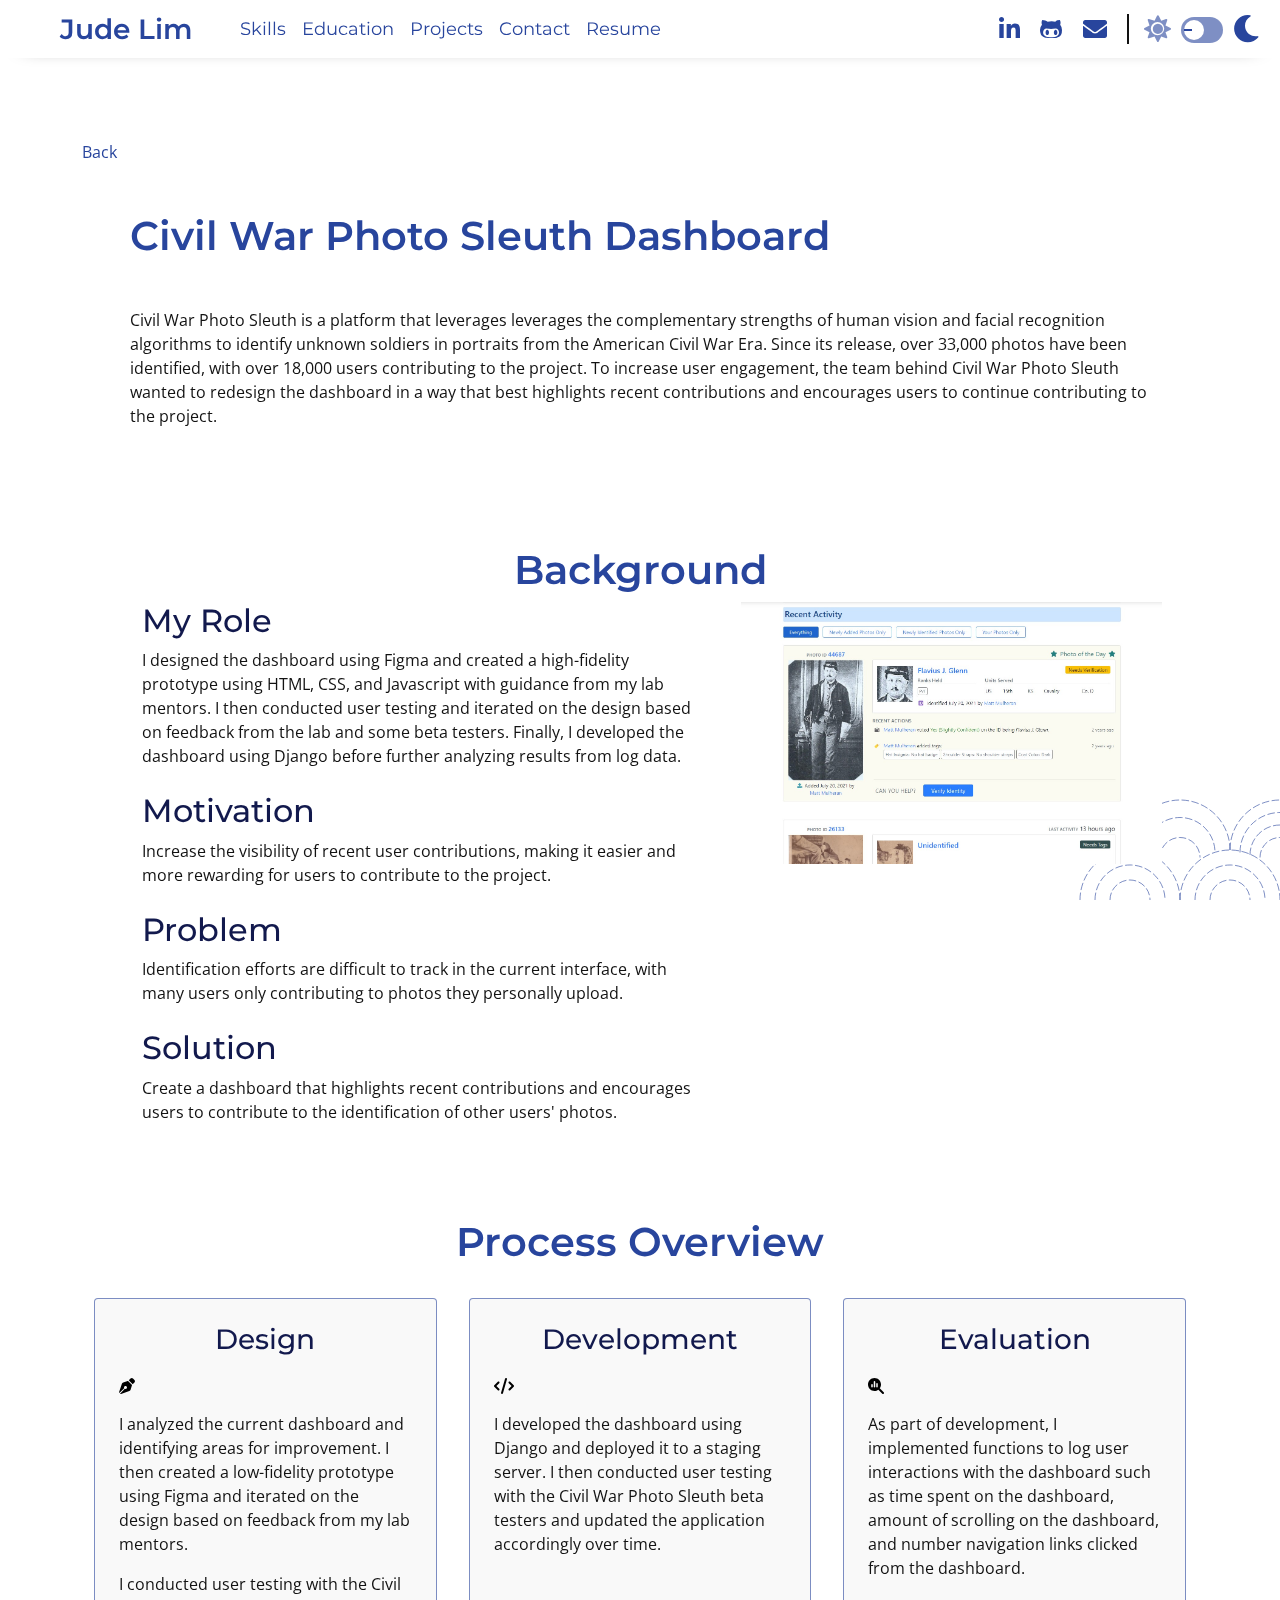
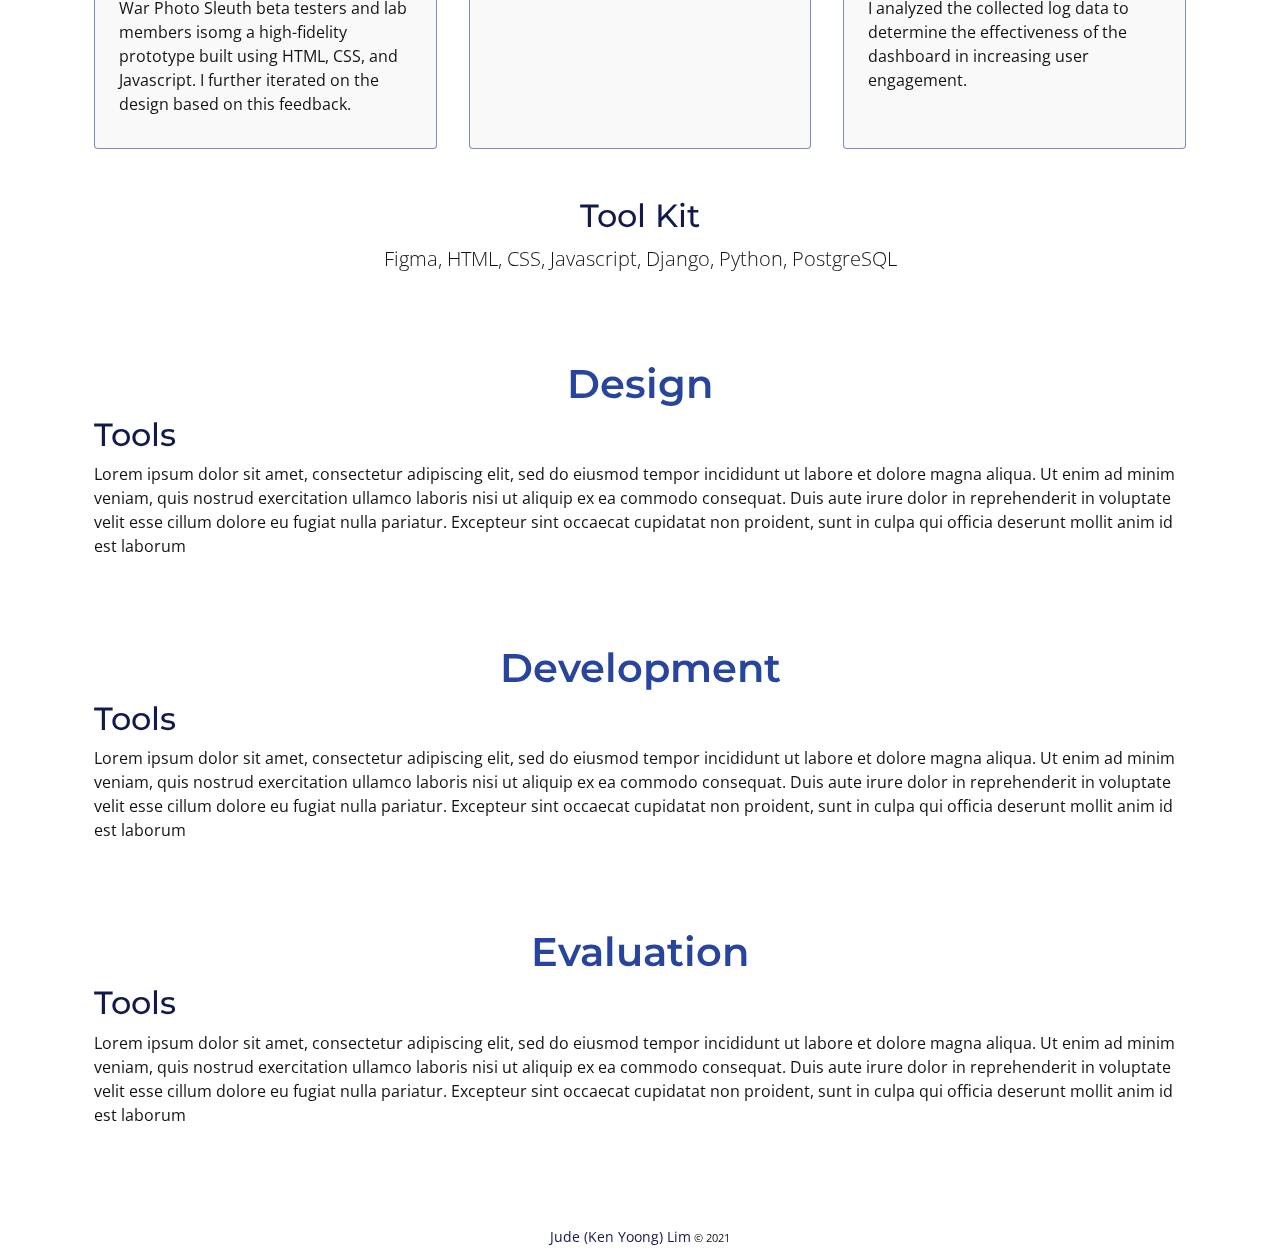
<file: projects/cwps_dashboard.html>
<!doctype html>
<html lang="en">

<head>
    <meta charset="utf-8">
    <meta name="viewport" content="width=device-width, initial-scale=1, maximum-scale=1, user-scalable=no">
    <link rel="icon" type="image/ico" href="../img/logo.ico">

    <title>Jude Lim's Personal Homepage</title>

    <!--Stylesheets-->
    <link rel="stylesheet" href="../css/normalize.css">
    <link rel="stylesheet" href="../css/slick-theme.css">
    <link rel="stylesheet" href="../css/slick.css">
    <link rel="stylesheet" href="../css/bootstrap.min.css">
    <link rel="stylesheet" href="../css/style.css">
    <link rel="stylesheet" href="../css/all.min.css">
    <link rel="preconnect" href="https://fonts.googleapis.com">
    <link rel="preconnect" href="https://fonts.gstatic.com" crossorigin>
    <link href="https://fonts.googleapis.com/css2?family=Montserrat:ital,wght@0,100;0,400;0,600;1,100;1,400;1,600&family=Open+Sans:ital,wght@0,400;0,600;0,700;1,400;1,600;1,700&display=swap" rel="stylesheet">

    <!--Scripts-->
    <script src="../js/jquery-3.6.0.min.js" defer></script>
    <script src="../js/bootstrap.bundle.min.js" defer></script>
    <script src="../js/slick.min.js" defer></script> 
    <script src="../js/scripts.js" defer></script>

</head>

<body>
    <noscript>You need to enable JavaScript to run this app.</noscript>

    <header>
        <nav class="navbar fixed-top navbar-expand-lg">
            <div class="mobo-toggle">
                <div class="top"></div>
                <div class="mid"></div>
                <div class="bot"></div>
            </div>

            <div class="collapse navbar-collapse" id="navbarNav">
                <a href="../index.html" class="nav-name">
                    Jude Lim
                </a>

                <ul class="navbar-nav">
                    <li class="nav-item">
                        <a class="nav-link" href="#skills">Skills</a>
                    </li>
                    <li class="nav-item">
                        <a class="nav-link" href="#education">Education</a>
                    </li>
                    <li class="nav-item">
                        <a class="nav-link" href="#projects">Projects</a>
                    </li>
                    <li class="nav-item">
                        <a class="nav-link" href="#contact">Contact</a>
                    </li>
                    <li class="nav-item">
                        <a href="/download/Resume.pdf" target="_blank" rel="noopener noreferrer" class="nav-link" href="#">Resume</a>
                    </li>
                </ul>
            </div>

            <div class="d-flex align-items-center nav-right">
                <div class="d-flex justify-content-end socials">
                    <a target="_blank" rel="noopener noreferrer" href="https://www.linkedin.com/in/jude-lim-9a2612101/">
                        
                        <i class="fab fa-linkedin-in"></i>
                    </a>
                    <a target="_blank" rel="noopener noreferrer" href="https://github.com/KenLim4337/">

                        <i class="fab fa-github-alt"></i>
                    </a>
                    <a target="_blank" rel="noopener noreferrer" href="mailto:lkyoong428@gmail.com">

                        <i class="fas fa-envelope"></i>
                    </a>
                </div>
                <div class="toggle-wrap">
                    

                    <button class="modeToggle" data-toggle="tooltip" data-placement="top" title="Click to toggle dark mode!">
                        <div class="toggleInner">
                            <div class="toggleCircle"></div>
                        </div>
                    </button>
                    
                    <i class="darkIcon fas fa-sun"></i>

                    <i class="lightIcon fas fa-moon"></i>
                </div>
            </div>
        </nav>
    </header>

    <main class="project-page mb-5">
        
        <aside id="contents" class="container contents-block">
        </aside>

        <section id="banner" class="container banner-block" style="background-size: cover;">
            <a href="../index.html">Back</a>

            <h1 class="text-left m-5 mb-3">Civil War Photo Sleuth Dashboard</h1>

            <div class="text-left m-5">
                <p>
                    Civil War Photo Sleuth is a platform that leverages leverages the complementary strengths of human vision and facial recognition algorithms to identify unknown soldiers in portraits from the American Civil War Era. Since its release, over 33,000 photos have been identified, with over 18,000 users contributing to the project.

                    To increase user engagement, the team behind Civil War Photo Sleuth wanted to redesign the dashboard in a way that best highlights recent contributions and encourages users to continue contributing to the project.
                </p>
            </div>
        </section>
        
        <section id="background" class="container background-block ps-5 pe-5">
            <h1 class="text-center">Background</h1>
            
            <div class="row">
                <div class="background-left col-lg-7">
                    <div id="role" class="container role-block mb-4">
                        <h2>My Role</h2>
                        <p class="sect-body">  
                            I designed the dashboard using Figma and created a high-fidelity prototype using HTML, CSS, and Javascript with guidance from my lab mentors. I then conducted user testing and iterated on the design based on feedback from the lab and some beta testers. Finally, I developed the dashboard using Django before further analyzing results from log data.
                        </p>
                    </div>
        
                    <div id="motivation" class="container motivation-block mb-4">
                        <h2>Motivation</h2>
                        <p class="sect-body">  
                            Increase the visibility of recent user contributions, making it easier and more rewarding for users to contribute to the project.
                        </p>
                    </div>
        
                    <div id="problem" class="container problem-block mb-4">
                        <h2>Problem</h2>
                        <p class="sect-body">  
                            Identification efforts are difficult to track in the current interface, with many users only contributing to photos they personally upload.
                        </p>
                    </div>
        
                    <div id="solution" class="container solution-block mb-4">
                        <h2>Solution</h2>
                        <p class="sect-body">  
                            Create a dashboard that highlights recent contributions and encourages users to contribute to the identification of other users' photos.
                        </p>
                    </div>
                </div>
                
                <div class="background-left col-lg-5">
                    <img src="../img/cwps_thumb.jpg" alt="" style="width: 100%">
                </div>
            </div>
        </section>

        <section id="process" class="container process-block">
            <h1 class="text-center">Process Overview</h1>
            
            <div class="process-wrapper row px-2 mt-4">
                <div class="col-lg-4 p-2 px-3">
                    <div class="card rounded p-4 pb-3">
                        <h3 class="text-center mb-3">Design</h3>

                        <div class="card-img mb-3">
                            <svg xmlns="http://www.w3.org/2000/svg" height="1em" viewBox="0 0 512 512"><!--! Font Awesome Free 6.4.0 by @fontawesome - https://fontawesome.com License - https://fontawesome.com/license (Commercial License) Copyright 2023 Fonticons, Inc. --><path d="M368.4 18.3L312.7 74.1 437.9 199.3l55.7-55.7c21.9-21.9 21.9-57.3 0-79.2L447.6 18.3c-21.9-21.9-57.3-21.9-79.2 0zM288 94.6l-9.2 2.8L134.7 140.6c-19.9 6-35.7 21.2-42.3 41L3.8 445.8c-3.8 11.3-1 23.9 7.3 32.4L164.7 324.7c-3-6.3-4.7-13.3-4.7-20.7c0-26.5 21.5-48 48-48s48 21.5 48 48s-21.5 48-48 48c-7.4 0-14.4-1.7-20.7-4.7L33.7 500.9c8.6 8.3 21.1 11.2 32.4 7.3l264.3-88.6c19.7-6.6 35-22.4 41-42.3l43.2-144.1 2.8-9.2L288 94.6z"/></svg>
                        </div>

                        <div class="card-inner">
                            <p>
                                I analyzed the current dashboard and identifying areas for improvement. I then created a low-fidelity prototype using Figma and iterated on the design based on feedback from my lab mentors.
                            </p>
                            
                            <p>
                                I conducted user testing with the Civil War Photo Sleuth beta testers and lab members isomg a high-fidelity prototype built using HTML, CSS, and Javascript. I further iterated on the design based on this feedback.
                            </p>
                        </div>  
                    </div>
                </div>
                <div class="col-lg-4 p-2 px-3">
                    <div class="card rounded p-4 pb-3">
                        <h3 class="text-center mb-3">Development</h3>

                        <div class="card-img mb-3">
                            <svg xmlns="http://www.w3.org/2000/svg" height="1em" viewBox="0 0 640 512"><!--! Font Awesome Free 6.4.0 by @fontawesome - https://fontawesome.com License - https://fontawesome.com/license (Commercial License) Copyright 2023 Fonticons, Inc. --><path d="M392.8 1.2c-17-4.9-34.7 5-39.6 22l-128 448c-4.9 17 5 34.7 22 39.6s34.7-5 39.6-22l128-448c4.9-17-5-34.7-22-39.6zm80.6 120.1c-12.5 12.5-12.5 32.8 0 45.3L562.7 256l-89.4 89.4c-12.5 12.5-12.5 32.8 0 45.3s32.8 12.5 45.3 0l112-112c12.5-12.5 12.5-32.8 0-45.3l-112-112c-12.5-12.5-32.8-12.5-45.3 0zm-306.7 0c-12.5-12.5-32.8-12.5-45.3 0l-112 112c-12.5 12.5-12.5 32.8 0 45.3l112 112c12.5 12.5 32.8 12.5 45.3 0s12.5-32.8 0-45.3L77.3 256l89.4-89.4c12.5-12.5 12.5-32.8 0-45.3z"/></svg>
                        </div>

                        <div class="card-inner">
                            <p>
                                I developed the dashboard using Django and deployed it to a staging server. I then conducted user testing with the Civil War Photo Sleuth beta testers and updated the application accordingly over time.
                            </p>
                        </div>
                    </div>
                </div>
                <div class="col-lg-4 p-2 px-3">
                    <div class="card rounded p-4 pb-3">
                        <h3 class="text-center mb-3">Evaluation</h3>
                        <div class="card-img mb-3">
                            <svg xmlns="http://www.w3.org/2000/svg" height="1em" viewBox="0 0 512 512"><!--! Font Awesome Free 6.4.0 by @fontawesome - https://fontawesome.com License - https://fontawesome.com/license (Commercial License) Copyright 2023 Fonticons, Inc. --><path d="M416 208c0 45.9-14.9 88.3-40 122.7L502.6 457.4c12.5 12.5 12.5 32.8 0 45.3s-32.8 12.5-45.3 0L330.7 376c-34.4 25.2-76.8 40-122.7 40C93.1 416 0 322.9 0 208S93.1 0 208 0S416 93.1 416 208zm-312 8v64c0 13.3 10.7 24 24 24s24-10.7 24-24l0-64c0-13.3-10.7-24-24-24s-24 10.7-24 24zm80-96V280c0 13.3 10.7 24 24 24s24-10.7 24-24V120c0-13.3-10.7-24-24-24s-24 10.7-24 24zm80 64v96c0 13.3 10.7 24 24 24s24-10.7 24-24V184c0-13.3-10.7-24-24-24s-24 10.7-24 24z"/></svg>
                        </div>
                        <div class="card-inner">
                            <p>
                                As part of development, I implemented functions to log user interactions with the dashboard such as time spent on the dashboard, amount of scrolling on the dashboard, and number navigation links clicked from the dashboard.
                            </p>
                            <p>
                                I analyzed the collected log data to determine the effectiveness of the dashboard in increasing user engagement.
                            </p>
                        </div>
                    </div>
                </div>
            </div>
            
            <div class="tools-wrapper px-2 px-3 mt-4">
                <div class="p-3">
                    <h2 class="text-center">Tool Kit</h2>
                    <div class="tools-inner text-center lead">
                        Figma, HTML, CSS, Javascript, Django, Python, PostgreSQL
                    </div>
                </div>
            </div>
            
        </section>

        <section id="design" class="container design-block">
            <h1 class="text-center">Design</h1>
           
            <div id="tools" class="container tools-block">
                <h2>Tools</h2>
                <p class="sect-body">  
                    Lorem ipsum dolor sit amet, consectetur adipiscing elit, sed do eiusmod tempor incididunt ut labore et dolore magna aliqua. Ut enim ad minim veniam, quis nostrud exercitation ullamco laboris nisi ut aliquip ex ea commodo consequat. Duis aute irure dolor in reprehenderit in voluptate velit esse cillum dolore eu fugiat nulla pariatur. Excepteur sint occaecat cupidatat non proident, sunt in culpa qui officia deserunt mollit anim id est laborum
                </p>
            </div>
        </section>

        <section id="development" class="container development-block">
            <h1 class="text-center">Development</h1>
            
            <div id="tools" class="container tools-block">
                <h2>Tools</h2>
                <p class="sect-body">  
                    Lorem ipsum dolor sit amet, consectetur adipiscing elit, sed do eiusmod tempor incididunt ut labore et dolore magna aliqua. Ut enim ad minim veniam, quis nostrud exercitation ullamco laboris nisi ut aliquip ex ea commodo consequat. Duis aute irure dolor in reprehenderit in voluptate velit esse cillum dolore eu fugiat nulla pariatur. Excepteur sint occaecat cupidatat non proident, sunt in culpa qui officia deserunt mollit anim id est laborum
                </p>
            </div>
        </section>

        <section id="evaluation" class="container evaluation">
            <h1 class="text-center">Evaluation</h1>
            
            <div id="tools" class="container tools-block">
                <h2>Tools</h2>
                <p class="sect-body">  
                    Lorem ipsum dolor sit amet, consectetur adipiscing elit, sed do eiusmod tempor incididunt ut labore et dolore magna aliqua. Ut enim ad minim veniam, quis nostrud exercitation ullamco laboris nisi ut aliquip ex ea commodo consequat. Duis aute irure dolor in reprehenderit in voluptate velit esse cillum dolore eu fugiat nulla pariatur. Excepteur sint occaecat cupidatat non proident, sunt in culpa qui officia deserunt mollit anim id est laborum
                </p>
            </div>
        </section>
    </main>

    <footer>
        <div class="footNote">
            <span class="highlight">Jude (Ken Yoong) Lim</span> © 2021
        </div>
    </footer>

    <div class="background">
        <div class="seigaiha">
            <svg viewBox="0 0 600 600">
                <path d="M400,600 A1,1 0 1,1 600,600 L600,600" />
                <path d="M430,600 A1,1 0 1,1 570,600 L570,600" />
                <path d="M460,600 A1,1 0 1,1 540,600 L540,600" />

                <path d="M200,600 A1,1 0 1,1 400,600 L400,600" />
                <path d="M230,600 A1,1 0 1,1 370,600 L370,600" />
                <path d="M260,600 A1,1 0 1,1 340,600 L340,600" />

                <path class="hide-first" d="M0,600 A1,1 0 1,1 200,600 L200,600" />
                <path class="hide-first" d="M30,600 A1,1 0 1,1 170,600 L170,600" />
                <path class="hide-first" d="M60,600 A1,1 0 1,1 140,600 L140,600" />



                <path class="hide-first" d="M100,500 A1,1 0 1,1 300,500 L300,500" />
                <path class="hide-first" d="M140,505 A1,1 0 1,1 260,505 L260,505" />

                <path d="M300,500 A1,1 0 1,1 500,500 L500,500" />
                <path d="M330,505 A1,1 0 1,1 470,505 L470,505" />
                <path d="M360,515 A1,1 0 1,1 440,515 L440,515" />

                <path d="M500,500 A1,1 0 1,1 700,500 L700,500" />
                <path d="M520,505 A1,1 0 1,1 680,505 L680,505" />
                <path d="M540,510 A1,1 0 1,1 660,510 L660,510" />
                <path d="M560,515 A1,1 0 1,1 640,515 L640,515" />



                <path class="hide-first" d="M200,400 A1,1 0 1,1 400,400 L400,400" />
                <path class="hide-first" d="M220,405 A1,1 0 1,1 380,405 L380,405" />
                <path class="hide-first" d="M240,410 A1,1 0 1,1 360,410 L360,410" />
                <path class="hide-first" d="M260,415 A1,1 0 1,1 340,415 L340,415" />

                <path class="hide-first" d="M400,400 A1,1 0 1,1 600,400 L600,400" />
                <path class="hide-first" d="M430,405 A1,1 0 1,1 570,405 L570,405" />
                <path class="hide-first" d="M460,415 A1,1 0 1,1 540,405 L540,415" />


                <path class="hide-first" d="M300,300 A1,1 0 1,1 500,300 L500,300" />
                <path class="hide-first" d="M340,305 A1,1 0 1,1 460,305 L460,305" />

                <path class="hide-first" d="M500,300 A1,1 0 1,1 700,300 L700,300" />
                <path class="hide-first" d="M530,305 A1,1 0 1,1 670,305 L670,305" />
                <path class="hide-first" d="M560,315 A1,1 0 1,1 640,315 L640,315" />



                <path class="hide-first" d="M400,200 A1,1 0 1,1 600,200 L600,200" />
                <path class="hide-first" d="M420,205 A1,1 0 1,1 580,205 L580,205" />
                <path class="hide-first" d="M440,210 A1,1 0 1,1 560,210 L560,210" />
                <path class="hide-first" d="M460,215 A1,1 0 1,1 540,215 L540,215" />



                <path class="hide-first" d="M500,100 A1,1 0 1,1 700,100 L700,100" />
                <path class="hide-first" d="M540,105 A1,1 0 1,1 660,105 L660,105" />
            </svg>
        </div>
    </div>
</body>

</html>
</file>
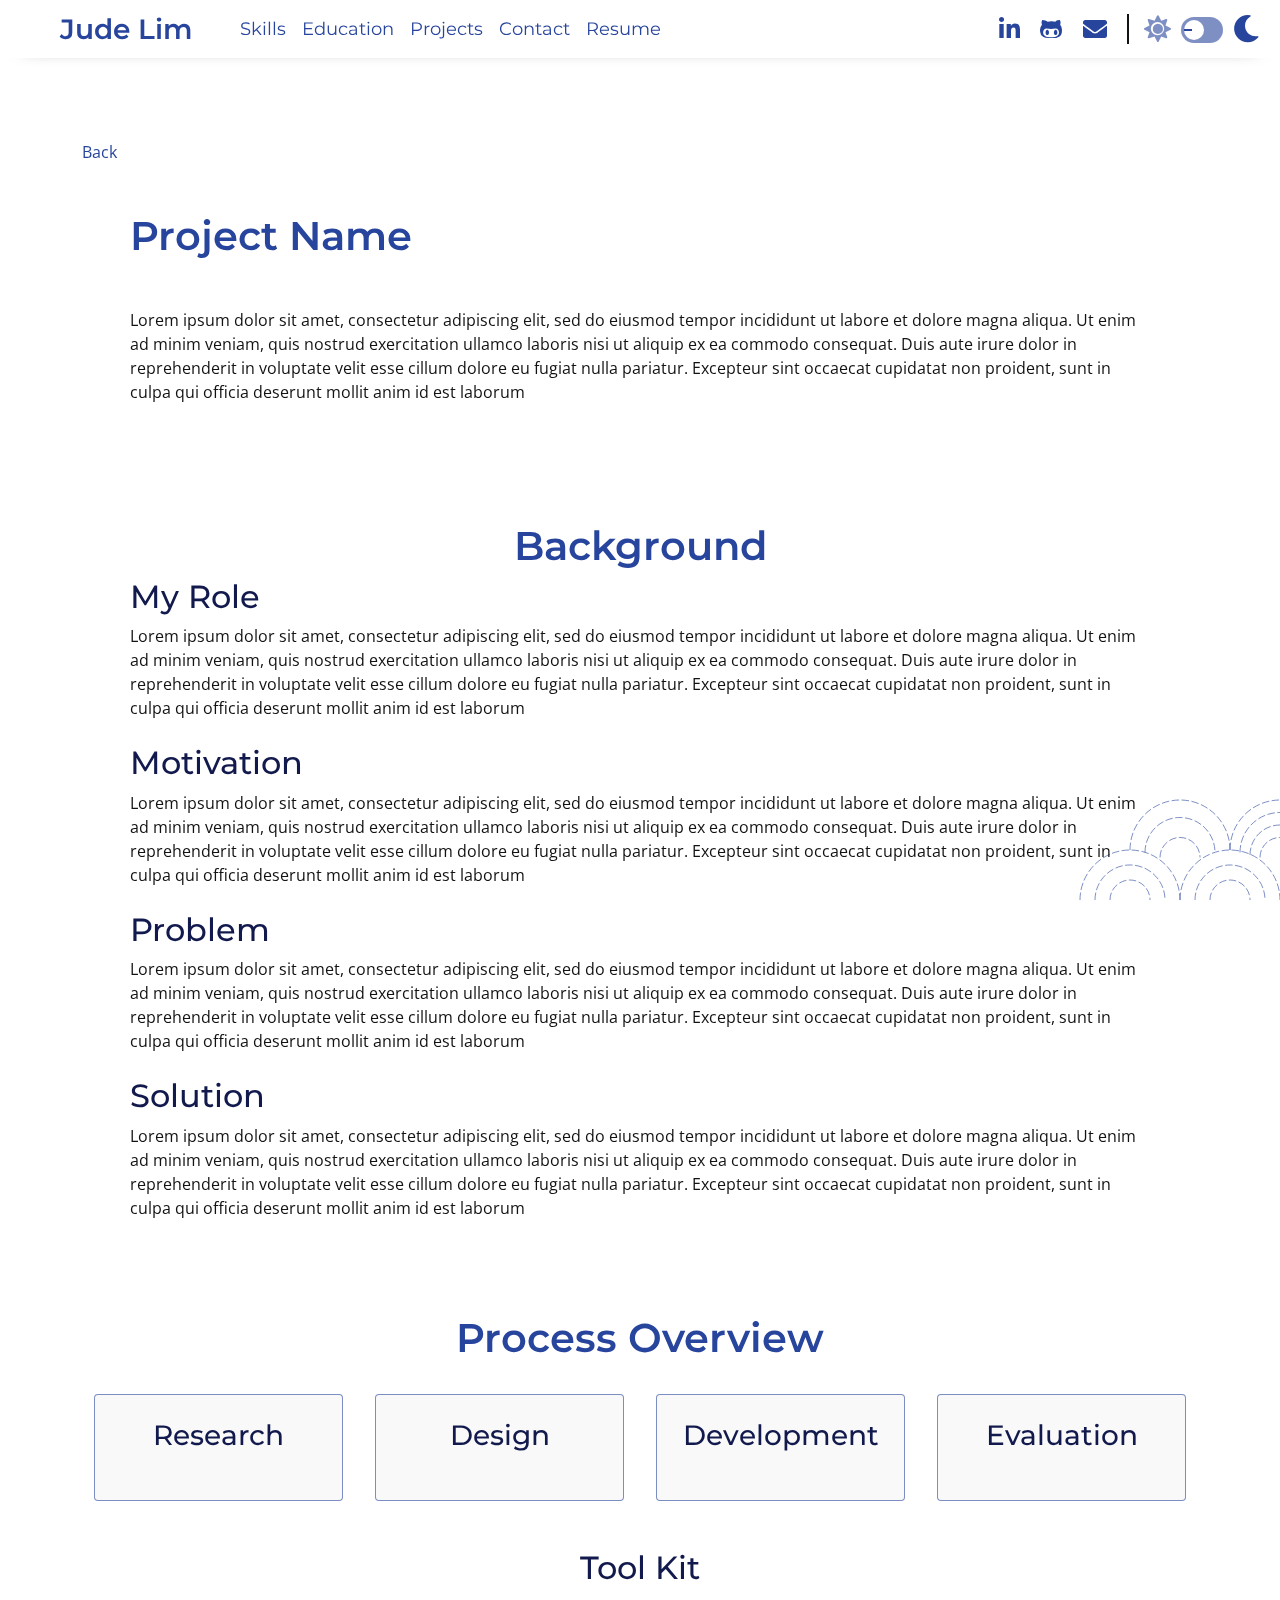
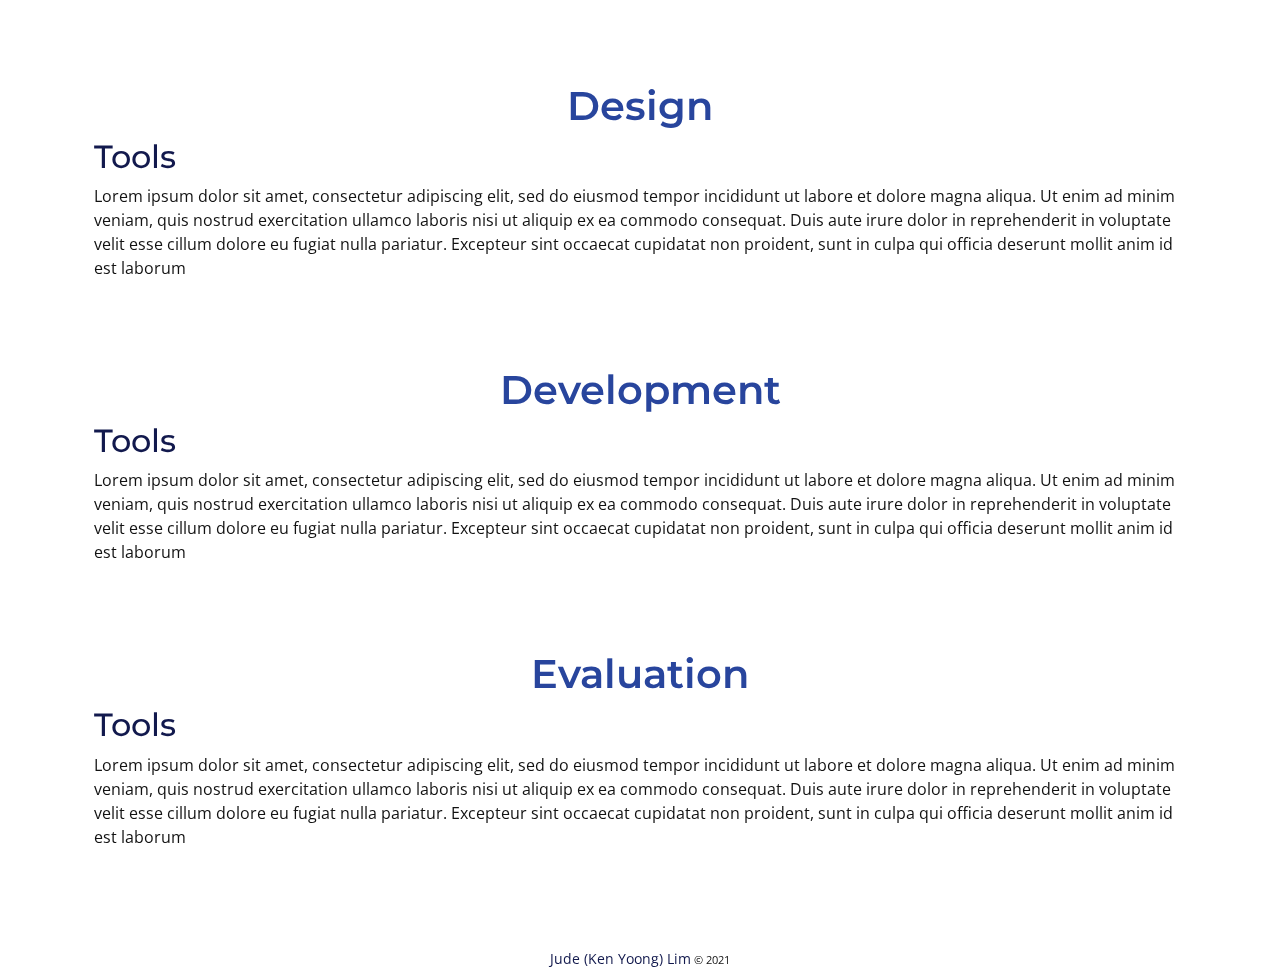
<file: projects/project_template.html>
<!doctype html>
<html lang="en">

<head>
    <meta charset="utf-8">
    <meta name="viewport" content="width=device-width, initial-scale=1, maximum-scale=1, user-scalable=no">
    <link rel="icon" type="image/ico" href="../img/logo.ico">

    <title>Jude Lim's Personal Homepage</title>

    <!--Stylesheets-->
    <link rel="stylesheet" href="../css/normalize.css">
    <link rel="stylesheet" href="../css/slick-theme.css">
    <link rel="stylesheet" href="../css/slick.css">
    <link rel="stylesheet" href="../css/bootstrap.min.css">
    <link rel="stylesheet" href="../css/style.css">
    <link rel="stylesheet" href="../css/all.min.css">
    <link rel="preconnect" href="https://fonts.googleapis.com">
    <link rel="preconnect" href="https://fonts.gstatic.com" crossorigin>
    <link href="https://fonts.googleapis.com/css2?family=Montserrat:ital,wght@0,100;0,400;0,600;1,100;1,400;1,600&family=Open+Sans:ital,wght@0,400;0,600;0,700;1,400;1,600;1,700&display=swap" rel="stylesheet">

    <!--Scripts-->
    <script src="../js/jquery-3.6.0.min.js" defer></script>
    <script src="../js/bootstrap.bundle.min.js" defer></script>
    <script src="../js/slick.min.js" defer></script> 
    <script src="../js/scripts.js" defer></script>

</head>

<body>
    <noscript>You need to enable JavaScript to run this app.</noscript>

    <header>
        <nav class="navbar fixed-top navbar-expand-lg">
            <div class="mobo-toggle">
                <div class="top"></div>
                <div class="mid"></div>
                <div class="bot"></div>
            </div>

            <div class="collapse navbar-collapse" id="navbarNav">
                <a href="../index.html" class="nav-name">
                    Jude Lim
                </a>

                <ul class="navbar-nav">
                    <li class="nav-item">
                        <a class="nav-link" href="#skills">Skills</a>
                    </li>
                    <li class="nav-item">
                        <a class="nav-link" href="#education">Education</a>
                    </li>
                    <li class="nav-item">
                        <a class="nav-link" href="#projects">Projects</a>
                    </li>
                    <li class="nav-item">
                        <a class="nav-link" href="#contact">Contact</a>
                    </li>
                    <li class="nav-item">
                        <a href="/download/Resume.pdf" target="_blank" rel="noopener noreferrer" class="nav-link" href="#">Resume</a>
                    </li>
                </ul>
            </div>

            <div class="d-flex align-items-center nav-right">
                <div class="d-flex justify-content-end socials">
                    <a target="_blank" rel="noopener noreferrer" href="https://www.linkedin.com/in/jude-lim-9a2612101/">
                        
                        <i class="fab fa-linkedin-in"></i>
                    </a>
                    <a target="_blank" rel="noopener noreferrer" href="https://github.com/KenLim4337/">

                        <i class="fab fa-github-alt"></i>
                    </a>
                    <a target="_blank" rel="noopener noreferrer" href="mailto:lkyoong428@gmail.com">

                        <i class="fas fa-envelope"></i>
                    </a>
                </div>
                <div class="toggle-wrap">
                    

                    <button class="modeToggle" data-toggle="tooltip" data-placement="top" title="Click to toggle dark mode!">
                        <div class="toggleInner">
                            <div class="toggleCircle"></div>
                        </div>
                    </button>
                    
                    <i class="darkIcon fas fa-sun"></i>

                    <i class="lightIcon fas fa-moon"></i>
                </div>
            </div>
        </nav>
    </header>

    <main class="project-page mb-5">
        
        <aside id="contents" class="container contents-block">
        </aside>

        <section id="banner" class="container banner-block" style="background-size: cover;">
            <a href="../index.html">Back</a>

            <h1 class="text-left m-5 mb-3">Project Name</h1>

            <div class="text-left m-5">
                <p>
                    Lorem ipsum dolor sit amet, consectetur adipiscing elit, sed do eiusmod tempor incididunt ut labore et dolore magna aliqua. Ut enim ad minim veniam, quis nostrud exercitation ullamco laboris nisi ut aliquip ex ea commodo consequat. Duis aute irure dolor in reprehenderit in voluptate velit esse cillum dolore eu fugiat nulla pariatur. Excepteur sint occaecat cupidatat non proident, sunt in culpa qui officia deserunt mollit anim id est laborum
                </p>
            </div>
        </section>
        
        <section id="background" class="container background-block ps-5 pe-5">
            <h1 class="text-center">Background</h1>

            <div id="role" class="container role-block mb-4">
                <h2>My Role</h2>
                <p class="sect-body">  
                    Lorem ipsum dolor sit amet, consectetur adipiscing elit, sed do eiusmod tempor incididunt ut labore et dolore magna aliqua. Ut enim ad minim veniam, quis nostrud exercitation ullamco laboris nisi ut aliquip ex ea commodo consequat. Duis aute irure dolor in reprehenderit in voluptate velit esse cillum dolore eu fugiat nulla pariatur. Excepteur sint occaecat cupidatat non proident, sunt in culpa qui officia deserunt mollit anim id est laborum
                </p>
            </div>

            <div id="motivation" class="container motivation-block mb-4">
                <h2>Motivation</h2>
                <p class="sect-body">  
                    Lorem ipsum dolor sit amet, consectetur adipiscing elit, sed do eiusmod tempor incididunt ut labore et dolore magna aliqua. Ut enim ad minim veniam, quis nostrud exercitation ullamco laboris nisi ut aliquip ex ea commodo consequat. Duis aute irure dolor in reprehenderit in voluptate velit esse cillum dolore eu fugiat nulla pariatur. Excepteur sint occaecat cupidatat non proident, sunt in culpa qui officia deserunt mollit anim id est laborum
                </p>
            </div>

            <div id="problem" class="container problem-block mb-4">
                <h2>Problem</h2>
                <p class="sect-body">  
                    Lorem ipsum dolor sit amet, consectetur adipiscing elit, sed do eiusmod tempor incididunt ut labore et dolore magna aliqua. Ut enim ad minim veniam, quis nostrud exercitation ullamco laboris nisi ut aliquip ex ea commodo consequat. Duis aute irure dolor in reprehenderit in voluptate velit esse cillum dolore eu fugiat nulla pariatur. Excepteur sint occaecat cupidatat non proident, sunt in culpa qui officia deserunt mollit anim id est laborum
                </p>
            </div>

            <div id="solution" class="container solution-block mb-4">
                <h2>Solution</h2>
                <p class="sect-body">  
                    Lorem ipsum dolor sit amet, consectetur adipiscing elit, sed do eiusmod tempor incididunt ut labore et dolore magna aliqua. Ut enim ad minim veniam, quis nostrud exercitation ullamco laboris nisi ut aliquip ex ea commodo consequat. Duis aute irure dolor in reprehenderit in voluptate velit esse cillum dolore eu fugiat nulla pariatur. Excepteur sint occaecat cupidatat non proident, sunt in culpa qui officia deserunt mollit anim id est laborum
                </p>
            </div>
            
            
        </section>

        <section id="process" class="container process-block">
            <h1 class="text-center">Process Overview</h1>
            
            <div class="process-wrapper row px-2 mt-4">
                <div class="col-lg-3 p-2 px-3">
                    <div class="card rounded p-4 pb-3">
                        <h3 class="text-center mb-3">Research</h3>
                        <p></p>
                    </div>
                </div>
                <div class="col-lg-3 p-2 px-3">
                    <div class="card rounded p-4 pb-3">
                        <h3 class="text-center mb-3">Design</h3>
                        <p></p>
                    </div>
                </div>
                <div class="col-lg-3 p-2 px-3">
                    <div class="card rounded p-4 pb-3">
                        <h3 class="text-center mb-3">Development</h3>
                        <p></p>
                    </div>
                </div>
                <div class="col-lg-3 p-2 px-3">
                    <div class="card rounded p-4 pb-3">
                        <h3 class="text-center mb-3">Evaluation</h3>
                        <p></p>
                    </div>
                </div>
            </div>
            
            <div class="tools-wrapper px-2 px-3 mt-4">
                <div class="p-3">
                    <h2 class="text-center">Tool Kit</h2>

                </div>
            </div>
            
        </section>

        <section id="design" class="container design-block">
            <h1 class="text-center">Design</h1>
           
            <div id="tools" class="container tools-block">
                <h2>Tools</h2>
                <p class="sect-body">  
                    Lorem ipsum dolor sit amet, consectetur adipiscing elit, sed do eiusmod tempor incididunt ut labore et dolore magna aliqua. Ut enim ad minim veniam, quis nostrud exercitation ullamco laboris nisi ut aliquip ex ea commodo consequat. Duis aute irure dolor in reprehenderit in voluptate velit esse cillum dolore eu fugiat nulla pariatur. Excepteur sint occaecat cupidatat non proident, sunt in culpa qui officia deserunt mollit anim id est laborum
                </p>
            </div>
        </section>

        <section id="development" class="container development-block">
            <h1 class="text-center">Development</h1>
            
            <div id="tools" class="container tools-block">
                <h2>Tools</h2>
                <p class="sect-body">  
                    Lorem ipsum dolor sit amet, consectetur adipiscing elit, sed do eiusmod tempor incididunt ut labore et dolore magna aliqua. Ut enim ad minim veniam, quis nostrud exercitation ullamco laboris nisi ut aliquip ex ea commodo consequat. Duis aute irure dolor in reprehenderit in voluptate velit esse cillum dolore eu fugiat nulla pariatur. Excepteur sint occaecat cupidatat non proident, sunt in culpa qui officia deserunt mollit anim id est laborum
                </p>
            </div>
        </section>

        <section id="evaluation" class="container evaluation">
            <h1 class="text-center">Evaluation</h1>
            
            <div id="tools" class="container tools-block">
                <h2>Tools</h2>
                <p class="sect-body">  
                    Lorem ipsum dolor sit amet, consectetur adipiscing elit, sed do eiusmod tempor incididunt ut labore et dolore magna aliqua. Ut enim ad minim veniam, quis nostrud exercitation ullamco laboris nisi ut aliquip ex ea commodo consequat. Duis aute irure dolor in reprehenderit in voluptate velit esse cillum dolore eu fugiat nulla pariatur. Excepteur sint occaecat cupidatat non proident, sunt in culpa qui officia deserunt mollit anim id est laborum
                </p>
            </div>
        </section>
    </main>

    <footer>
        <div class="footNote">
            <span class="highlight">Jude (Ken Yoong) Lim</span> © 2021
        </div>
    </footer>

    <div class="background">
        <div class="seigaiha">
            <svg viewBox="0 0 600 600">
                <path d="M400,600 A1,1 0 1,1 600,600 L600,600" />
                <path d="M430,600 A1,1 0 1,1 570,600 L570,600" />
                <path d="M460,600 A1,1 0 1,1 540,600 L540,600" />

                <path d="M200,600 A1,1 0 1,1 400,600 L400,600" />
                <path d="M230,600 A1,1 0 1,1 370,600 L370,600" />
                <path d="M260,600 A1,1 0 1,1 340,600 L340,600" />

                <path class="hide-first" d="M0,600 A1,1 0 1,1 200,600 L200,600" />
                <path class="hide-first" d="M30,600 A1,1 0 1,1 170,600 L170,600" />
                <path class="hide-first" d="M60,600 A1,1 0 1,1 140,600 L140,600" />



                <path class="hide-first" d="M100,500 A1,1 0 1,1 300,500 L300,500" />
                <path class="hide-first" d="M140,505 A1,1 0 1,1 260,505 L260,505" />

                <path d="M300,500 A1,1 0 1,1 500,500 L500,500" />
                <path d="M330,505 A1,1 0 1,1 470,505 L470,505" />
                <path d="M360,515 A1,1 0 1,1 440,515 L440,515" />

                <path d="M500,500 A1,1 0 1,1 700,500 L700,500" />
                <path d="M520,505 A1,1 0 1,1 680,505 L680,505" />
                <path d="M540,510 A1,1 0 1,1 660,510 L660,510" />
                <path d="M560,515 A1,1 0 1,1 640,515 L640,515" />



                <path class="hide-first" d="M200,400 A1,1 0 1,1 400,400 L400,400" />
                <path class="hide-first" d="M220,405 A1,1 0 1,1 380,405 L380,405" />
                <path class="hide-first" d="M240,410 A1,1 0 1,1 360,410 L360,410" />
                <path class="hide-first" d="M260,415 A1,1 0 1,1 340,415 L340,415" />

                <path class="hide-first" d="M400,400 A1,1 0 1,1 600,400 L600,400" />
                <path class="hide-first" d="M430,405 A1,1 0 1,1 570,405 L570,405" />
                <path class="hide-first" d="M460,415 A1,1 0 1,1 540,405 L540,415" />


                <path class="hide-first" d="M300,300 A1,1 0 1,1 500,300 L500,300" />
                <path class="hide-first" d="M340,305 A1,1 0 1,1 460,305 L460,305" />

                <path class="hide-first" d="M500,300 A1,1 0 1,1 700,300 L700,300" />
                <path class="hide-first" d="M530,305 A1,1 0 1,1 670,305 L670,305" />
                <path class="hide-first" d="M560,315 A1,1 0 1,1 640,315 L640,315" />



                <path class="hide-first" d="M400,200 A1,1 0 1,1 600,200 L600,200" />
                <path class="hide-first" d="M420,205 A1,1 0 1,1 580,205 L580,205" />
                <path class="hide-first" d="M440,210 A1,1 0 1,1 560,210 L560,210" />
                <path class="hide-first" d="M460,215 A1,1 0 1,1 540,215 L540,215" />



                <path class="hide-first" d="M500,100 A1,1 0 1,1 700,100 L700,100" />
                <path class="hide-first" d="M540,105 A1,1 0 1,1 660,105 L660,105" />
            </svg>
        </div>
    </div>
</body>

</html>
</file>
<file: css/style.css>
/*Other*/
/*Fonts*/
body {
  max-width: 1440px;
  margin: auto;
  padding: 0 20px;
  color: #121212;
  font-family: 'Open Sans', sans-serif;
  -webkit-transition: 0.3s ease all;
  transition: 0.3s ease all;
}

body h1, body h2, body h3, body h4, body h5 {
  color: #12194d;
  font-family: 'Montserrat', sans-serif;
  -webkit-transition: 0.3s ease all;
  transition: 0.3s ease all;
}

body h1 {
  font-weight: 600;
  color: #28459D;
}

body a {
  color: #28459D;
  text-decoration: none;
  -webkit-transition: 0.3s ease all;
  transition: 0.3s ease all;
}

body a:hover {
  color: rgba(40, 69, 157, 0.6);
}

body .card {
  border-color: rgba(40, 69, 157, 0.6);
  height: 100%;
  -webkit-transition: 0.3s ease all;
  transition: 0.3s ease all;
  background-color: #f9f9f9;
}

body .navbar {
  background: white;
  -webkit-box-shadow: 0 10px 20px -25px #121212;
          box-shadow: 0 10px 20px -25px #121212;
  -webkit-transition: 0.3s ease all;
  transition: 0.3s ease all;
}

@media screen and (max-width: 991px) {
  body .navbar {
    -webkit-box-shadow: 0 10px 20px -20px #121212;
            box-shadow: 0 10px 20px -20px #121212;
  }
}

body button.btn.btn-primary {
  padding: 10px 0;
  width: 200px;
  display: block;
  margin: auto;
  background-color: #28459D;
  border-color: #28459D;
}

body button.btn.btn-primary:hover {
  color: #28459D;
  background-color: white;
}

body button.btn.btn-primary:focus {
  -webkit-box-shadow: none;
          box-shadow: none;
}

body header nav {
  max-width: 1440px;
  margin: auto;
  padding: 0 20px;
}

body header nav .navbar-nav a.nav-link {
  padding: 0 50px;
  font-family: 'Montserrat', sans-serif;
  color: #28459D;
  text-decoration: none;
  -webkit-transition: 0.3s ease all;
  transition: 0.3s ease all;
  font-size: 1.1rem;
}

body header nav .navbar-nav a.nav-link:hover {
  color: rgba(40, 69, 157, 0.6);
}

body header nav .mobo-toggle {
  position: relative;
  width: 26px;
  height: 22px;
  display: none;
  cursor: pointer;
  overflow: hidden;
  border-radius: 4px;
}

body header nav .mobo-toggle div {
  width: 26px;
  height: 4px;
  background: #28459D;
  position: absolute;
  left: 0;
  right: 0;
  margin: auto;
  -webkit-transition: 0.3s ease all;
  transition: 0.3s ease all;
}

body header nav .mobo-toggle div.top {
  top: 0;
}

body header nav .mobo-toggle div.mid {
  top: 0;
  bottom: 0;
}

body header nav .mobo-toggle div.bot {
  bottom: 0;
}

@media screen and (max-width: 991px) {
  body header nav .mobo-toggle {
    display: block;
  }
}

body header nav a.nav-name {
  font-family: 'Montserrat', sans-serif;
  font-size: 1.75rem;
  padding: 0 40px;
  position: relative;
  font-weight: 600;
}

body header nav a.nav-name:after {
  content: "";
  display: block;
  position: absolute;
  z-index: 1;
  right: 20px;
  top: -15px;
  width: 0px;
  height: 0px;
  margin: auto;
  border-radius: 50%;
  border: transparent dashed 1px;
  -webkit-transition: 0.3s ease all;
  transition: 0.3s ease all;
}

body header nav a.nav-name:before {
  content: "";
  display: block;
  position: absolute;
  z-index: 1;
  left: 0px;
  bottom: 0px;
  width: 0px;
  height: 0px;
  margin: auto;
  border-radius: 50%;
  border: transparent dashed 1px;
  -webkit-transition: 0.3s ease all;
  transition: 0.3s ease all;
}

body header nav a.nav-name:hover:before {
  -webkit-animation: hoverSpin 8s linear infinite;
          animation: hoverSpin 8s linear infinite;
  width: 30px;
  height: 30px;
  border-color: #28459D;
}

body header nav a.nav-name:hover:after {
  animation: hoverSpin 5s linear reverse infinite;
  width: 20px;
  height: 20px;
  border-color: #28459D;
}

@media screen and (max-width: 991px) {
  body header nav {
    padding: 0 15px;
  }
  body header nav .nav-right {
    margin-left: auto;
  }
  body header nav .navbar-collapse {
    position: fixed;
    z-index: 101;
    top: 46px;
    display: block !important;
    background-color: white;
    height: 100vh;
    width: calc(100vw - 60px);
    max-width: 400px;
    padding-top: 20px;
    opacity: 0;
    pointer-events: none;
    left: -100vw;
    -webkit-transition: 0.3s ease all;
    transition: 0.3s ease all;
  }
  body header nav .navbar-collapse a.nav-name {
    display: none;
  }
  body header nav .navbar-collapse ul .nav-link {
    padding: 10px 15px;
  }
}

body header .socials {
  text-align: right;
  padding-top: 3px;
  padding-right: 20px;
  border-right: 2px #121212 solid;
}

@media screen and (max-width: 991px) {
  body header .socials {
    padding-right: 13px;
  }
}

body header .socials i {
  color: #28459D;
  -webkit-transition: 0.3s ease color;
  transition: 0.3s ease color;
  font-size: 1.5rem;
}

body header .socials a {
  margin: 0 10px;
}

@media screen and (max-width: 991px) {
  body header .socials a {
    margin: 0 5px;
  }
}

body header .socials a:last-of-type {
  margin-right: 0;
}

body header .socials a:hover i {
  color: rgba(40, 69, 157, 0.6);
}

body header .toggle-wrap {
  display: -webkit-box;
  display: -ms-flexbox;
  display: flex;
  -webkit-box-align: end;
      -ms-flex-align: end;
          align-items: flex-end;
  text-align: right;
  -webkit-box-pack: end;
      -ms-flex-pack: end;
          justify-content: flex-end;
  padding-left: 15px;
}

@media screen and (max-width: 991px) {
  body header .toggle-wrap {
    padding-left: 8px;
  }
}

body header .toggle-wrap i {
  vertical-align: middle;
  color: #28459D;
  -webkit-transition: 0.4s ease color;
  transition: 0.4s ease color;
  font-size: 1.7rem;
}

body header .toggle-wrap i.darkIcon {
  color: rgba(40, 69, 157, 0.6);
  -webkit-box-ordinal-group: 2;
      -ms-flex-order: 1;
          order: 1;
}

body header .toggle-wrap i.lightIcon {
  -webkit-box-ordinal-group: 4;
      -ms-flex-order: 3;
          order: 3;
}

body header .toggle-wrap .modeToggle {
  width: 42px;
  height: 26px;
  border-radius: 13px;
  margin: 0 10px;
  border: none;
  background: rgba(40, 69, 157, 0.6);
  cursor: pointer;
  padding: 0;
  -webkit-transition: 0.4s ease all;
  transition: 0.4s ease all;
  -webkit-box-ordinal-group: 3;
      -ms-flex-order: 2;
          order: 2;
}

@media screen and (max-width: 991px) {
  body header .toggle-wrap .modeToggle {
    margin: 0 5px;
  }
}

body header .toggle-wrap .modeToggle .toggleInner {
  position: relative;
  margin: 3px;
  width: 38px;
  height: 20px;
}

body header .toggle-wrap .modeToggle .toggleInner .toggleCircle {
  position: absolute;
  left: 0;
  top: 0;
  border-radius: 50%;
  width: 20px;
  height: 20px;
  background: white;
  -webkit-transition: 0.4s ease all;
  transition: 0.4s ease all;
  text-align: left;
  display: -webkit-box;
  display: -ms-flexbox;
  display: flex;
  -webkit-box-pack: start;
      -ms-flex-pack: start;
          justify-content: flex-start;
  -webkit-box-align: center;
      -ms-flex-align: center;
          align-items: center;
}

body header .toggle-wrap .modeToggle .toggleInner .toggleCircle:after {
  content: '';
  display: block;
  width: 8px;
  height: 0;
  border-top: 1px #28459D solid;
  border-bottom: 1px #28459D solid;
  -webkit-transition: 0.4s ease border;
  transition: 0.4s ease border;
}

body header .toggle-wrap .modeToggle:hover {
  background: #ffb7c5;
}

body header .toggle-wrap .modeToggle:hover ~ i.lightIcon {
  color: #ffb7c5;
}

body header .toggle-wrap .modeToggle:hover .toggleCircle:after {
  border-top: 1px #ffb7c5 solid;
  border-bottom: 1px #ffb7c5 solid;
}

body main {
  padding-top: 70px;
  padding-bottom: 25px;
  min-height: 100vh;
  height: 100%;
}

body main section:before {
  height: 70px;
  content: "";
  display: block;
}

@media screen and (max-width: 991px) {
  body main .bio-block > .row {
    display: block;
  }
}

body main .head-wrap {
  border-radius: 50%;
  width: 425px;
  height: 425px;
  padding: 0;
  overflow: hidden;
  -webkit-box-shadow: 0px 0px 20px 0px rgba(40, 69, 157, 0.6);
          box-shadow: 0px 0px 20px 0px rgba(40, 69, 157, 0.6);
}

body main .head-wrap img {
  width: 100%;
  height: 100%;
  -o-object-fit: cover;
     object-fit: cover;
}

@media screen and (max-width: 1199px) {
  body main .head-wrap {
    width: 325px;
    height: 325px;
  }
}

@media screen and (max-width: 991px) {
  body main .head-wrap {
    margin: auto;
  }
}

@media screen and (max-width: 370px) {
  body main .head-wrap {
    width: 275px;
    height: 275px;
  }
}

body main .bio-text {
  width: calc(100% - 425px);
  padding-left: 75px;
  font-size: 1.1rem;
}

@media screen and (max-width: 1199px) {
  body main .bio-text {
    width: calc(100% - 325px);
  }
}

@media screen and (max-width: 991px) {
  body main .bio-text {
    width: 100%;
    padding: 1rem 15px;
    margin-top: 20px;
    text-align: left;
  }
}

body main .bio-text .cta-wrap {
  position: relative;
  width: 240px;
}

@media screen and (max-width: 991px) {
  body main .bio-text .cta-wrap {
    margin: auto;
  }
}

body main .bio-text .cta-wrap a {
  z-index: 2;
  position: relative;
}

body main .bio-text .cta-wrap:after {
  content: "";
  display: block;
  position: absolute;
  z-index: 1;
  right: -15px;
  top: 0;
  bottom: 0;
  width: 30px;
  height: 30px;
  margin: auto;
  border-radius: 50%;
  border: #28459D dashed 1px;
  -webkit-transition: 0.3s ease all;
  transition: 0.3s ease all;
}

body main .bio-text .cta-wrap:before {
  content: "";
  display: block;
  position: absolute;
  z-index: -1;
  left: -27px;
  top: 0;
  bottom: 0;
  width: 54px;
  height: 54px;
  margin: auto;
  border-radius: 50%;
  border: #28459D dashed 1px;
  -webkit-transition: 0.3s ease all;
  transition: 0.3s ease all;
}

body main .bio-text .cta-wrap:hover:before {
  -webkit-animation: hoverSpin 8s linear infinite;
          animation: hoverSpin 8s linear infinite;
}

body main .bio-text .cta-wrap:hover:after {
  animation: hoverSpin 5s linear reverse infinite;
}

body main .bio-text .resume-cta {
  color: white;
  display: block;
  width: 240px;
  margin: 30px 0 0;
  background: #28459D;
  padding: 10px 15px;
  font-size: 1.4rem;
  text-decoration: none;
  text-align: center;
  border-radius: 5px;
  border: 3px solid #28459D;
  -webkit-transition: 0.3s ease all;
  transition: 0.3s ease all;
}

body main .bio-text .resume-cta i {
  margin-left: 10px;
}

body main .bio-text .resume-cta:hover {
  color: #28459D;
  background-color: white;
}

body main .contact-block .contact-wrapper a {
  text-decoration: none;
  background: #28459D;
  border: 3px solid #28459D;
  -webkit-transition: 0.3s ease all;
  transition: 0.3s ease all;
}

body main .contact-block .contact-wrapper a h3 {
  color: white;
  font-size: 1.4rem;
  -webkit-transition: 0.3s ease all;
  transition: 0.3s ease all;
}

body main .contact-block .contact-wrapper a i {
  color: white;
  margin-top: 15px;
  font-size: 2.4rem;
  -webkit-transition: 0.3s ease all;
  transition: 0.3s ease all;
}

body main .contact-block .contact-wrapper a:hover {
  background: white;
}

body main .contact-block .contact-wrapper a:hover h3 {
  color: #28459D;
}

body main .contact-block .contact-wrapper a:hover i {
  color: #28459D;
}

body main .section-sub-header {
  font-size: 1.2rem;
  max-width: 900px;
  margin-left: auto;
  margin-right: auto;
}

@media screen and (max-width: 991px) {
  body main .section-sub-header {
    padding-left: 15px !important;
    padding-right: 15px !important;
  }
}

@media screen and (max-width: 500px) {
  body main .section-sub-header {
    padding-left: 0px !important;
    padding-right: 0px !important;
  }
}

body main .skills-block .skill-wrapper .col-lg-4:first-of-type .card:after {
  content: "";
  display: block;
  position: absolute;
  z-index: -1;
  left: -40px;
  top: -40px;
  width: 80px;
  height: 80px;
  margin: auto;
  border-radius: 50%;
  border: #28459D dashed 1px;
}

body main .skills-block .skill-wrapper .col-lg-4:first-of-type .card:before {
  content: "";
  display: block;
  position: absolute;
  z-index: -1;
  left: -15px;
  top: -15px;
  width: 30px;
  height: 30px;
  margin: auto;
  border-radius: 50%;
  border: #28459D dashed 1px;
  -webkit-transition: 0.3s ease all;
  transition: 0.3s ease all;
}

body main .skills-block .skill-wrapper .col-lg-4:last-of-type .card:after {
  content: "";
  display: block;
  position: absolute;
  z-index: -1;
  right: -25px;
  bottom: -25px;
  width: 50px;
  height: 50px;
  margin: auto;
  border-radius: 50%;
  border: #28459D dashed 1px;
  -webkit-transition: 0.3s ease all;
  transition: 0.3s ease all;
}

body main .skills-block .highlighted-skills i {
  height: 60px;
  width: auto;
  font-size: 2.8rem;
  -webkit-transition: 0.3s ease all;
  transition: 0.3s ease all;
}

body main .skills-block .highlighted-skills i.fa-html5 {
  color: #D94924;
}

body main .skills-block .highlighted-skills i.fa-css3-alt {
  color: #0068B1;
}

body main .skills-block .highlighted-skills i.fa-js-square {
  color: #F28F2B;
}

body main .skills-block .highlighted-skills i.fa-git-alt {
  color: #E44C30;
}

body main .skills-block .highlighted-skills i.fa-figma {
  color: #000000;
}

body main .skills-block .highlighted-skills i.fa-invision {
  color: #F2305F;
}

body main .skills-block .highlighted-skills i.fa-python {
  color: #356895;
}

body main .skills-block .highlighted-skills i svg {
  height: 40px;
  width: auto;
  vertical-align: top;
}

body main .skills-block .highlighted-skills .key-skill {
  margin-bottom: 20px;
  width: auto;
  text-align: center;
}

body main .skills-block .highlighted-skills .key-skill div {
  margin-top: -10px;
}

@media screen and (max-width: 991px) {
  body main .edu-block > .row > .col-lg-6 {
    padding-left: 15px !important;
    padding-right: 15px !important;
  }
  body main .edu-block > .row > .col-lg-6:last-of-type {
    margin-top: 50px !important;
  }
  body main .edu-block .edu-body {
    text-align: left;
  }
}

@media screen and (max-width: 500px) {
  body main .edu-block > .row > .col-lg-6 {
    padding-left: 0px !important;
    padding-right: 0px !important;
  }
}

body main .edu-block .cta-wrap {
  position: relative;
  width: 200px;
  margin: auto;
}

body main .edu-block .cta-wrap:after {
  content: "";
  display: block;
  position: absolute;
  z-index: -1;
  right: -25px;
  bottom: -25px;
  width: 50px;
  height: 50px;
  margin: auto;
  border-radius: 50%;
  border: #28459D dashed 1px;
  -webkit-transition: 0.3s ease all;
  transition: 0.3s ease all;
}

body main .edu-block .cta-wrap:before {
  content: "";
  display: block;
  position: absolute;
  z-index: -1;
  right: -15px;
  bottom: -15px;
  width: 30px;
  height: 30px;
  margin: auto;
  border-radius: 50%;
  border: #28459D dashed 1px;
  -webkit-transition: 0.3s ease all;
  transition: 0.3s ease all;
}

body main .edu-block .cta-wrap:hover:before {
  -webkit-animation: hoverSpin 8s linear infinite;
          animation: hoverSpin 8s linear infinite;
}

body main .edu-block .cta-wrap:hover:after {
  animation: hoverSpin 5s linear reverse infinite;
}

body main .edu-block .col-lg-6:last-of-type .cta-wrap:before {
  right: -10px;
  bottom: -10px;
  width: 20px;
  height: 20px;
}

@media screen and (max-width: 991px) {
  body main .projects-block .projects-wrapper {
    padding: 0;
  }
}

body main .projects-block .project-thumb {
  width: 100%;
  overflow: hidden;
  border-radius: 0.25rem 0.25rem 0 0;
  background: #121212;
}

body main .projects-block .project-thumb.ck-thumb img {
  padding: 40px;
}

body main .projects-block .project-thumb img {
  -o-object-fit: contain;
     object-fit: contain;
  width: 101%;
  height: 100%;
}

@media screen and (max-width: 991px) {
  body main .projects-block .project-desc {
    text-align: left;
  }
}

body main .projects-block .cta-wrap {
  position: relative;
  width: 200px;
  margin: auto;
}

body main .projects-block .cta-wrap button {
  z-index: 2;
  position: relative;
}

body main .projects-block .cta-wrap:after {
  content: "";
  display: block;
  position: absolute;
  z-index: 1;
  left: 10px;
  bottom: -15px;
  width: 30px;
  height: 30px;
  margin: auto;
  border-radius: 50%;
  border: #28459D dashed 1px;
}

body main .projects-block .cta-wrap:hover:before {
  -webkit-animation: hoverSpin 8s linear infinite;
          animation: hoverSpin 8s linear infinite;
}

body main .projects-block .cta-wrap:hover:after {
  animation: hoverSpin 5s linear reverse infinite;
}

@media screen and (max-width: 991px) {
  body main .contact-block .contact-wrapper {
    display: block;
    margin: 0 !important;
  }
}

@media screen and (max-width: 991px) {
  body main .contact-block .contact-wrapper .col-md-4 {
    margin-bottom: 20px;
    width: 100%;
    max-width: 400px;
    margin-left: auto;
    margin-right: auto;
  }
}

body main .contact-block .contact-wrapper .col-md-4 .card {
  overflow: hidden;
}

body main .contact-block .contact-wrapper .col-md-4 .card:after {
  content: "";
  display: block;
  position: absolute;
  z-index: 1;
  right: -60px;
  bottom: -60px;
  width: 120px;
  height: 120px;
  margin: auto;
  border-radius: 50%;
  border: #28459D dashed 1px;
}

body main .contact-block .contact-wrapper .col-md-4 .card:before {
  content: "";
  display: block;
  position: absolute;
  z-index: 1;
  right: -40px;
  bottom: -40px;
  width: 80px;
  height: 80px;
  margin: auto;
  border-radius: 50%;
  border: #28459D dashed 1px;
}

body main .contact-block .contact-wrapper .col-md-4 .card:hover:before {
  -webkit-animation: hoverSpin 8s linear infinite;
          animation: hoverSpin 8s linear infinite;
}

body main .contact-block .contact-wrapper .col-md-4 .card:hover:after {
  animation: hoverSpin 5s linear reverse infinite;
}

body main .contact-block .contact-wrapper .col-md-4:first-of-type .card:after {
  left: -60px;
  right: auto;
  top: -60px;
  bottom: auto;
  width: 120px;
  height: 120px;
}

body main .contact-block .contact-wrapper .col-md-4:first-of-type .card:before {
  right: -20px;
  bottom: -20px;
  width: 40px;
  height: 40px;
}

body main .contact-block .contact-wrapper .col-md-4:last-of-type .card:after {
  right: -30px;
  left: auto;
  top: -30px;
  bottom: auto;
  width: 60px;
  height: 60px;
}

body main .contact-block .contact-wrapper .col-md-4:last-of-type .card:before {
  right: -40px;
  left: auto;
  top: -40px;
  bottom: auto;
  width: 80px;
  height: 80px;
}

body main .slick-prev:before, body main .slick-next:before {
  color: #28459D;
  -webkit-transition: 0.3s ease all;
  transition: 0.3s ease all;
  font-size: 28px;
}

@media screen and (max-width: 991px) {
  body main .slick-prev {
    left: -5px;
    z-index: 10;
  }
  body main .slick-next {
    right: 4px;
    z-index: 10;
  }
  body main .slick-prev:before, body main .slick-next:before {
    opacity: 1;
  }
}

body main .slick-dots {
  width: calc(100% - 24px);
}

@media screen and (max-width: 991px) {
  body main .slick-dots {
    width: 100%;
  }
}

body main .slick-dots li.slick-active button:before {
  color: #28459D;
}

body main .slick-dots li button:before {
  color: #28459D;
  -webkit-transition: 0.3s ease all;
  transition: 0.3s ease all;
}

body .modal .btn-close {
  background: none;
  position: relative;
}

body .modal .btn-close:before {
  content: '';
  position: absolute;
  display: block;
  top: 0;
  bottom: 0;
  left: 0;
  right: 0;
  margin: auto;
  width: 20px;
  height: 2px;
  background: #28459D;
  -webkit-transform: rotate(-45deg);
          transform: rotate(-45deg);
}

body .modal .btn-close:after {
  content: '';
  position: absolute;
  display: block;
  top: 0;
  bottom: 0;
  left: 0;
  right: 0;
  margin: auto;
  width: 20px;
  height: 2px;
  background: #28459D;
  -webkit-transform: rotate(45deg);
          transform: rotate(45deg);
}

body .modal .btn-close:hover:before {
  background-color: rgba(40, 69, 157, 0.6);
}

body .modal .btn-close:hover:after {
  background-color: rgba(40, 69, 157, 0.6);
}

body .modal .btn.btn-primary {
  padding: 10px 0;
  width: 240px;
  display: block;
  margin: auto;
  background-color: #28459D;
  border-color: #28459D;
}

body .modal .btn.btn-primary:hover {
  color: #28459D;
  background-color: white;
}

body .modal .btn.btn-primary:focus {
  -webkit-box-shadow: none;
          box-shadow: none;
}

body .modal .modal-dialog {
  max-width: 800px;
}

body .modal .modal-content {
  background-color: #f9f9f9;
  border-color: rgba(40, 69, 157, 0.6);
}

body .modal .modal-content img {
  width: 100%;
}

body .modal .modal-header {
  border-bottom: none;
}

body .modal .modal-header h5.modal-title {
  opacity: 0;
  -webkit-transition: 0.3s ease all;
  transition: 0.3s ease all;
}

body .modal .modal-body .modal-loading {
  margin: 20px auto 60px;
  text-align: left;
}

body .modal .modal-body .modal-loading svg rect {
  fill: #f9f9f9;
}

body .modal .modal-body .modal-loading svg path {
  fill: rgba(40, 69, 157, 0.6);
}

body .modal .modal-body .modal-loading svg path:first-of-type {
  fill: #28459D;
}

body .modal.loaded h5.modal-title {
  opacity: 1;
}

body .modal.loaded .modal-loading {
  display: none;
}

body footer {
  width: 100%;
}

body footer .footNote {
  font-size: 0.7rem;
  color: #121212;
  text-align: center;
  padding: 10px 0;
}

body footer .footNote .highlight {
  font-size: 0.9rem;
  color: #12194d;
}

body .mobo-overlay {
  position: fixed;
  z-index: 100;
  background-color: rgba(0, 0, 0, 0.6);
  top: 0;
  left: 0;
  width: 100vw;
  height: 100vh;
  display: none;
  -webkit-transition: 0.3s ease all;
  transition: 0.3s ease all;
  opacity: 0;
  pointer-events: none;
}

@media screen and (max-width: 991px) {
  body .mobo-overlay {
    display: block;
  }
}

.background {
  pointer-events: none;
  width: 100vw;
  height: 100vh;
  position: fixed;
  left: 0;
  top: 0;
  z-index: -1;
}

.background .seigaiha {
  position: absolute;
  max-width: 500px;
  width: calc((100vw - 1240px)/2);
  pointer-events: none;
  right: 0;
  bottom: 0;
}

.background svg {
  fill: none;
  stroke: rgba(40, 69, 157, 0.6);
  stroke-width: 2px;
  stroke-dasharray: 15 5;
  stroke-dashoffset: 0;
  -webkit-transition: 0.6s ease all;
  transition: 0.6s ease all;
}

.background svg .animateFwd {
  -webkit-animation: bgAnimateFwd 2.5s linear forwards;
          animation: bgAnimateFwd 2.5s linear forwards;
}

.background svg .animateBwd {
  -webkit-animation: bgAnimateBwd 2.5s linear backwards;
          animation: bgAnimateBwd 2.5s linear backwards;
}

@media screen and (max-width: 1800px) {
  .background .seigaiha {
    width: 300px;
  }
  .background .seigaiha .hide-first {
    display: none;
  }
}

@media screen and (max-width: 991px) {
  .background .seigaiha {
    width: 200px;
  }
}

@media screen and (max-height: 900px) {
  .background .seigaiha .hide-height {
    display: none;
  }
}

@-webkit-keyframes bgAnimateFwd {
  from {
    stroke-dashoffset: 0;
  }
  to {
    stroke-dashoffset: 100;
  }
}

@keyframes bgAnimateFwd {
  from {
    stroke-dashoffset: 0;
  }
  to {
    stroke-dashoffset: 100;
  }
}

@keyframes bgAnimateFwd {
  from {
    stroke-dashoffset: 100;
  }
  to {
    stroke-dashoffset: 0;
  }
}

@-webkit-keyframes hoverSpin {
  from {
    -webkit-transform: rotate(0deg);
            transform: rotate(0deg);
  }
  to {
    -webkit-transform: rotate(360deg);
            transform: rotate(360deg);
  }
}

@keyframes hoverSpin {
  from {
    -webkit-transform: rotate(0deg);
            transform: rotate(0deg);
  }
  to {
    -webkit-transform: rotate(360deg);
            transform: rotate(360deg);
  }
}

body.dark {
  background-color: #12194d;
  color: rgba(255, 255, 255, 0.87);
}

body.dark h1, body.dark h2, body.dark h3, body.dark h4, body.dark h5 {
  color: #c27685;
}

body.dark a {
  color: #ffb7c5;
}

body.dark a:hover {
  color: rgba(255, 183, 197, 0.6);
}

body.dark .card {
  border-color: rgba(255, 183, 197, 0.6);
  background-color: #201f5a;
}

body.dark .navbar {
  background: #12194d;
  -webkit-box-shadow: 0 10px 20px -25px #ffb7c5;
          box-shadow: 0 10px 20px -25px #ffb7c5;
}

@media screen and (max-width: 991px) {
  body.dark .navbar {
    -webkit-box-shadow: 0 10px 20px -20px #ffb7c5;
            box-shadow: 0 10px 20px -20px #ffb7c5;
  }
}

body.dark button.btn.btn-primary {
  background-color: #c27685;
  border-color: #c27685;
  color: #121212;
}

body.dark button.btn.btn-primary:hover {
  color: #ffb7c5;
  border-color: #ffb7c5;
  background-color: #12194d;
}

body.dark header nav .navbar-nav a.nav-link {
  color: #ffb7c5;
}

body.dark header nav .navbar-nav a.nav-link:hover {
  color: rgba(255, 183, 197, 0.6);
}

body.dark header nav .mobo-toggle div {
  background-color: #ffb7c5;
}

body.dark header nav a.nav-name:hover:before {
  border-color: #ffb7c5;
}

body.dark header nav a.nav-name:hover:after {
  border-color: #ffb7c5;
}

@media screen and (max-width: 991px) {
  body.dark header nav .navbar-collapse {
    background-color: #12194d;
  }
}

body.dark header .socials {
  border-color: rgba(255, 255, 255, 0.87);
}

body.dark header .socials i {
  color: #ffb7c5;
}

body.dark header .socials a:hover i {
  color: rgba(255, 183, 197, 0.6);
}

body.dark header .toggle-wrap i {
  color: #ffb7c5;
}

body.dark header .toggle-wrap i.lightIcon {
  color: rgba(255, 183, 197, 0.6);
}

body.dark header .toggle-wrap .modeToggle {
  background: rgba(255, 183, 197, 0.6);
}

body.dark header .toggle-wrap .modeToggle .toggleInner .toggleCircle {
  left: calc(100% - 22px);
  -webkit-transform: rotate(180deg);
          transform: rotate(180deg);
}

body.dark header .toggle-wrap .modeToggle .toggleInner .toggleCircle:after {
  border-top: 1px #c27685 solid;
  border-bottom: 1px #c27685 solid;
  -webkit-transition: 0.4s ease border;
  transition: 0.4s ease border;
}

body.dark header .toggle-wrap .modeToggle:hover {
  background: #90ACCB;
}

body.dark header .toggle-wrap .modeToggle:hover ~ i.lightIcon {
  color: rgba(255, 183, 197, 0.6);
}

body.dark header .toggle-wrap .modeToggle:hover ~ i.darkIcon {
  color: #90ACCB;
}

body.dark header .toggle-wrap .modeToggle:hover .toggleCircle:after {
  border-top: 1px #90ACCB solid;
  border-bottom: 1px #90ACCB solid;
}

body.dark main .head-wrap {
  -webkit-box-shadow: 0px 0px 30px 5px rgba(255, 183, 197, 0.6);
          box-shadow: 0px 0px 30px 5px rgba(255, 183, 197, 0.6);
}

body.dark main .bio-text .cta-wrap:after {
  border-color: #ffb7c5;
}

body.dark main .bio-text .cta-wrap:before {
  border-color: #ffb7c5;
}

body.dark main .bio-text .resume-cta {
  color: #12194d;
  background: #c27685;
  border: 3px solid #c27685;
}

body.dark main .bio-text .resume-cta:hover {
  color: #ffb7c5;
  border-color: #ffb7c5;
  background-color: #12194d;
}

@media screen and (max-width: 500px) {
  body.dark main .bio-text {
    padding-left: 0px !important;
    padding-right: 0px !important;
  }
}

body.dark main .contact-block .contact-wrapper a {
  background: #c27685;
  border-color: #c27685;
}

body.dark main .contact-block .contact-wrapper a h3 {
  color: #12194d;
}

body.dark main .contact-block .contact-wrapper a i {
  color: #12194d;
}

body.dark main .contact-block .contact-wrapper a:hover {
  background: #12194d;
  border-color: #ffb7c5;
}

body.dark main .contact-block .contact-wrapper a:hover h3 {
  color: #ffb7c5;
}

body.dark main .contact-block .contact-wrapper a:hover i {
  color: #ffb7c5;
}

body.dark main .skills-block .skill-wrapper .col-lg-4:first-of-type .card:after {
  border-color: #ffb7c5;
}

body.dark main .skills-block .skill-wrapper .col-lg-4:first-of-type .card:before {
  border-color: #ffb7c5;
}

body.dark main .skills-block .skill-wrapper .col-lg-4:last-of-type .card:after {
  border-color: #ffb7c5;
}

body.dark main .skills-block .highlighted-skills i.fa-figma {
  color: rgba(255, 255, 255, 0.87);
}

body.dark main .skills-block .highlighted-skills i svg {
  height: 40px;
  width: auto;
  vertical-align: top;
}

body.dark main .skills-block .highlighted-skills [data-bs-original-title="Google Analytics"] g:not(#g6628) path {
  fill: rgba(255, 255, 255, 0.87) !important;
}

body.dark main .edu-block .cta-wrap:after {
  border-color: #ffb7c5;
}

body.dark main .edu-block .cta-wrap:before {
  border-color: #ffb7c5;
}

body.dark main .projects-block .project-thumb {
  background-color: #201f5a;
}

body.dark main .projects-block .cta-wrap:after {
  border-color: #ffb7c5;
}

body.dark main .contact-block .contact-wrapper .col-md-4 .card:after {
  border-color: #c27685;
}

body.dark main .contact-block .contact-wrapper .col-md-4 .card:before {
  border-color: #c27685;
}

body.dark main .contact-block .contact-wrapper .col-md-4 .card:hover:before {
  border-color: #ffb7c5;
}

body.dark main .contact-block .contact-wrapper .col-md-4 .card:hover:after {
  border-color: #ffb7c5;
}

body.dark main .slick-prev:before, body.dark main .slick-next:before {
  color: #ffb7c5;
}

body.dark main .slick-dots li.slick-active button:before {
  color: #ffb7c5;
}

body.dark main .slick-dots li button:before {
  color: #ffb7c5;
}

body.dark .modal .btn-close:before {
  background-color: #ffb7c5;
}

body.dark .modal .btn-close:after {
  background-color: #ffb7c5;
}

body.dark .modal .btn-close:hover:before {
  background-color: rgba(255, 183, 197, 0.6);
}

body.dark .modal .btn-close:hover:after {
  background-color: rgba(255, 183, 197, 0.6);
}

body.dark .modal .btn.btn-primary {
  background-color: #c27685;
  border-color: #c27685;
  color: #12194d;
}

body.dark .modal .btn.btn-primary:hover {
  color: #ffb7c5;
  background-color: #12194d;
  border-color: #ffb7c5;
}

body.dark .modal .modal-content {
  background-color: #201f5a;
  border-color: rgba(255, 183, 197, 0.6);
}

body.dark .modal .modal-header h5.modal-title {
  color: #c27685;
}

body.dark .modal .modal-body .modal-loading svg rect {
  fill: #201f5a;
}

body.dark .modal .modal-body .modal-loading svg path {
  fill: rgba(255, 183, 197, 0.6);
}

body.dark .modal .modal-body .modal-loading svg path:first-of-type {
  fill: #ffb7c5;
}

body.dark footer .footNote {
  color: rgba(255, 255, 255, 0.87);
}

body.dark footer .footNote .highlight {
  color: #ffb7c5;
}

body.dark .background svg {
  stroke: #ffb7c5;
}

body.show-menu header nav .mobo-toggle {
  border-radius: 0;
}

body.show-menu header nav .mobo-toggle div.top {
  top: 0;
  bottom: 0;
  -webkit-transform: rotate(225deg);
          transform: rotate(225deg);
}

body.show-menu header nav .mobo-toggle div.mid {
  top: 0;
  bottom: 0;
  -webkit-transform: rotate(45deg);
          transform: rotate(45deg);
}

body.show-menu header nav .mobo-toggle div.bot {
  top: 0;
  bottom: 0;
  -webkit-transform: rotate(-45deg);
          transform: rotate(-45deg);
}

@media screen and (max-width: 991px) {
  body.show-menu header nav .navbar-collapse {
    opacity: 1;
    pointer-events: all;
    left: 0;
  }
}

body.show-menu .mobo-overlay {
  opacity: 1;
  pointer-events: all;
}
/*# sourceMappingURL=style.css.map */
</file>
